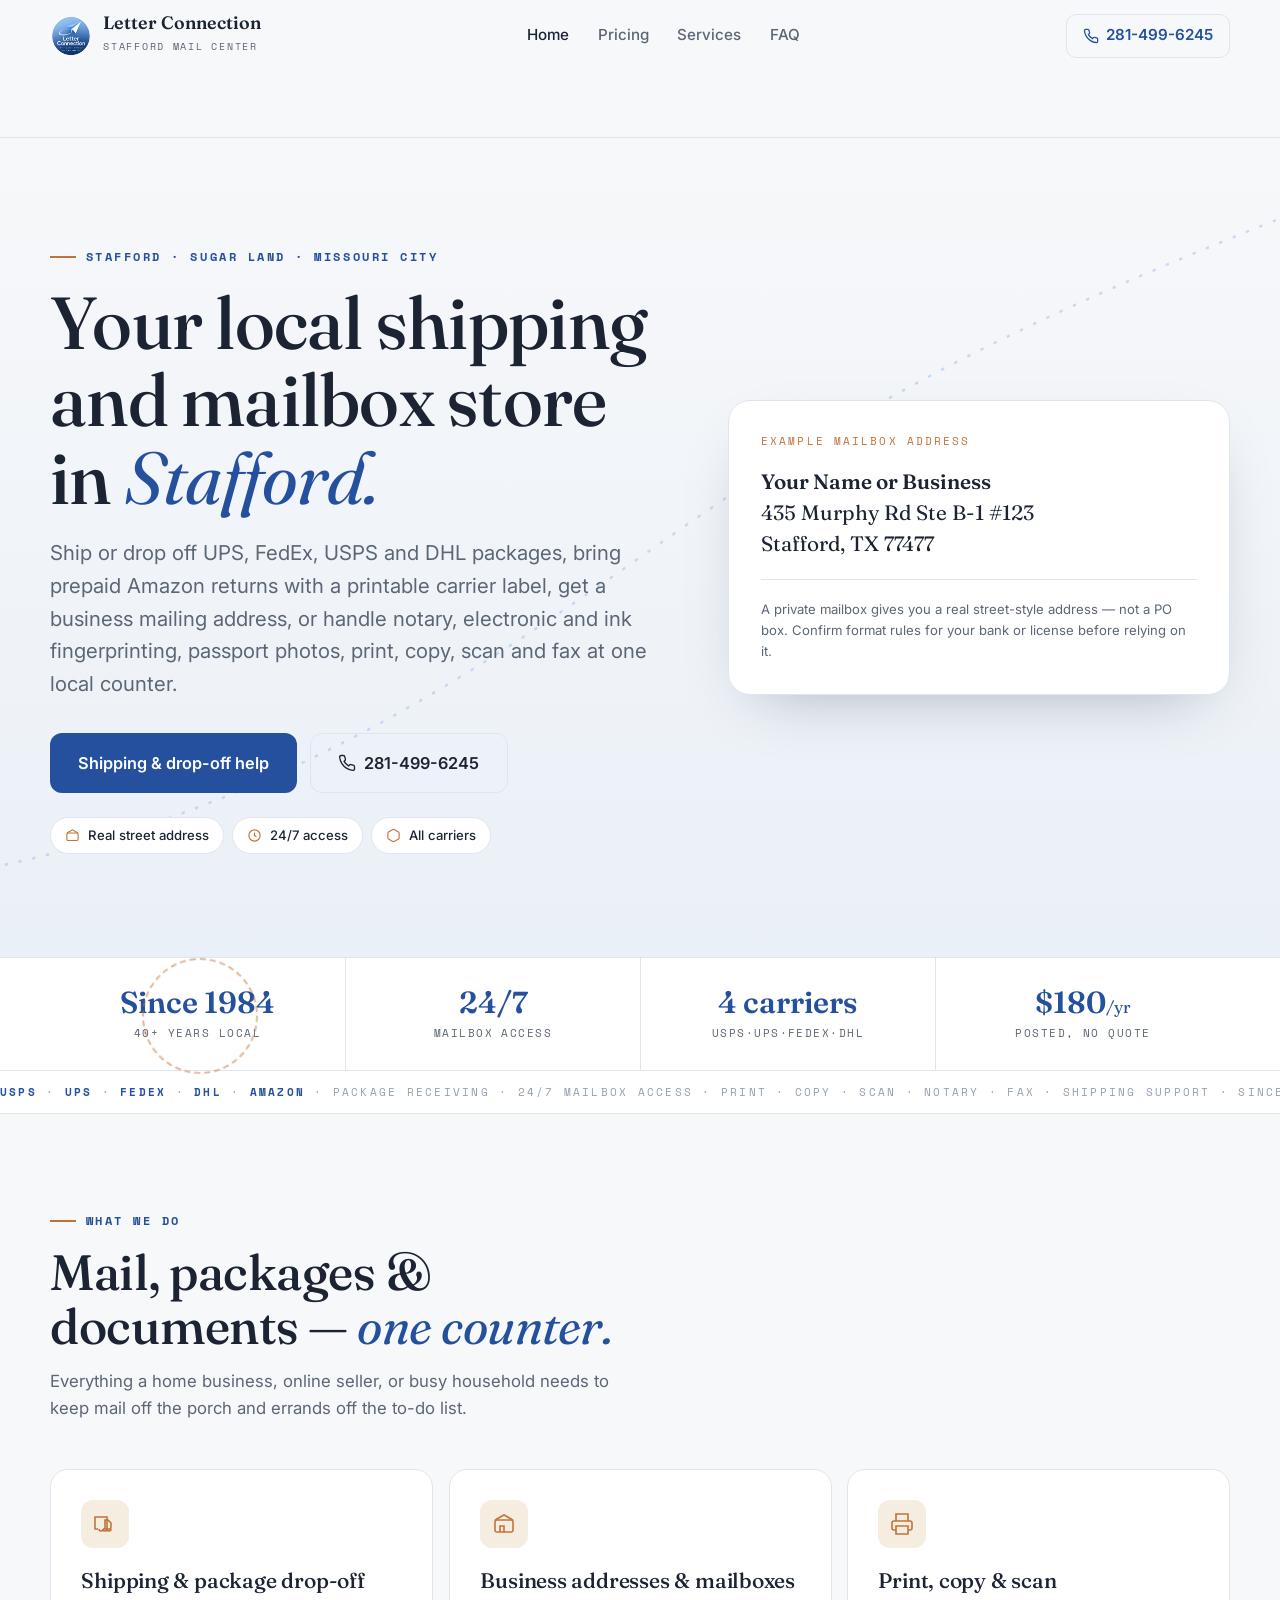
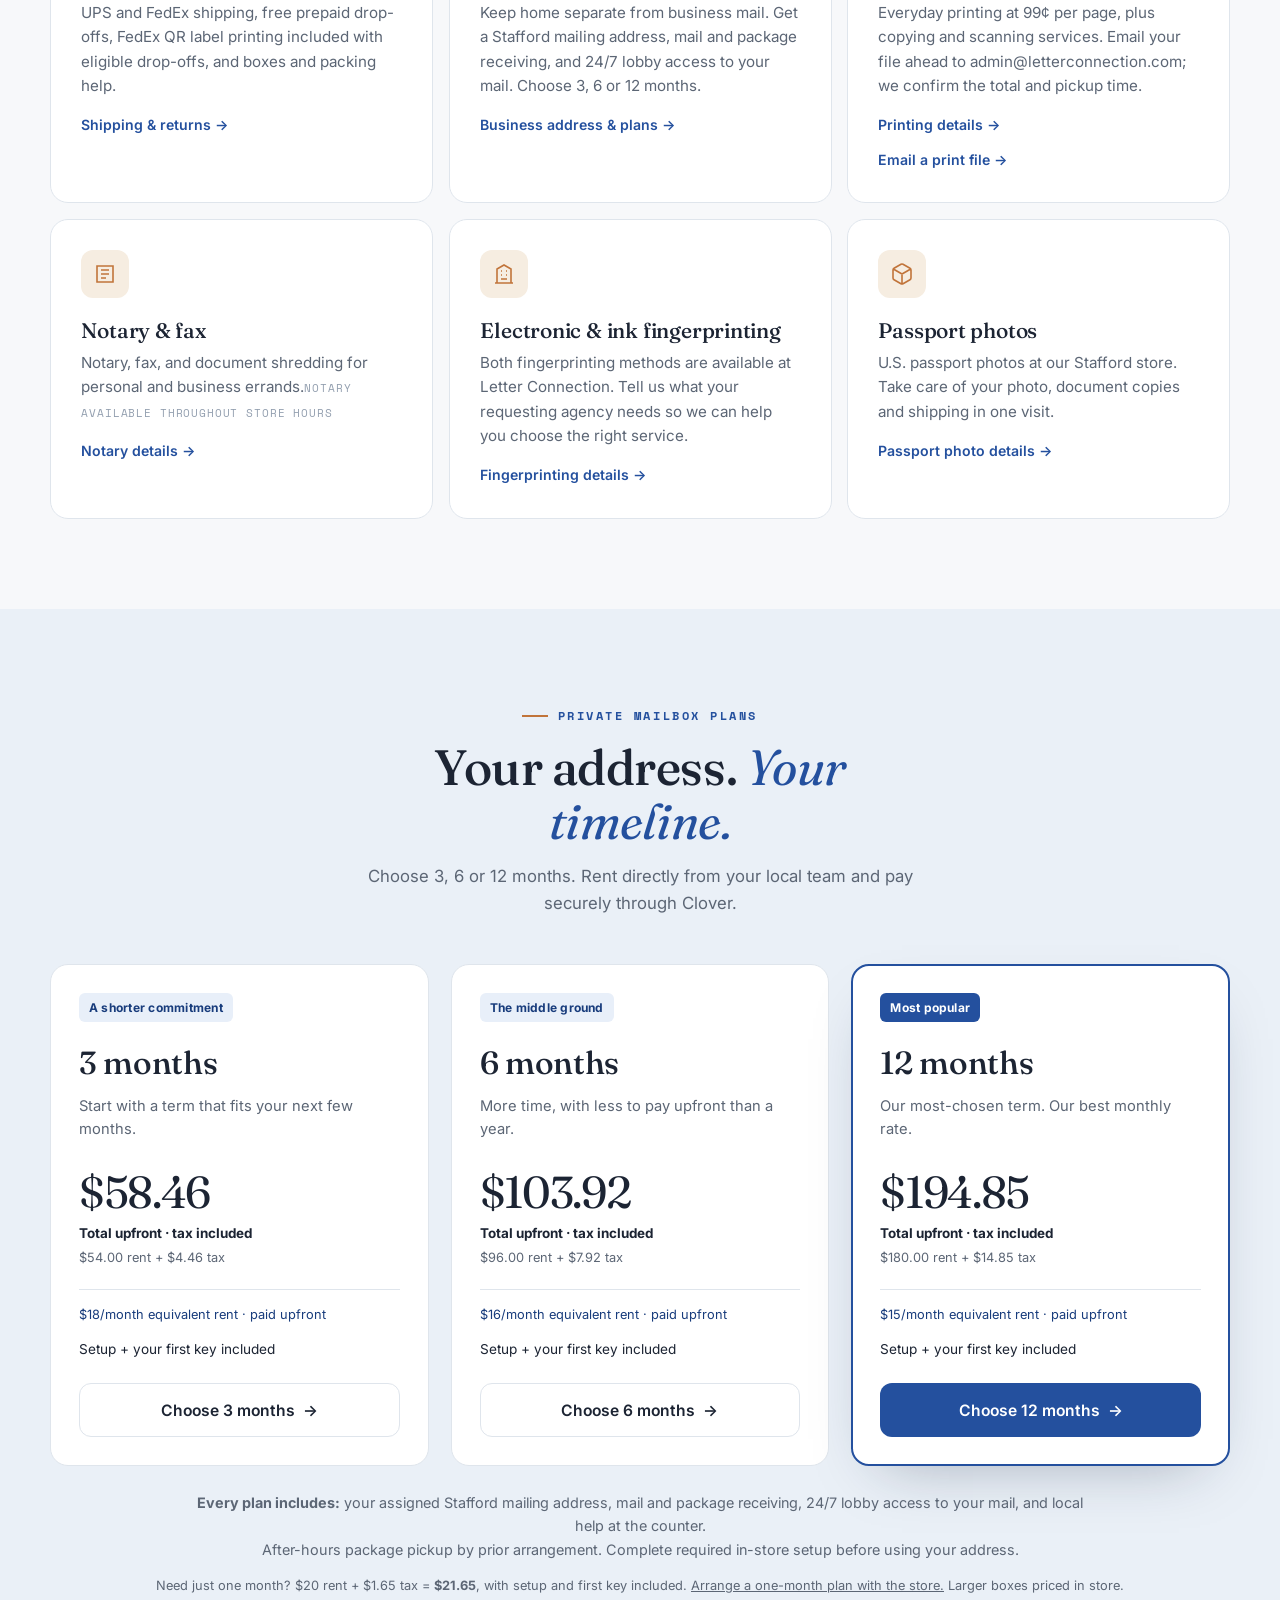
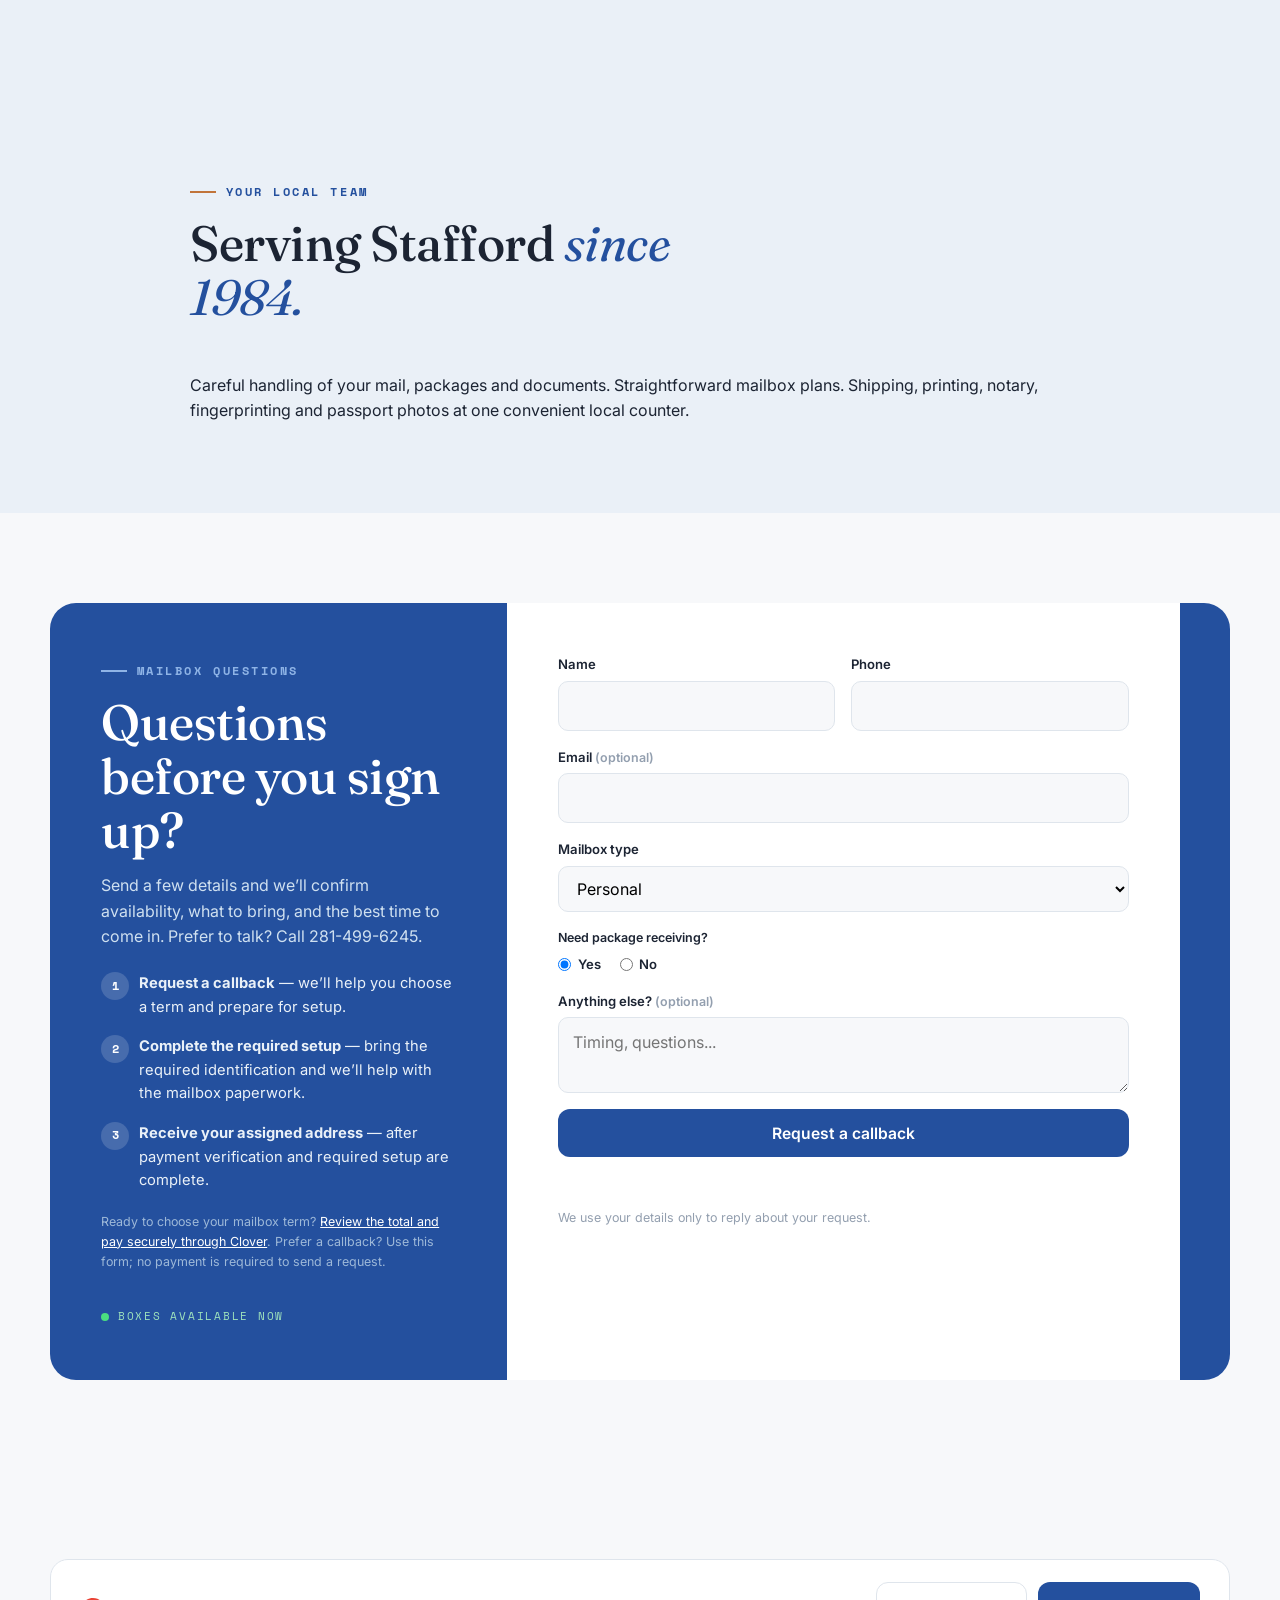
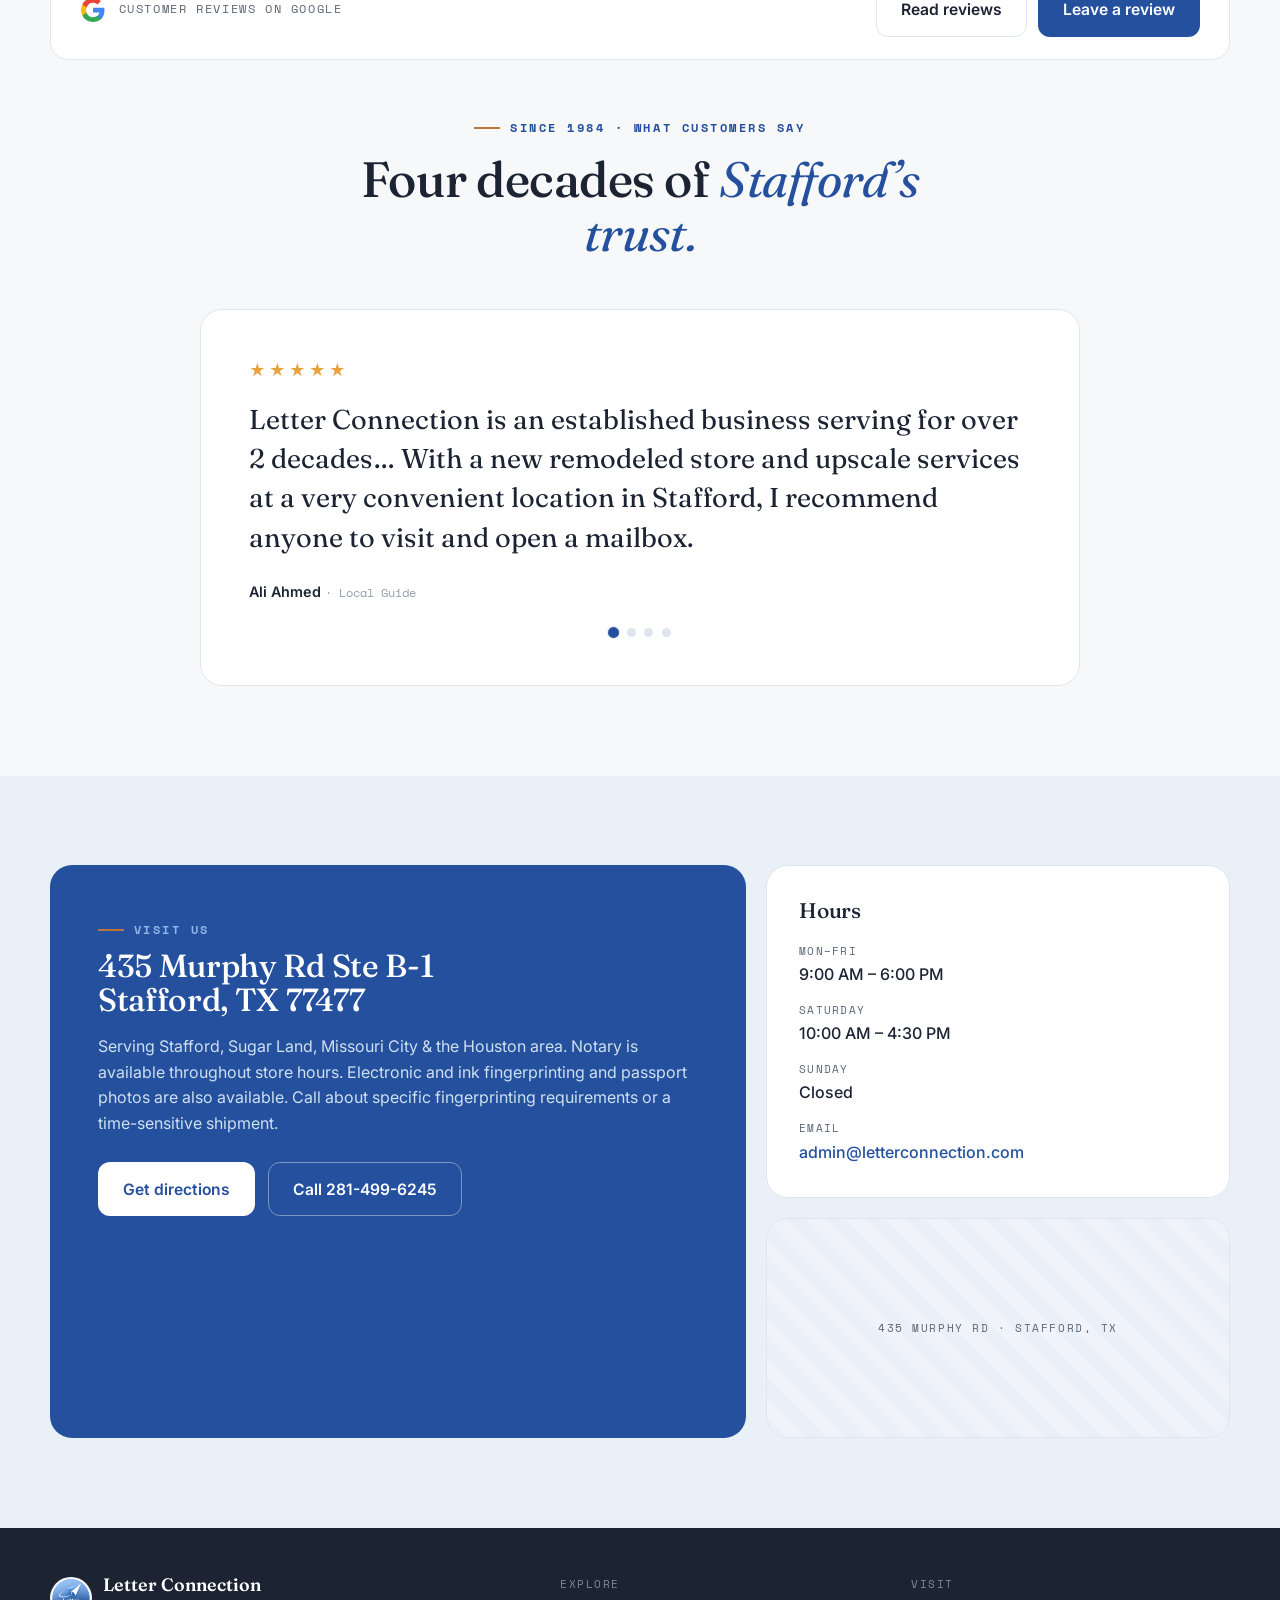
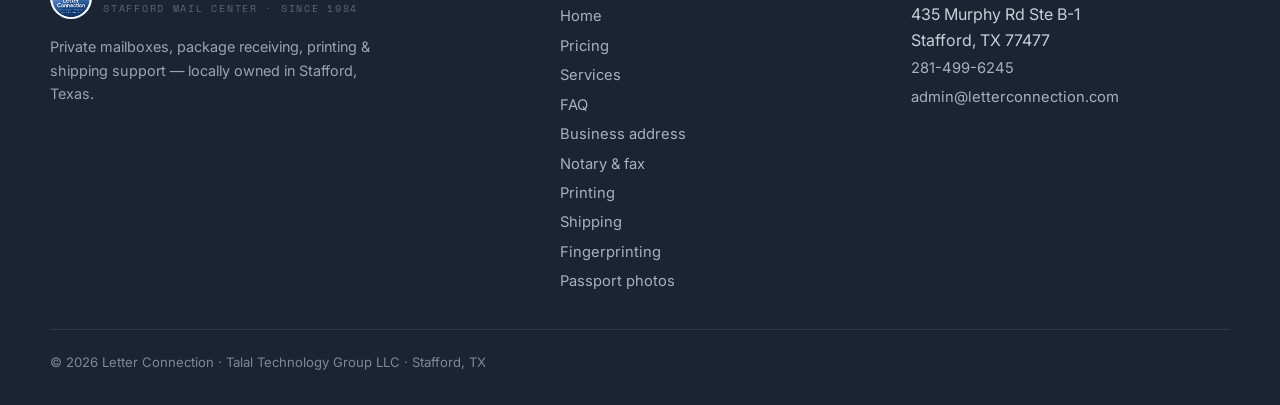
<file: index.html>
<!doctype html>
<html lang="en">
<head>
<meta charset="utf-8">
<meta name="viewport" content="width=device-width,initial-scale=1">
<meta name="google-site-verification" content="2L6JPwQiYEAb0Hzy5OHV17wzpYh338WVy15S4_Crhyc">
<title>UPS &amp; FedEx Drop-Off, Business Addresses &amp; More | Letter Connection</title>
<meta name="description" content="Free prepaid UPS and FedEx drop-offs, business addresses, mailboxes, print, copy, scan, fax, notary, electronic and ink fingerprints, and passport photos in Stafford.">
<link rel="canonical" href="https://letterconnection.com/">
<link rel="icon" href="data:image/svg+xml,%3Csvg xmlns='http://www.w3.org/2000/svg' viewBox='0 0 48 48'%3E%3Crect width='48' height='48' rx='10' fill='%230F4C81'/%3E%3Cpath d='M12 25l24-9-9 20-4-9-11-2z' fill='%23fff'/%3E%3Cpath d='M23 27l13-11' stroke='%2399C6EB' stroke-width='2' fill='none'/%3E%3C/svg%3E">
<link rel="stylesheet" href="styles.css">
<link rel="stylesheet" href="anim.css"><link rel="stylesheet" href="refinements.css">
<script type="application/ld+json">
{"@context": "https://schema.org", "@type": "LocalBusiness", "@id": "https://letterconnection.com/#business", "name": "Letter Connection", "alternateName": "Stafford Mail Center", "description": "Stafford shipping and package drop-off store for UPS, FedEx, USPS and DHL; business mailing addresses and private mailboxes; printing, copying, scanning, fax, notary, electronic and ink fingerprinting, and passport photos.", "image": "https://letterconnection.com/assets/logo-badge.png", "telephone": "+1-281-499-6245", "email": "admin@letterconnection.com", "priceRange": "$$", "foundingDate": "1984", "paymentAccepted": "Cash, Card, Check, Zelle", "address": {"@type": "PostalAddress", "streetAddress": "435 Murphy Rd Suite B-1", "addressLocality": "Stafford", "addressRegion": "TX", "postalCode": "77477", "addressCountry": "US"}, "areaServed": ["Stafford", "Sugar Land", "Missouri City", "Meadows Place", "Houston"], "url": "https://letterconnection.com/", "openingHours": ["Mo-Fr 09:00-18:00", "Sa 10:00-16:30"], "hasMap": "https://www.google.com/maps?cid=6579108284754203653", "sameAs": ["https://www.google.com/maps?cid=6579108284754203653", "https://locations.ups.com/us/en/tx/stafford/authorized-shipping-outlet-298289.html", "https://www.yelp.com/biz/letter-connection-stafford-2", "https://ipostal1.com/?stID=6518", "https://local.fedex.com/en-us/tx/stafford/010a0"], "knowsAbout": ["UPS shipping and package drop-off", "FedEx shipping and package drop-off", "Amazon returns with printable carrier labels", "USPS shipping services", "DHL package drop-off", "Private mailbox rental", "iPostal1 digital mailbox", "Notary public", "Passport photos", "Printing, copying and scanning", "Business mailing addresses", "Electronic fingerprinting", "Ink fingerprinting", "Fax services"]}
</script>
<link rel="stylesheet" href="plans.css"></head>
<body>
<header class="site-head">
  <div class="wrap">
    <a class="brand" href="index.html" aria-label="Letter Connection home">
      <img class="brand-badge" src="assets/logo-badge-small.png" alt="Letter Connection logo">
      <span class="brand-txt"><strong>Letter Connection</strong><span>Stafford Mail Center</span></span>
    </a>
    <nav class="nav">
      <a href="index.html" aria-current="page">Home</a>
      <a href="pricing.html">Pricing</a>
      <a href="services.html">Services</a>
      <a href="faq.html">FAQ</a>
    </nav>
    <a class="head-cta" href="tel:+12814996245"><svg viewBox="0 0 24 24" width="16" height="16" fill="none" stroke="currentColor" stroke-width="1.9"><path d="M22 16.9v3a2 2 0 0 1-2.2 2 19.8 19.8 0 0 1-8.6-3 19.5 19.5 0 0 1-6-6 19.8 19.8 0 0 1-3-8.6A2 2 0 0 1 4.1 2h3a2 2 0 0 1 2 1.7c.1 1 .4 1.9.7 2.8a2 2 0 0 1-.5 2.1L8.1 9.9a16 16 0 0 0 6 6l1.3-1.3a2 2 0 0 1 2.1-.4c.9.3 1.8.6 2.8.7a2 2 0 0 1 1.7 2z"/></svg>281-499-6245</a>
    <button class="burger" aria-label="Menu" data-burger><svg viewBox="0 0 24 24" fill="none" stroke="currentColor" stroke-width="2"><path d="M3 6h18M3 12h18M3 18h18"/></svg></button>
  </div>
  <div class="wrap"><nav class="mnav" data-mnav><a href="index.html">Home</a><a href="pricing.html">Pricing</a><a href="services.html">Services</a><a href="faq.html">FAQ</a><a href="tel:+12814996245">Call 281-499-6245</a></nav></div>
</header>

<section class="hero">
  <div class="wrap">
    <div>
      <span class="eyebrow">Stafford · Sugar Land · Missouri City</span>
      <h1>Your local shipping and mailbox store in <em>Stafford.</em></h1>
      <p class="lead">Ship or drop off UPS, FedEx, USPS and DHL packages, bring prepaid Amazon returns with a printable carrier label, get a business mailing address, or handle notary, electronic and ink fingerprinting, passport photos, print, copy, scan and fax at one local counter.</p>
      <div class="hero-actions">
        <a class="btn btn-primary btn-lg" href="shipping.html">Shipping &amp; drop-off help</a>
        <a class="btn btn-ghost btn-lg" href="tel:+12814996245">
          <svg viewBox="0 0 24 24" fill="none" stroke="currentColor" stroke-width="1.8"><path d="M22 16.9v3a2 2 0 0 1-2.2 2 19.8 19.8 0 0 1-8.6-3 19.5 19.5 0 0 1-6-6 19.8 19.8 0 0 1-3-8.6A2 2 0 0 1 4.1 2h3a2 2 0 0 1 2 1.7c.1 1 .4 1.9.7 2.8a2 2 0 0 1-.5 2.1L8.1 9.9a16 16 0 0 0 6 6l1.3-1.3a2 2 0 0 1 2.1-.4c.9.3 1.8.6 2.8.7a2 2 0 0 1 1.7 2z"/></svg>
          281-499-6245</a>
      </div>
      <div class="hero-badges">
        <span class="pill"><svg viewBox="0 0 24 24" fill="none" stroke="currentColor" stroke-width="1.8"><rect x="3" y="8" width="18" height="12" rx="2"/><path d="M3 8l9-5 9 5"/></svg>Real street address</span>
        <span class="pill"><svg viewBox="0 0 24 24" fill="none" stroke="currentColor" stroke-width="1.8"><circle cx="12" cy="12" r="9"/><path d="M12 7v5l3 2"/></svg>24/7 access</span>
        <span class="pill"><svg viewBox="0 0 24 24" fill="none" stroke="currentColor" stroke-width="1.8"><path d="M21 8v8a2 2 0 0 1-1 1.7l-7 4a2 2 0 0 1-2 0l-7-4A2 2 0 0 1 3 16V8a2 2 0 0 1 1-1.7l7-4a2 2 0 0 1 2 0l7 4A2 2 0 0 1 21 8z"/></svg>All carriers</span>
      </div>
    </div>
    <aside class="hero-card">
      <div class="tag">Example mailbox address</div>
      <p class="addr"><b>Your Name or Business</b><br>435 Murphy Rd Ste B-1 #123<br>Stafford, TX 77477</p>
      <p class="fine">A private mailbox gives you a real street-style address — not a PO box. Confirm format rules for your bank or license before relying on it.</p>
    </aside>
  </div>
</section>

<section class="stats">
  <div class="wrap">
    <div class="stat"><b>Since 1984</b><span>40+ years local</span></div>
    <div class="stat"><b>24/7</b><span>Mailbox access</span></div>
    <div class="stat"><b>4 carriers</b><span>USPS·UPS·FedEx·DHL</span></div>
    <div class="stat"><b>$180<small>/yr</small></b><span>Posted, no quote</span></div>
  </div>
</section>

<div class="ticker" aria-hidden="true">
  <div class="ticker-track">
    <span><b>USPS</b> · <b>UPS</b> · <b>FedEx</b> · <b>DHL</b> · <b>Amazon</b> · Package receiving · 24/7 mailbox access · Print · Copy · Scan · Notary · Fax · Shipping support · Since 1984 ·&nbsp;</span>
    <span><b>USPS</b> · <b>UPS</b> · <b>FedEx</b> · <b>DHL</b> · <b>Amazon</b> · Package receiving · 24/7 mailbox access · Print · Copy · Scan · Notary · Fax · Shipping support · Since 1984 ·&nbsp;</span>
    <span><b>USPS</b> · <b>UPS</b> · <b>FedEx</b> · <b>DHL</b> · <b>Amazon</b> · Package receiving · 24/7 mailbox access · Print · Copy · Scan · Notary · Fax · Shipping support · Since 1984 ·&nbsp;</span>
  </div>
</div>

<section class="section">
  <div class="wrap">
    <div class="sec-head">
      <span class="eyebrow">What we do</span>
      <h2>Mail, packages &amp; documents — <em>one counter.</em></h2>
      <p>Everything a home business, online seller, or busy household needs to keep mail off the porch and errands off the to-do list.</p>
    </div>
    <div class="grid g3">
      <article class="card">
        <div class="ico"><svg viewBox="0 0 24 24" fill="none" stroke="currentColor"><path d="M10 17h4V5H2v12h3m5 0a2 2 0 1 1-4 0m4 0a2 2 0 1 0 4 0m0 0h2a2 2 0 0 0 2-2v-4l-3-3h-3v9M18 17a2 2 0 1 1-4 0"/></svg></div>
        <h3>Shipping &amp; package drop-off</h3><p>UPS and FedEx shipping, free prepaid drop-offs, FedEx QR label printing included with eligible drop-offs, and boxes and packing help.</p><a class="card-more" href="shipping.html">Shipping &amp; returns →</a>
      </article>
      <article class="card">
        <div class="ico"><svg viewBox="0 0 24 24" fill="none" stroke="currentColor"><rect x="3" y="8" width="18" height="12" rx="2"/><path d="M3 8l9-5 9 5M8 20v-6h4v6"/></svg></div>
        <h3>Business addresses &amp; mailboxes</h3><p>Keep home separate from business mail. Get a Stafford mailing address, mail and package receiving, and 24/7 lobby access to your mail. Choose 3, 6 or 12 months.</p><a class="card-more" href="business-address.html">Business address &amp; plans →</a>
      </article>
      <article class="card">
        <div class="ico"><svg viewBox="0 0 24 24" fill="none" stroke="currentColor"><path d="M6 9V2h12v7M6 18H4a2 2 0 0 1-2-2v-5a2 2 0 0 1 2-2h16a2 2 0 0 1 2 2v5a2 2 0 0 1-2 2h-2M6 14h12v8H6z"/></svg></div>
        <h3>Print, copy &amp; scan</h3><p>Everyday printing at 99&cent; per page, plus copying and scanning services. Email your file ahead to admin@letterconnection.com; we confirm the total and pickup time.</p><a class="card-more" href="printing.html">Printing details →</a><a class="card-more" href="mailto:admin@letterconnection.com?subject=Print%20job">Email a print file →</a>
      </article>
      <article class="card">
        <div class="ico"><svg viewBox="0 0 24 24" fill="none" stroke="currentColor"><path d="M4 4h16v16H4zM8 8h8M8 12h8M8 16h5"/></svg></div>
        <h3>Notary &amp; fax</h3><p>Notary, fax, and document shredding for personal and business errands.<span class="note">Notary available throughout store hours</span></p><a class="card-more" href="notary.html">Notary details →</a>
      </article>
      <article class="card">
        <div class="ico"><svg viewBox="0 0 24 24" fill="none" stroke="currentColor"><path d="M3 21h18M5 21V7l7-4 7 4v14M9 9h1m4 0h1M9 13h1m4 0h1M9 17h6"/></svg></div>
        <h3>Electronic &amp; ink fingerprinting</h3><p>Both fingerprinting methods are available at Letter Connection. Tell us what your requesting agency needs so we can help you choose the right service.</p><a class="card-more" href="fingerprinting.html">Fingerprinting details →</a>
      </article>
      <article class="card">
        <div class="ico"><svg viewBox="0 0 24 24" fill="none" stroke="currentColor"><path d="M21 8v8a2 2 0 0 1-1 1.7l-7 4a2 2 0 0 1-2 0l-7-4A2 2 0 0 1 3 16V8a2 2 0 0 1 1-1.7l7-4a2 2 0 0 1 2 0l7 4A2 2 0 0 1 21 8zM3.3 7 12 12l8.7-5M12 22V12"/></svg></div>
        <h3>Passport photos</h3><p>U.S. passport photos at our Stafford store. Take care of your photo, document copies and shipping in one visit.</p><a class="card-more" href="passport-photos.html">Passport photo details →</a>
      </article>
    </div>
  </div>
</section>

<section class="section mailbox-options" id="mailbox-plans" style="background:var(--sand)"><div class="wrap"><div class="sec-head center"><span class="eyebrow">Private mailbox plans</span><h2>Your address. <em>Your timeline.</em></h2><p>Choose 3, 6 or 12 months. Rent directly from your local team and pay securely through Clover.</p></div><div class="plan-grid"><article class="plan-card"><span class="plan-label">A shorter commitment</span><h3>3 months</h3><p class="plan-reason">Start with a term that fits your next few months.</p><div class="plan-price">$58.46</div><p class="plan-upfront">Total upfront · tax included</p><p class="plan-breakdown">$54.00 rent + $4.46 tax</p><p class="plan-equivalent">$18/month equivalent rent · paid upfront</p><p class="plan-key">Setup + your first key included</p><a class="btn btn-ghost" href="reserve.html?term=3">Choose 3 months <span aria-hidden="true">→</span></a></article><article class="plan-card"><span class="plan-label">The middle ground</span><h3>6 months</h3><p class="plan-reason">More time, with less to pay upfront than a year.</p><div class="plan-price">$103.92</div><p class="plan-upfront">Total upfront · tax included</p><p class="plan-breakdown">$96.00 rent + $7.92 tax</p><p class="plan-equivalent">$16/month equivalent rent · paid upfront</p><p class="plan-key">Setup + your first key included</p><a class="btn btn-ghost" href="reserve.html?term=6">Choose 6 months <span aria-hidden="true">→</span></a></article><article class="plan-card popular"><span class="plan-label">Most popular</span><h3>12 months</h3><p class="plan-reason">Our most-chosen term. Our best monthly rate.</p><div class="plan-price">$194.85</div><p class="plan-upfront">Total upfront · tax included</p><p class="plan-breakdown">$180.00 rent + $14.85 tax</p><p class="plan-equivalent">$15/month equivalent rent · paid upfront</p><p class="plan-key">Setup + your first key included</p><a class="btn btn-primary" href="reserve.html?term=12">Choose 12 months <span aria-hidden="true">→</span></a></article></div><div class="plan-shared"><b>Every plan includes:</b> your assigned Stafford mailing address, mail and package receiving, 24/7 lobby access to your mail, and local help at the counter.<br>After-hours package pickup by prior arrangement. Complete required in-store setup before using your address.</div><p class="plan-footnote">Need just one month? $20 rent + $1.65 tax = <b>$21.65</b>, with setup and first key included. <a href="tel:+12814996245">Arrange a one-month plan with the store.</a> Larger boxes priced in store.</p></div></section>

<section class="section" id="our-story" style="background:var(--sand)"><div class="wrap" style="max-width:900px"><div class="sec-head"><span class="eyebrow">Your local team</span><h2>Serving Stafford <em>since 1984.</em></h2></div><p>Careful handling of your mail, packages and documents. Straightforward mailbox plans. Shipping, printing, notary, fingerprinting and passport photos at one convenient local counter.</p></div></section>
<section class="section" id="reserve">
  <div class="wrap">
    <div class="reserve">
      <div class="reserve-info">
        <span class="eyebrow">Mailbox questions</span>
        <h2>Questions before you sign up?</h2>
        <p>Send a few details and we&rsquo;ll confirm availability, what to bring, and the best time to come in. Prefer to talk? Call 281-499-6245.</p>
        <ol class="steps">
          <li><span><b>Request a callback</b> — we&rsquo;ll help you choose a term and prepare for setup.</span></li>
          <li><span><b>Complete the required setup</b> — bring the required identification and we&rsquo;ll help with the mailbox paperwork.</span></li>
          <li><span><b>Receive your assigned address</b> — after payment verification and required setup are complete.</span></li>
        </ol>
        <p class="fine" style="margin-top:1.2rem;color:#9db8d8">Ready to choose your mailbox term? <a href="reserve.html" style="color:#fff;text-decoration:underline">Review the total and pay securely through Clover</a>. Prefer a callback? Use this form; no payment is required to send a request.</p>
        <span class="avail"><i></i>Boxes available now</span>
      </div>
      <form class="reserve-form" action="https://api.web3forms.com/submit" method="POST" data-form>
        <input type="hidden" name="access_key" value="75aa2198-6d1e-4782-9a56-506299caa8a6">
        <input type="hidden" name="subject" value="New mailbox lead — letterconnection.com">
        <input type="hidden" name="from_name" value="Letter Connection website">
        <input type="checkbox" name="botcheck" class="hp" tabindex="-1" autocomplete="off">
        <div class="row2">
          <div class="field"><label for="n">Name</label><input id="n" name="name" required autocomplete="name"></div>
          <div class="field"><label for="p">Phone</label><input id="p" name="phone" type="tel" required autocomplete="tel"></div>
        </div>
        <div class="field"><label for="e">Email <span class="fine">(optional)</span></label><input id="e" name="email" type="email" autocomplete="email"></div>
        <div class="field"><label for="mt">Mailbox type</label><select id="mt" name="mailbox_type"><option>Personal</option><option>Business</option><option>Not sure yet</option></select></div>
        <div class="field"><span class="fine" style="font-weight:600;color:var(--ink)">Need package receiving?</span>
          <div class="radio-row"><label><input type="radio" name="package_receiving" value="Yes" checked> Yes</label><label><input type="radio" name="package_receiving" value="No"> No</label></div></div>
        <div class="field"><label for="m">Anything else? <span class="fine">(optional)</span></label><textarea id="m" name="message" rows="2" placeholder="Timing, questions..."></textarea></div>
        <button class="btn btn-primary" type="submit">Request a callback</button>
        <p class="form-status" data-status role="status" aria-live="polite"></p>
        <p class="fine">We use your details only to reply about your request.</p>
      </form>
    </div>
  </div>
</section>

<section class="section">
  <div class="wrap">
    <div class="rband">
      <div class="g"><svg viewBox="0 0 24 24" width="26" height="26"><path fill="#4285F4" d="M22.6 12.2c0-.8-.1-1.6-.2-2.3H12v4.4h6c-.3 1.4-1 2.6-2.3 3.4v2.8h3.7c2.1-2 3.2-4.9 3.2-8.3z"/><path fill="#34A853" d="M12 23c3 0 5.5-1 7.3-2.7l-3.7-2.8c-1 .7-2.3 1.1-3.6 1.1-2.8 0-5.1-1.9-6-4.4H2.2v2.9C4 20.9 7.7 23 12 23z"/><path fill="#FBBC05" d="M6 14.2a6.6 6.6 0 0 1 0-4.4V6.9H2.2a11 11 0 0 0 0 10.2L6 14.2z"/><path fill="#EA4335" d="M12 5.4c1.6 0 3 .5 4.1 1.6l3.1-3.1C17.5 2.1 15 1 12 1 7.7 1 4 3.1 2.2 6.9L6 9.8c.9-2.5 3.2-4.4 6-4.4z"/></svg><span class="glabel">Customer reviews on Google</span></div>
      <div class="acts"><a class="btn btn-ghost" href="https://www.google.com/maps?cid=6579108284754203653" target="_blank" rel="noopener">Read reviews</a><a class="btn btn-primary" href="https://g.page/r/CQWUmpsgsE1bEBM/review" target="_blank" rel="noopener">Leave a review</a></div>
    </div>
    <div class="sec-head center" style="margin-top:3.2rem">
      <span class="eyebrow">Since 1984 · what customers say</span>
      <h2>Four decades of <em>Stafford&rsquo;s trust.</em></h2>
    </div>
    <div class="tspot" data-tspot>
      <div class="tspot-stage">
        <figure class="tslide is-active"><div class="stars">★★★★★</div><blockquote>Letter Connection is an established business serving for over 2 decades… With a new remodeled store and upscale services at a very convenient location in Stafford, I recommend anyone to visit and open a mailbox.</blockquote><figcaption><b>Ali Ahmed</b> <span>· Local Guide</span></figcaption></figure>
        <figure class="tslide"><div class="stars">★★★★★</div><blockquote>Stopped in on a Saturday and I needed something delivered overnight. They made sure my package was sent off to arrive on time. My taxes made it!!! Verified business with honor and integrity!!!</blockquote><figcaption><b>Daniel Padilla</b> <span>· Google review</span></figcaption></figure>
        <figure class="tslide"><div class="stars">★★★★★</div><blockquote>One stop shop. You can get all your shipping, copies, and faxes done in one place. Highly recommend this place if you need to rent a mailbox as well.</blockquote><figcaption><b>Deanna Orellana</b> <span>· Local Guide</span></figcaption></figure>
        <figure class="tslide"><div class="stars">★★★★★</div><blockquote>Very professional, reasonable and prompt service.</blockquote><figcaption><b>Shaheen Vora</b> <span>· Local Guide</span></figcaption></figure>
      </div>
      <div class="tspot-nav" role="tablist" aria-label="Customer reviews">
        <button class="is-active" aria-label="Review 1"></button>
        <button aria-label="Review 2"></button>
        <button aria-label="Review 3"></button>
        <button aria-label="Review 4"></button>
      </div>
    </div>
  </div>
</section>

<section class="section" style="background:var(--sand)" id="visit">
  <div class="wrap">
    <div class="visit-grid">
      <div class="visit-card">
        <span class="eyebrow" style="color:var(--sky)">Visit us</span>
        <h2>435 Murphy Rd Ste B-1<br>Stafford, TX 77477</h2>
        <p>Serving Stafford, Sugar Land, Missouri City &amp; the Houston area. Notary is available throughout store hours. Electronic and ink fingerprinting and passport photos are also available. Call about specific fingerprinting requirements or a time-sensitive shipment.</p>
        <div class="hero-actions">
          <a class="btn" style="background:#fff;color:var(--navy)" href="https://www.google.com/maps/search/?api=1&query=435+Murphy+Rd+Ste+B-1+Stafford+TX+77477" target="_blank" rel="noopener">Get directions</a>
          <a class="btn btn-ghost" style="border-color:rgba(255,255,255,.4);color:#fff" href="tel:+12814996245">Call 281-499-6245</a>
        </div>
      </div>
      <div class="hours">
        <h3 style="font-family:var(--serif);margin-bottom:1.2rem">Hours</h3>
        <dl>
          <div><dt>Mon–Fri</dt><dd>9:00 AM – 6:00 PM</dd></div>
          <div><dt>Saturday</dt><dd>10:00 AM – 4:30 PM</dd></div>
          <div><dt>Sunday</dt><dd>Closed</dd></div>
          <div><dt>Email</dt><dd><a href="mailto:admin@letterconnection.com" style="color:var(--navy)">admin@letterconnection.com</a></dd></div>
        </dl>
      </div>
      <div class="map-card">
        <div class="map-fallback" aria-hidden="true">
          <p>435 Murphy Rd · Stafford, TX</p>
        </div>
        <iframe src="https://www.google.com/maps?q=Letter+Connection,+435+Murphy+Rd+Ste+B-1,+Stafford,+TX+77477&output=embed" loading="lazy" title="Map to Letter Connection, 435 Murphy Rd Ste B-1, Stafford TX" referrerpolicy="no-referrer-when-downgrade" allowfullscreen></iframe>
      </div>
    </div>
  </div>
</section>

<footer class="site-foot">
  <div class="wrap">
    <div>
      <div class="brand" style="margin-bottom:1rem">
        <img class="brand-badge" src="assets/logo-badge-small.png" alt="Letter Connection logo">
        <span class="brand-txt"><strong>Letter Connection</strong><span>Stafford Mail Center · Since 1984</span></span>
      </div>
      <p style="max-width:22rem;font-size:.9rem;color:#9AA4B2">Private mailboxes, package receiving, printing &amp; shipping support — locally owned in Stafford, Texas.</p>
    </div>
    <div><div class="foot-h">Explore</div><a href="index.html">Home</a><br><a href="pricing.html">Pricing</a><br><a href="services.html">Services</a><br><a href="faq.html">FAQ</a><br><a href="business-address.html">Business address</a><br><a href="notary.html">Notary &amp; fax</a><br><a href="printing.html">Printing</a><br><a href="shipping.html">Shipping</a><br><a href="fingerprinting.html">Fingerprinting</a><br><a href="passport-photos.html">Passport photos</a></div>
    <div><div class="foot-h">Visit</div>435 Murphy Rd Ste B-1<br>Stafford, TX 77477<br><a href="tel:+12814996245">281-499-6245</a><br><a href="mailto:admin@letterconnection.com">admin@letterconnection.com</a></div>
  </div>
  <div class="wrap foot-bottom">© <span id="yr"></span> Letter Connection · Talal Technology Group LLC · Stafford, TX</div>
</footer>

<nav class="mobar" aria-label="Quick actions">
  <a href="tel:+12814996245"><svg viewBox="0 0 24 24" fill="none" stroke="currentColor" stroke-width="1.9"><path d="M22 16.9v3a2 2 0 0 1-2.2 2 19.8 19.8 0 0 1-8.6-3 19.5 19.5 0 0 1-6-6 19.8 19.8 0 0 1-3-8.6A2 2 0 0 1 4.1 2h3a2 2 0 0 1 2 1.7c.1 1 .4 1.9.7 2.8a2 2 0 0 1-.5 2.1L8.1 9.9a16 16 0 0 0 6 6l1.3-1.3a2 2 0 0 1 2.1-.4c.9.3 1.8.6 2.8.7a2 2 0 0 1 1.7 2z"/></svg>Call</a>
  <a class="pri" href="reserve.html"><svg viewBox="0 0 24 24" fill="none" stroke="currentColor" stroke-width="1.9"><rect x="3" y="5" width="18" height="14" rx="2"/><path d="m3 7 9 6 9-6"/></svg>Reserve</a>
  <a href="https://www.google.com/maps/search/?api=1&query=435+Murphy+Rd+Ste+B-1+Stafford+TX+77477" target="_blank" rel="noopener"><svg viewBox="0 0 24 24" fill="none" stroke="currentColor" stroke-width="1.9"><path d="M21 10c0 6-9 12-9 12s-9-6-9-12a9 9 0 0 1 18 0z"/><circle cx="12" cy="10" r="3"/></svg>Directions</a>
</nav>
<script src="app.js"></script>
<script src="anim.js"></script>
</body>
</html>
</file>
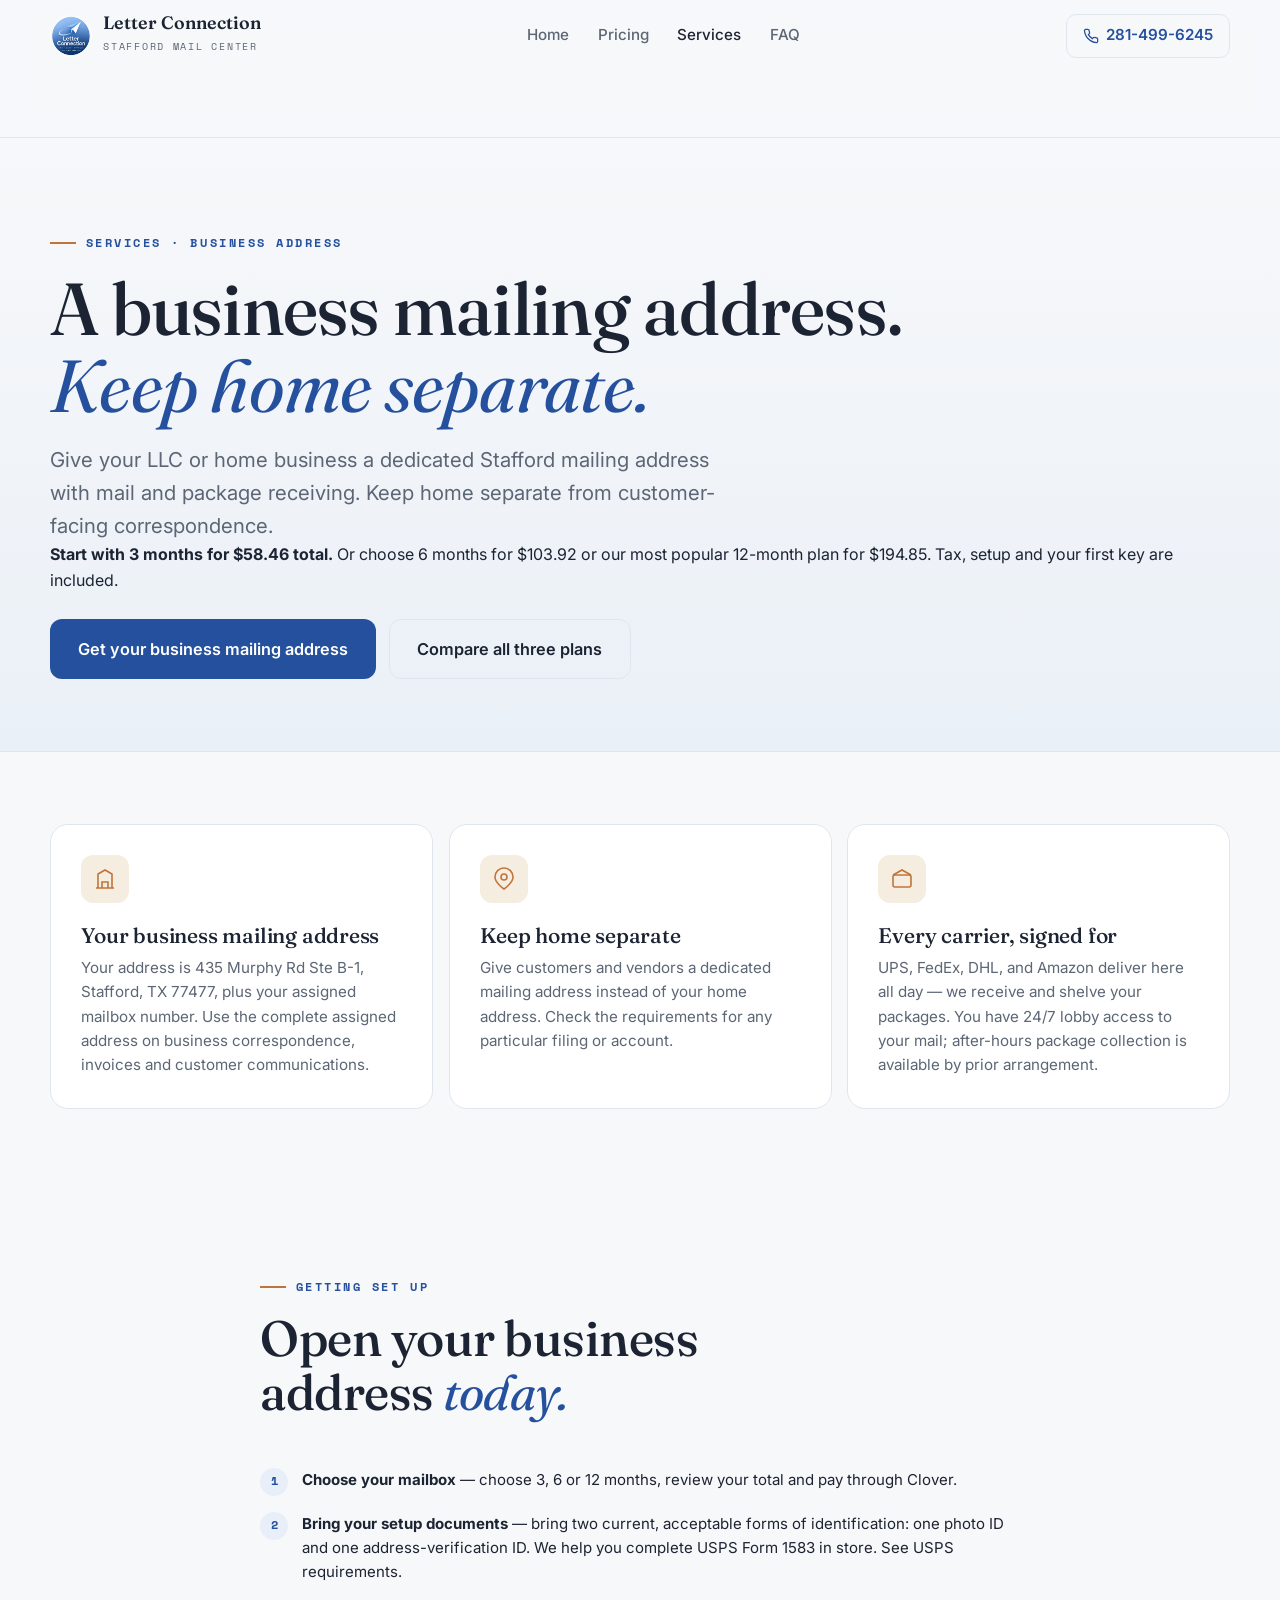
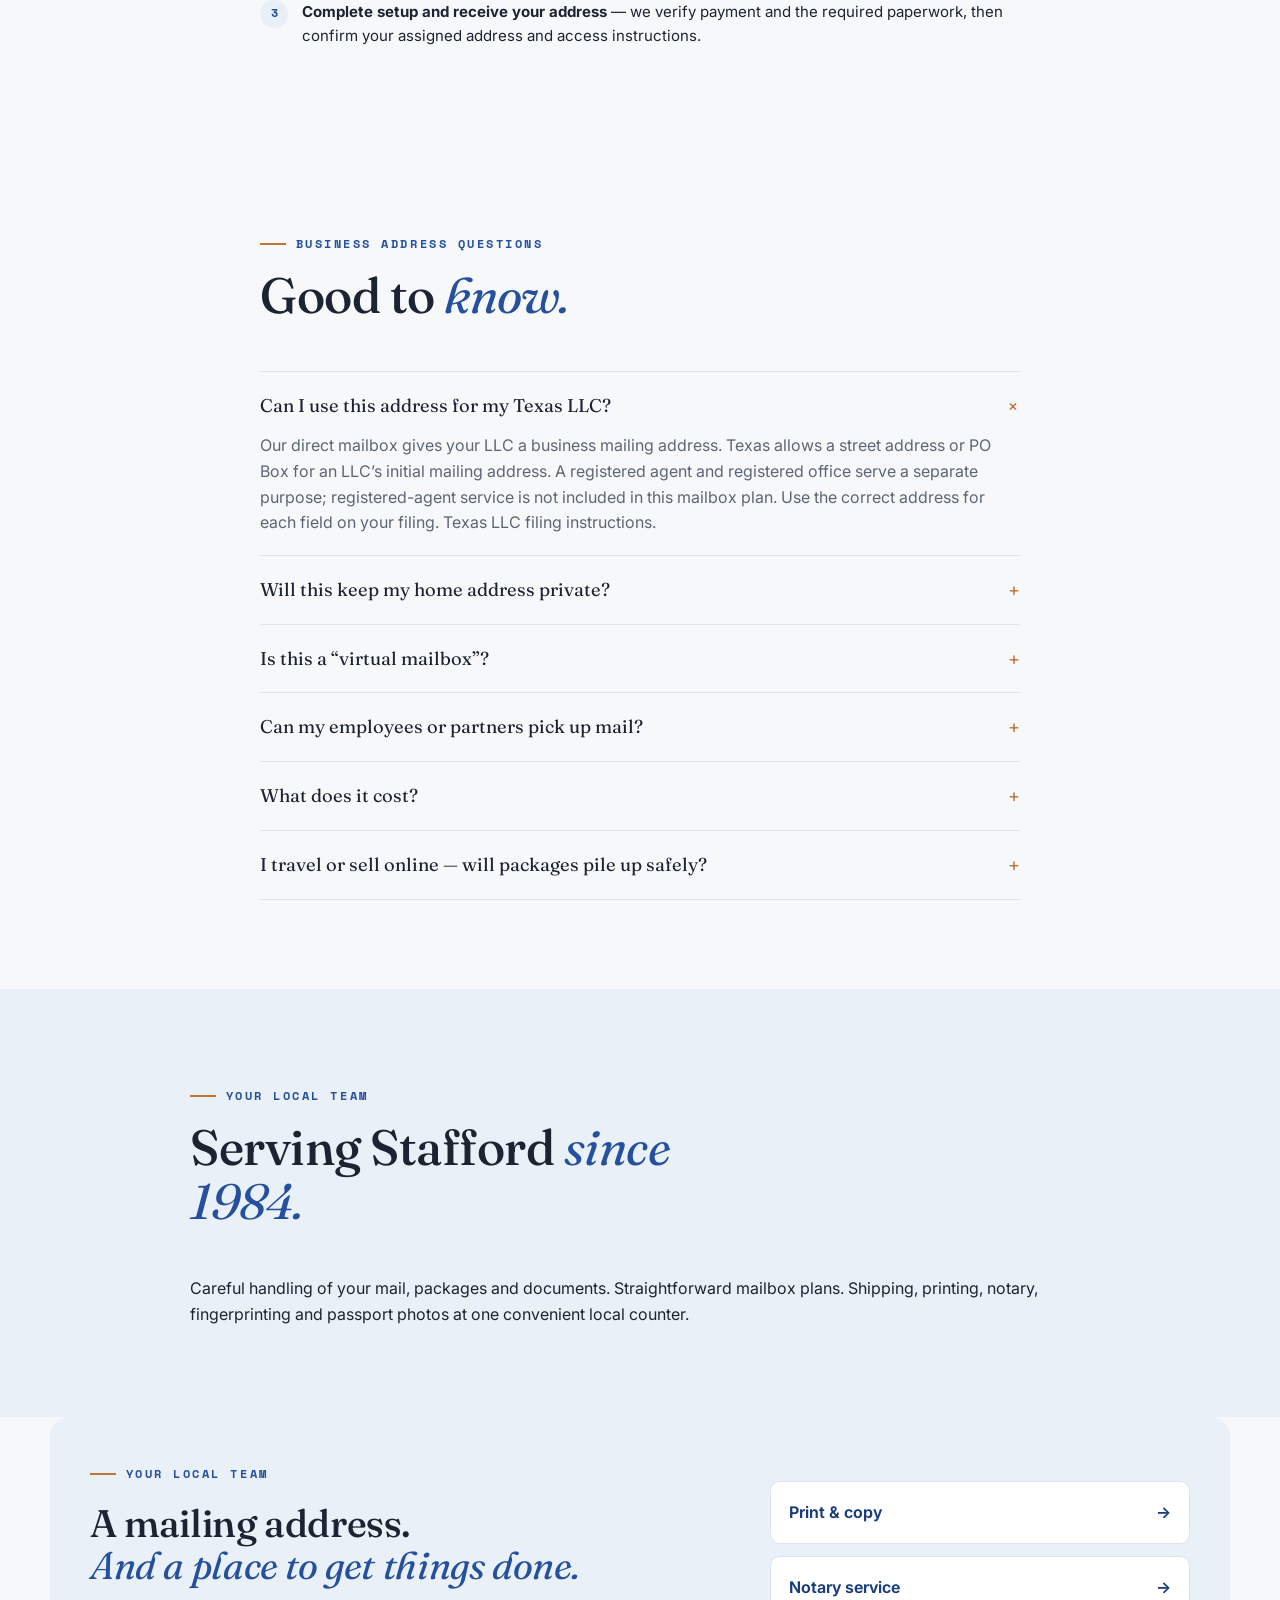
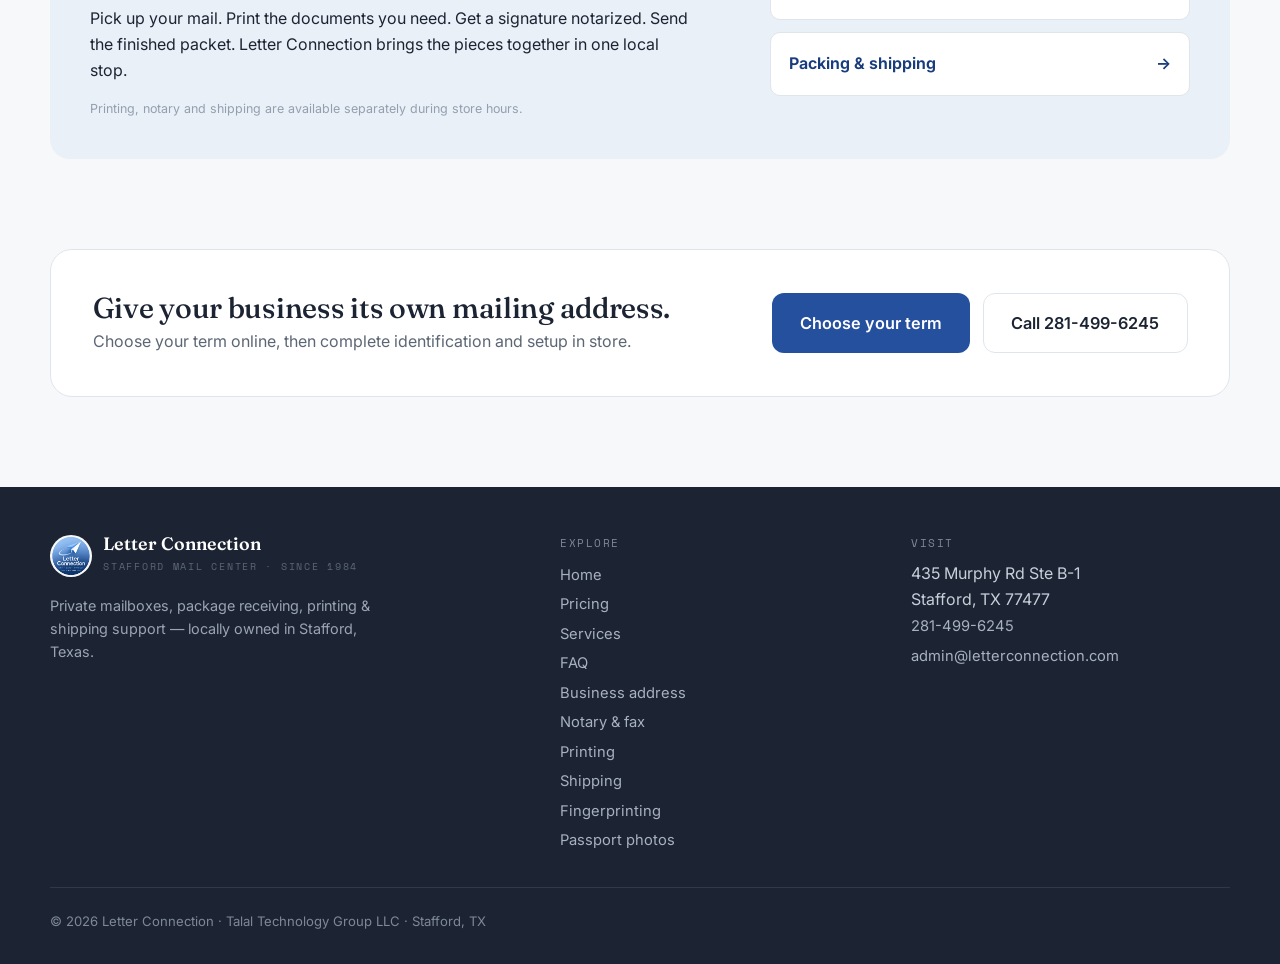
<file: business-address.html>
<!doctype html>
<html lang="en">
<head>
<meta charset="utf-8">
<meta name="viewport" content="width=device-width,initial-scale=1">
<title>Business Address for Your LLC in Stafford, TX | Letter Connection</title>
<meta name="description" content="Keep home separate from business mail. Get a Stafford business mailing address with direct Clover signup: 3, 6 or 12 months. Setup and first key included.">
<link rel="canonical" href="https://letterconnection.com/business-address.html">
<link rel="icon" href="data:image/svg+xml,%3Csvg xmlns='http://www.w3.org/2000/svg' viewBox='0 0 48 48'%3E%3Crect width='48' height='48' rx='10' fill='%230F4C81'/%3E%3Cpath d='M12 25l24-9-9 20-4-9-11-2z' fill='%23fff'/%3E%3Cpath d='M23 27l13-11' stroke='%2399C6EB' stroke-width='2' fill='none'/%3E%3C/svg%3E">
<link rel="stylesheet" href="styles.css">
<link rel="stylesheet" href="anim.css">
<link rel="stylesheet" href="plans.css"><script type="application/ld+json">{"@context": "https://schema.org", "@type": "Service", "name": "Business mailing addresses and private mailboxes in Stafford", "serviceType": ["Business mailing address", "Private mailbox rental"], "provider": {"@id": "https://letterconnection.com/#business"}, "url": "https://letterconnection.com/business-address.html", "areaServed": ["Stafford", "Sugar Land", "Missouri City", "Meadows Place"]}</script></head>
<body>
<header class="site-head">
  <div class="wrap">
    <a class="brand" href="index.html" aria-label="Letter Connection home">
      <img class="brand-badge" src="assets/logo-badge-small.png" alt="Letter Connection logo">
      <span class="brand-txt"><strong>Letter Connection</strong><span>Stafford Mail Center</span></span>
    </a>
    <nav class="nav">
      <a href="index.html">Home</a>
      <a href="pricing.html">Pricing</a>
      <a href="services.html" aria-current="page">Services</a>
      <a href="faq.html">FAQ</a>
    </nav>
    <a class="head-cta" href="tel:+12814996245"><svg viewBox="0 0 24 24" width="16" height="16" fill="none" stroke="currentColor" stroke-width="1.9"><path d="M22 16.9v3a2 2 0 0 1-2.2 2 19.8 19.8 0 0 1-8.6-3 19.5 19.5 0 0 1-6-6 19.8 19.8 0 0 1-3-8.6A2 2 0 0 1 4.1 2h3a2 2 0 0 1 2 1.7c.1 1 .4 1.9.7 2.8a2 2 0 0 1-.5 2.1L8.1 9.9a16 16 0 0 0 6 6l1.3-1.3a2 2 0 0 1 2.1-.4c.9.3 1.8.6 2.8.7a2 2 0 0 1 1.7 2z"/></svg>281-499-6245</a>
    <button class="burger" aria-label="Menu" data-burger><svg viewBox="0 0 24 24" fill="none" stroke="currentColor" stroke-width="2"><path d="M3 6h18M3 12h18M3 18h18"/></svg></button>
  </div>
  <div class="wrap"><nav class="mnav" data-mnav><a href="index.html">Home</a><a href="pricing.html">Pricing</a><a href="services.html">Services</a><a href="faq.html">FAQ</a><a href="tel:+12814996245">Call 281-499-6245</a></nav></div>
</header>
<section class="page-head">
  <div class="wrap">
    <span class="eyebrow">Services &#183; Business address</span>
    <h1>A business mailing address.<br><em>Keep home separate.</em></h1>
    <p class="lead">Give your LLC or home business a dedicated Stafford mailing address with mail and package receiving. Keep home separate from customer-facing correspondence.</p>
    <p><b>Start with 3 months for $58.46 total.</b> Or choose 6 months for $103.92 or our most popular 12-month plan for $194.85. Tax, setup and your first key are included.</p><div class="hero-actions" style="margin-top:1.6rem">
      <a class="btn btn-primary btn-lg" href="reserve.html">Get your business mailing address</a>
      <a class="btn btn-ghost btn-lg" href="pricing.html">Compare all three plans</a>
    </div>
  </div>
</section>

<section class="section" style="padding-top:clamp(40px,6vw,72px)">
  <div class="wrap">
    <div class="grid g3">
      <article class="card">
        <div class="ico"><svg viewBox="0 0 24 24" fill="none" stroke="currentColor"><path d="M3 21h18M5 21V7l7-4 7 4v14M9 21v-6h6v6"/></svg></div>
        <h3>Your business mailing address</h3><p>Your address is 435 Murphy Rd Ste B-1, Stafford, TX 77477, plus your assigned mailbox number. Use the complete assigned address on business correspondence, invoices and customer communications.</p>
      </article>
      <article class="card">
        <div class="ico"><svg viewBox="0 0 24 24" fill="none" stroke="currentColor"><path d="M21 10c0 6-9 12-9 12s-9-6-9-12a9 9 0 0 1 18 0z"/><circle cx="12" cy="10" r="3"/></svg></div>
        <h3>Keep home separate</h3><p>Give customers and vendors a dedicated mailing address instead of your home address. Check the requirements for any particular filing or account.</p>
      </article>
      <article class="card">
        <div class="ico"><svg viewBox="0 0 24 24" fill="none" stroke="currentColor"><rect x="3" y="8" width="18" height="12" rx="2"/><path d="M3 8l9-5 9 5"/></svg></div>
        <h3>Every carrier, signed for</h3><p>UPS, FedEx, DHL, and Amazon deliver here all day &#8212; we receive and shelve your packages. You have 24/7 lobby access to your mail; after-hours package collection is available by prior arrangement.</p>
      </article>
    </div>
  </div>
</section>



<section class="section" style="padding-top:clamp(40px,6vw,72px)">
  <div class="wrap" style="max-width:760px">
    <div class="sec-head">
      <span class="eyebrow">Getting set up</span>
      <h2>Open your business address <em>today.</em></h2>
    </div>
    <ol class="steps">
      <li><span><b>Choose your mailbox</b> &#8212; choose 3, 6 or 12 months, review your total and pay through Clover.</span></li>
      <li><span><b>Bring your setup documents</b> &#8212; bring two current, acceptable forms of identification: one photo ID and one address-verification ID. We help you complete USPS Form 1583 in store. <a href="https://faq.usps.com/articles/Knowledge/Commercial-Mail-Receiving-Agency-CMRA" target="_blank" rel="noopener">See USPS requirements.</a></span></li>
      <li><span><b>Complete setup and receive your address</b> &#8212; we verify payment and the required paperwork, then confirm your assigned address and access instructions.</span></li>
    </ol>
  </div>
</section>

<section class="section">
  <div class="wrap" style="max-width:760px">
    <div class="sec-head">
      <span class="eyebrow">Business address questions</span>
      <h2>Good to <em>know.</em></h2>
    </div>
    <div class="faq">
      <details open><summary>Can I use this address for my Texas LLC?</summary><p>Our direct mailbox gives your LLC a business mailing address. Texas allows a street address or PO Box for an LLC&rsquo;s initial mailing address. A registered agent and registered office serve a separate purpose; registered-agent service is not included in this mailbox plan. Use the correct address for each field on your filing. <a href="https://www.sos.texas.gov/corp/instructions/205.shtml" target="_blank" rel="noopener">Texas LLC filing instructions</a>.</p></details><details><summary>Will this keep my home address private?</summary><p>Use your assigned business mailing address on invoices, customer correspondence and other places that accept a mailing address. Renting a mailbox does not remove an address from earlier filings or replace every physical-address requirement. For a new LLC, review the mailing, governing-person and registered-office fields before filing.</p></details>
      <details><summary>Is this a &ldquo;virtual mailbox&rdquo;?</summary><p>Our direct mailbox is a physical mailbox rented from Letter Connection, with payment through our Clover checkout and local help at the counter. For app-based remote mail management, we also offer a separate <a href="https://ipostal1.com/?stID=6518" target="_blank" rel="noopener" style="color:var(--navy)">iPostal1 option at this location</a>. Its plans, payment and service allowances are separate from our direct mailbox.</p></details>
      <details><summary>Can my employees or partners pick up mail?</summary><p>Yes &#8212; you can list authorized recipients on your account, and each one is covered by the same USPS Form 1583 process.</p></details>
      <details><summary>What does it cost?</summary><p>$180 per year (about $15/month), with setup and your first key included, plus $14.85 tax: <b>$194.85 initially</b> for a new annual standard mailbox. Existing customers retain their agreed renewal terms. All three signup options are on the <a href="pricing.html" style="color:var(--navy)">pricing page</a>.</p></details>
      <details><summary>I travel or sell online &#8212; will packages pile up safely?</summary><p>We receive and hold packages at the store. Tell us ahead of time if you expect a large item, extended storage or an after-hours pickup. For collection after closing, wait for confirmation that your package has been staged.</p></details>
    </div>
  </div>
</section>

<section class="section" id="our-story" style="background:var(--sand)"><div class="wrap" style="max-width:900px"><div class="sec-head"><span class="eyebrow">Your local team</span><h2>Serving Stafford <em>since 1984.</em></h2></div><p>Careful handling of your mail, packages and documents. Straightforward mailbox plans. Shipping, printing, notary, fingerprinting and passport photos at one convenient local counter.</p></div></section>
<section class="section" id="one-stop" style="padding-top:0"><div class="wrap"><div class="journey"><div><span class="eyebrow">Your local team</span><h2>A mailing address.<br><em>And a place to get things done.</em></h2><p>Pick up your mail. Print the documents you need. Get a signature notarized. Send the finished packet. Letter Connection brings the pieces together in one local stop.</p><p class="fine">Printing, notary and shipping are available separately during store hours.</p></div><div class="journey-links"><a href="printing.html">Print &amp; copy <span>→</span></a><a href="notary.html">Notary service <span>→</span></a><a href="shipping.html">Packing &amp; shipping <span>→</span></a></div></div></div></section>
<section class="section" style="padding-top:0">
  <div class="wrap">
    <div class="cta-band">
      <div>
        <h2 style="margin:0 0 .4rem;font-size:1.8rem">Give your business its own mailing address.</h2>
        <p style="margin:0;color:var(--muted)">Choose your term online, then complete identification and setup in store.</p>
      </div>
      <div class="hero-actions">
        <a class="btn btn-primary btn-lg" href="reserve.html">Choose your term</a>
        <a class="btn btn-ghost btn-lg" href="tel:+12814996245">Call 281-499-6245</a>
      </div>
    </div>
  </div>
</section><footer class="site-foot">
  <div class="wrap">
    <div>
      <div class="brand" style="margin-bottom:1rem">
        <img class="brand-badge" src="assets/logo-badge-small.png" alt="Letter Connection logo">
        <span class="brand-txt"><strong>Letter Connection</strong><span>Stafford Mail Center &#183; Since 1984</span></span>
      </div>
      <p style="max-width:22rem;font-size:.9rem;color:#9AA4B2">Private mailboxes, package receiving, printing &amp; shipping support &#8212; locally owned in Stafford, Texas.</p>
    </div>
    <div><div class="foot-h">Explore</div><a href="index.html">Home</a><br><a href="pricing.html">Pricing</a><br><a href="services.html">Services</a><br><a href="faq.html">FAQ</a><br><a href="business-address.html">Business address</a><br><a href="notary.html">Notary &amp; fax</a><br><a href="printing.html">Printing</a><br><a href="shipping.html">Shipping</a><br><a href="fingerprinting.html">Fingerprinting</a><br><a href="passport-photos.html">Passport photos</a></div>
    <div><div class="foot-h">Visit</div>435 Murphy Rd Ste B-1<br>Stafford, TX 77477<br><a href="tel:+12814996245">281-499-6245</a><br><a href="mailto:admin@letterconnection.com">admin@letterconnection.com</a></div>
  </div>
  <div class="wrap foot-bottom">&#169; <span id="yr"></span> Letter Connection &#183; Talal Technology Group LLC &#183; Stafford, TX</div>
</footer>

<nav class="mobar" aria-label="Quick actions">
  <a href="tel:+12814996245"><svg viewBox="0 0 24 24" fill="none" stroke="currentColor" stroke-width="1.9"><path d="M22 16.9v3a2 2 0 0 1-2.2 2 19.8 19.8 0 0 1-8.6-3 19.5 19.5 0 0 1-6-6 19.8 19.8 0 0 1-3-8.6A2 2 0 0 1 4.1 2h3a2 2 0 0 1 2 1.7c.1 1 .4 1.9.7 2.8a2 2 0 0 1-.5 2.1L8.1 9.9a16 16 0 0 0 6 6l1.3-1.3a2 2 0 0 1 2.1-.4c.9.3 1.8.6 2.8.7a2 2 0 0 1 1.7 2z"/></svg>Call</a>
  <a class="pri" href="reserve.html"><svg viewBox="0 0 24 24" fill="none" stroke="currentColor" stroke-width="1.9"><rect x="3" y="5" width="18" height="14" rx="2"/><path d="m3 7 9 6 9-6"/></svg>Reserve</a>
  <a href="https://www.google.com/maps/search/?api=1&query=435+Murphy+Rd+Ste+B-1+Stafford+TX+77477" target="_blank" rel="noopener"><svg viewBox="0 0 24 24" fill="none" stroke="currentColor" stroke-width="1.9"><path d="M21 10c0 6-9 12-9 12s-9-6-9-12a9 9 0 0 1 18 0z"/><circle cx="12" cy="10" r="3"/></svg>Directions</a>
</nav>
<script src="app.js"></script>
<script src="anim.js"></script>
</body>
</html>
</file>
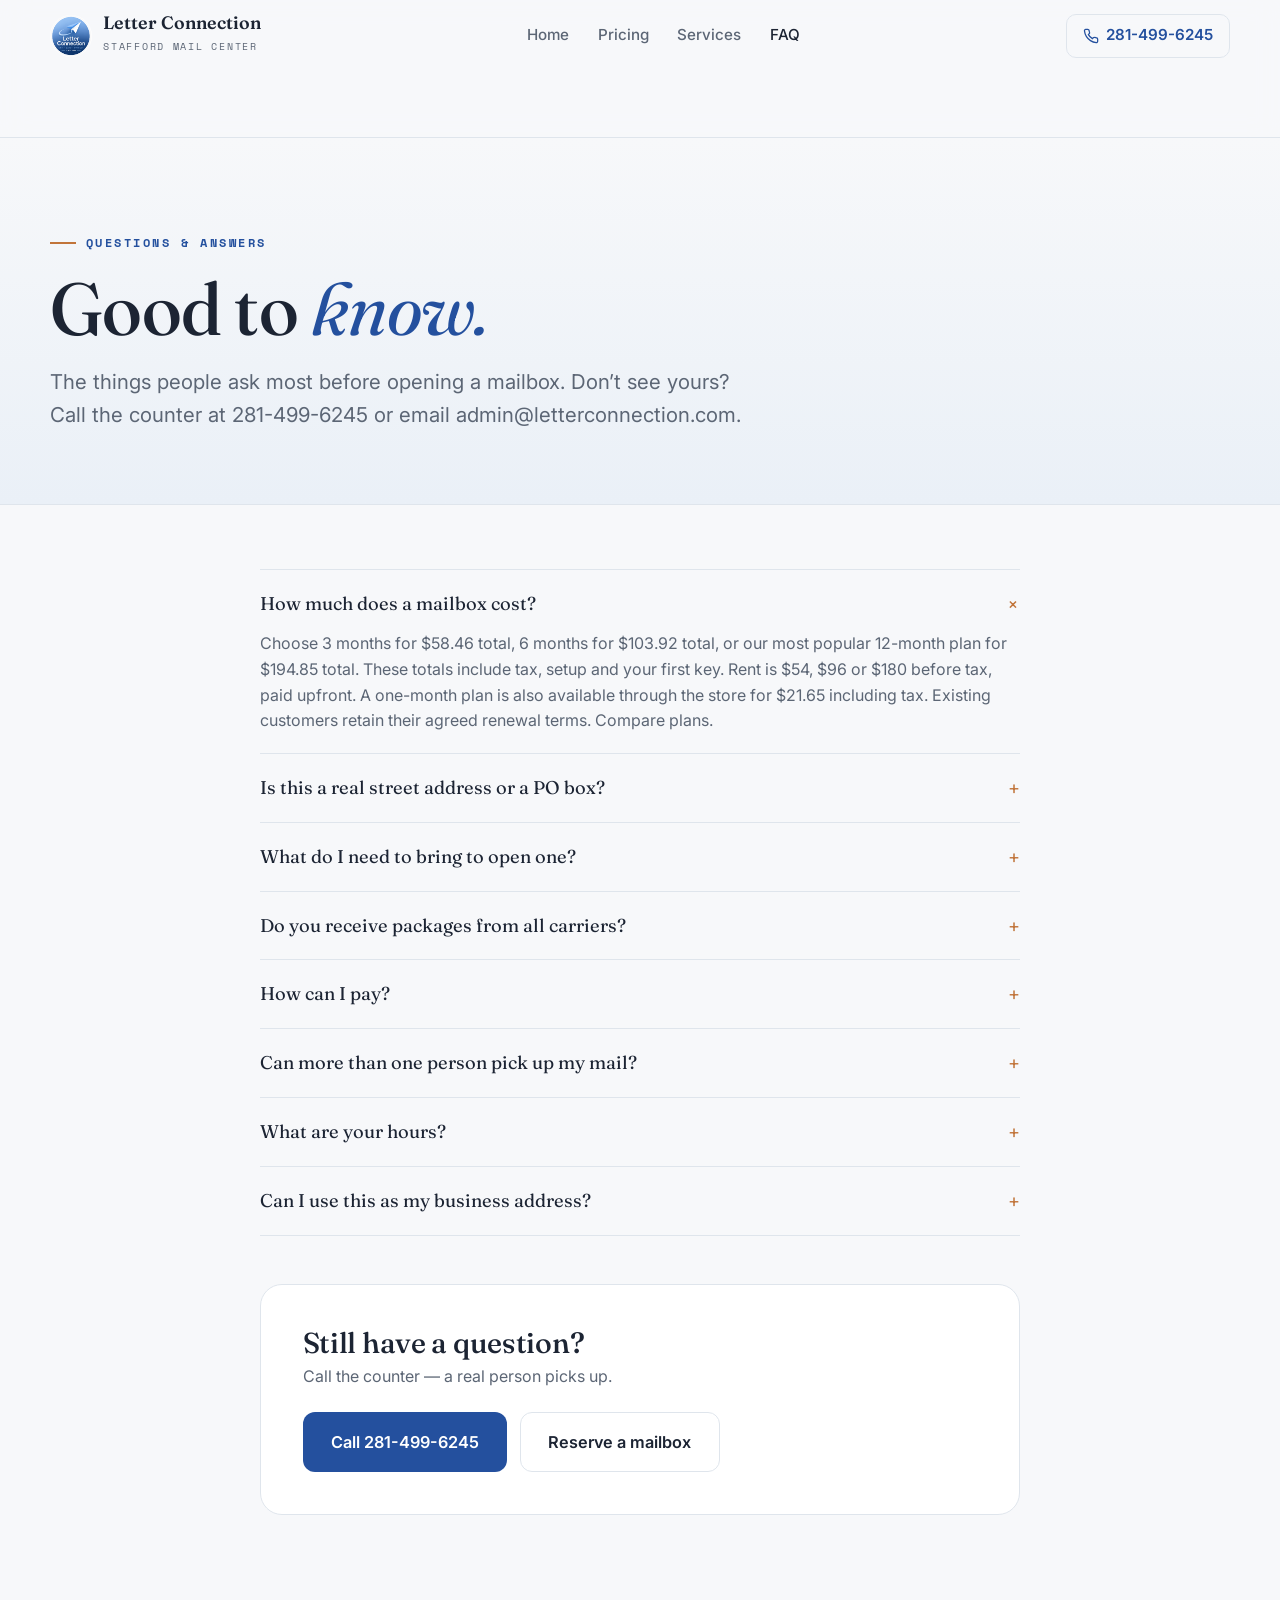
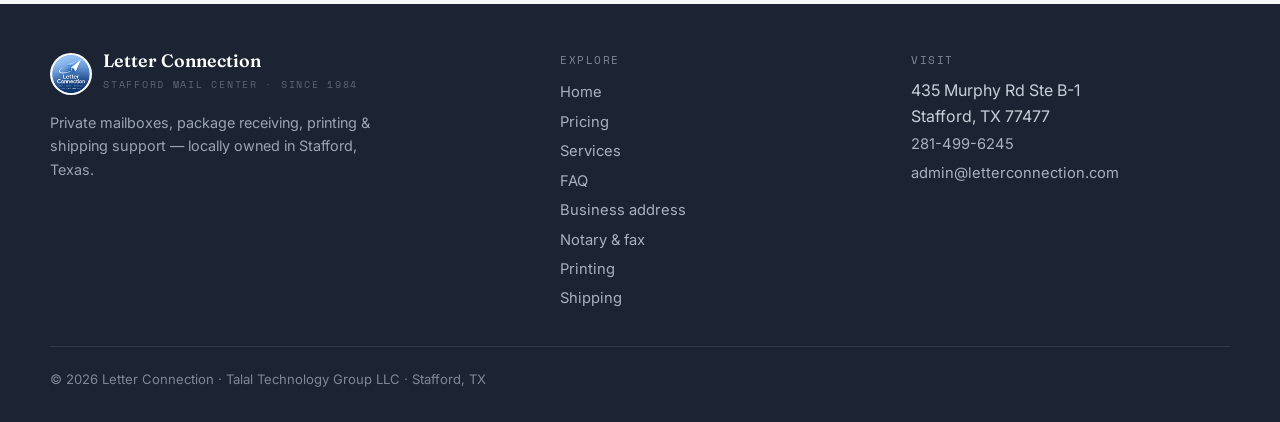
<file: faq.html>
<!doctype html>
<html lang="en">
<head>
<meta charset="utf-8">
<meta name="viewport" content="width=device-width,initial-scale=1">
<title>FAQ — Mailboxes & Package Receiving | Letter Connection, Stafford TX</title>
<meta name="description" content="Answers about private mailboxes, package receiving, USPS Form 1583, pricing, hours and what to bring at Letter Connection in Stafford, TX.">
<link rel="icon" href="data:image/svg+xml,%3Csvg xmlns='http://www.w3.org/2000/svg' viewBox='0 0 48 48'%3E%3Crect width='48' height='48' rx='10' fill='%230F4C81'/%3E%3Cpath d='M12 25l24-9-9 20-4-9-11-2z' fill='%23fff'/%3E%3Cpath d='M23 27l13-11' stroke='%2399C6EB' stroke-width='2' fill='none'/%3E%3C/svg%3E">
<link rel="stylesheet" href="styles.css">
<link rel="stylesheet" href="anim.css">
<script type="application/ld+json">{"@context": "https://schema.org", "@type": "FAQPage", "mainEntity": [{"@type": "Question", "name": "How much does a mailbox cost?", "acceptedAnswer": {"@type": "Answer", "text": "Choose 3 months for $58.46 total, 6 months for $103.92 total, or our most popular 12-month plan for $194.85 total. These totals include tax, setup and your first key. Rent is $54, $96 or $180 before tax, paid upfront. A one-month plan is also available through the store for $21.65 including tax. Existing customers retain their agreed renewal terms."}}, {"@type": "Question", "name": "Is this a real street address or a PO box?", "acceptedAnswer": {"@type": "Answer", "text": "It is a real street-style mailing address — 435 Murphy Rd Ste B-1, Stafford, TX 77477 — with your assigned mailbox number. We receive mail and packages from USPS, UPS, FedEx, DHL and Amazon."}}, {"@type": "Question", "name": "What do I need to bring to open one?", "acceptedAnswer": {"@type": "Answer", "text": "We will help you complete the required mailbox agreement and USPS Form 1583 process. Call before your visit for the identification requirements. Your address is activated after payment verification and required setup."}}, {"@type": "Question", "name": "Do you receive packages from all carriers?", "acceptedAnswer": {"@type": "Answer", "text": "Yes — we accept and sign for USPS, UPS, FedEx, DHL and Amazon deliveries and hold them safely at the counter until you pick them up. No more porch theft or missed-delivery slips."}}, {"@type": "Question", "name": "How can I pay?", "acceptedAnswer": {"@type": "Answer", "text": "We take cash, card, check (payable to Talal Technology Group LLC) and Zelle. New mailbox customers can choose 3, 6 or 12 months, review the full signup total and pay securely through Clover, then complete required setup at the store. Existing customers should call for renewal pricing. Callback requests remain free."}}, {"@type": "Question", "name": "Can more than one person pick up my mail?", "acceptedAnswer": {"@type": "Answer", "text": "Yes. You can list authorized recipients on your account — helpful for families, spouses, or business staff — so they can collect mail and packages for the box too."}}, {"@type": "Question", "name": "What are your hours?", "acceptedAnswer": {"@type": "Answer", "text": "Mon–Fri 9:00 AM–6:00 PM; Saturday 10:00 AM–4:30 PM; closed Sunday. Mailbox customers have 24/7 coded lobby access to their mail. After-hours package collection is available by prior arrangement."}}, {"@type": "Question", "name": "Can I use this as my business address?", "acceptedAnswer": {"@type": "Answer", "text": "Many local businesses use their mailbox for business correspondence, invoices and vendor paperwork. Use the assigned address format and confirm any particular filing or listing requirements before relying on it."}}]}</script>
</head>
<body>
<header class="site-head">
  <div class="wrap">
    <a class="brand" href="index.html" aria-label="Letter Connection home">
      <img class="brand-badge" src="assets/logo-badge-small.png" alt="Letter Connection logo">
      <span class="brand-txt"><strong>Letter Connection</strong><span>Stafford Mail Center</span></span>
    </a>
    <nav class="nav">
      <a href="index.html">Home</a>
      <a href="pricing.html">Pricing</a>
      <a href="services.html">Services</a>
      <a href="faq.html" aria-current="page">FAQ</a>
    </nav>
    <a class="head-cta" href="tel:+12814996245"><svg viewBox="0 0 24 24" width="16" height="16" fill="none" stroke="currentColor" stroke-width="1.9"><path d="M22 16.9v3a2 2 0 0 1-2.2 2 19.8 19.8 0 0 1-8.6-3 19.5 19.5 0 0 1-6-6 19.8 19.8 0 0 1-3-8.6A2 2 0 0 1 4.1 2h3a2 2 0 0 1 2 1.7c.1 1 .4 1.9.7 2.8a2 2 0 0 1-.5 2.1L8.1 9.9a16 16 0 0 0 6 6l1.3-1.3a2 2 0 0 1 2.1-.4c.9.3 1.8.6 2.8.7a2 2 0 0 1 1.7 2z"/></svg>281-499-6245</a>
    <button class="burger" aria-label="Menu" data-burger><svg viewBox="0 0 24 24" fill="none" stroke="currentColor" stroke-width="2"><path d="M3 6h18M3 12h18M3 18h18"/></svg></button>
  </div>
  <div class="wrap"><nav class="mnav" data-mnav><a href="index.html">Home</a><a href="pricing.html">Pricing</a><a href="services.html">Services</a><a href="faq.html">FAQ</a><a href="tel:+12814996245">Call 281-499-6245</a></nav></div>
</header>

<section class="page-head">
  <div class="wrap">
    <span class="eyebrow">Questions &amp; answers</span>
    <h1>Good to <em>know.</em></h1>
    <p class="lead">The things people ask most before opening a mailbox. Don&rsquo;t see yours? Call the counter at 281-499-6245 or email admin@letterconnection.com.</p>
  </div>
</section>

<section class="section" style="padding-top:clamp(32px,5vw,64px)">
  <div class="wrap" style="max-width:760px">
    <div class="faq">
      <details open><summary>How much does a mailbox cost?</summary><p>Choose 3 months for $58.46 total, 6 months for $103.92 total, or our most popular 12-month plan for $194.85 total. These totals include tax, setup and your first key. Rent is $54, $96 or $180 before tax, paid upfront. A one-month plan is also available through the store for $21.65 including tax. Existing customers retain their agreed renewal terms. <a href="pricing.html">Compare plans</a>.</p></details>
      <details><summary>Is this a real street address or a PO box?</summary><p>It is a <b>real street-style mailing address</b> — 435 Murphy Rd Ste B-1, Stafford, TX 77477 — with your assigned mailbox number. We receive mail and packages from USPS, UPS, FedEx, DHL and Amazon.</p></details>
      <details><summary>What do I need to bring to open one?</summary><p>We will help you complete the required mailbox agreement and USPS Form 1583 process. Call before your visit for the identification requirements. Your address is activated after payment verification and required setup.</p></details>
      <details><summary>Do you receive packages from all carriers?</summary><p>Yes — we accept and sign for <b>USPS, UPS, FedEx, DHL and Amazon</b> deliveries and hold them safely at the counter until you pick them up. No more porch theft or missed-delivery slips.</p></details>
      <details><summary>How can I pay?</summary><p>We take <b>cash, card, check</b> (payable to Talal Technology Group LLC) <b>and Zelle</b>. New mailbox customers can choose 3, 6 or 12 months, <a href="reserve.html">review the full signup total and pay securely through Clover</a>, then complete required setup at the store. Existing customers should call for renewal pricing. Callback requests remain free.</p></details>
      <details><summary>Can more than one person pick up my mail?</summary><p>Yes. You can list <b>authorized recipients</b> on your account — helpful for families, spouses, or business staff — so they can collect mail and packages for the box too.</p></details>
      <details><summary>What are your hours?</summary><p><b>Mon–Fri</b> 9:00 AM–6:00 PM; <b>Saturday</b> 10:00 AM–4:30 PM; closed Sunday. Mailbox customers have 24/7 coded lobby access to their mail. After-hours package collection is available by prior arrangement.</p></details>
      <details><summary>Can I use this as my business address?</summary><p>Many local businesses use their mailbox for business correspondence, invoices and vendor paperwork. Use the assigned address format and confirm any particular filing or listing requirements before relying on it.</p></details>
    </div>
    <div class="cta-band" style="margin-top:3rem">
      <div>
        <h2 style="margin:0 0 .4rem;font-size:1.8rem">Still have a question?</h2>
        <p style="margin:0;color:var(--muted)">Call the counter — a real person picks up.</p>
      </div>
      <div class="hero-actions">
        <a class="btn btn-primary btn-lg" href="tel:+12814996245">Call 281-499-6245</a>
        <a class="btn btn-ghost btn-lg" href="reserve.html">Reserve a mailbox</a>
      </div>
    </div>
  </div>
</section>

<footer class="site-foot">
  <div class="wrap">
    <div>
      <div class="brand" style="margin-bottom:1rem">
        <img class="brand-badge" src="assets/logo-badge-small.png" alt="Letter Connection logo">
        <span class="brand-txt"><strong>Letter Connection</strong><span>Stafford Mail Center · Since 1984</span></span>
      </div>
      <p style="max-width:22rem;font-size:.9rem;color:#9AA4B2">Private mailboxes, package receiving, printing &amp; shipping support — locally owned in Stafford, Texas.</p>
    </div>
    <div><div class="foot-h">Explore</div><a href="index.html">Home</a><br><a href="pricing.html">Pricing</a><br><a href="services.html">Services</a><br><a href="faq.html">FAQ</a><br><a href="business-address.html">Business address</a><br><a href="notary.html">Notary &amp; fax</a><br><a href="printing.html">Printing</a><br><a href="shipping.html">Shipping</a></div>
    <div><div class="foot-h">Visit</div>435 Murphy Rd Ste B-1<br>Stafford, TX 77477<br><a href="tel:+12814996245">281-499-6245</a><br><a href="mailto:admin@letterconnection.com">admin@letterconnection.com</a></div>
  </div>
  <div class="wrap foot-bottom">© <span id="yr"></span> Letter Connection · Talal Technology Group LLC · Stafford, TX</div>
</footer>

<nav class="mobar" aria-label="Quick actions">
  <a href="tel:+12814996245"><svg viewBox="0 0 24 24" fill="none" stroke="currentColor" stroke-width="1.9"><path d="M22 16.9v3a2 2 0 0 1-2.2 2 19.8 19.8 0 0 1-8.6-3 19.5 19.5 0 0 1-6-6 19.8 19.8 0 0 1-3-8.6A2 2 0 0 1 4.1 2h3a2 2 0 0 1 2 1.7c.1 1 .4 1.9.7 2.8a2 2 0 0 1-.5 2.1L8.1 9.9a16 16 0 0 0 6 6l1.3-1.3a2 2 0 0 1 2.1-.4c.9.3 1.8.6 2.8.7a2 2 0 0 1 1.7 2z"/></svg>Call</a>
  <a class="pri" href="reserve.html"><svg viewBox="0 0 24 24" fill="none" stroke="currentColor" stroke-width="1.9"><rect x="3" y="5" width="18" height="14" rx="2"/><path d="m3 7 9 6 9-6"/></svg>Reserve</a>
  <a href="https://www.google.com/maps/search/?api=1&query=435+Murphy+Rd+Ste+B-1+Stafford+TX+77477" target="_blank" rel="noopener"><svg viewBox="0 0 24 24" fill="none" stroke="currentColor" stroke-width="1.9"><path d="M21 10c0 6-9 12-9 12s-9-6-9-12a9 9 0 0 1 18 0z"/><circle cx="12" cy="10" r="3"/></svg>Directions</a>
</nav>
<script src="app.js"></script>
<script src="anim.js"></script>
</body>
</html>
</file>
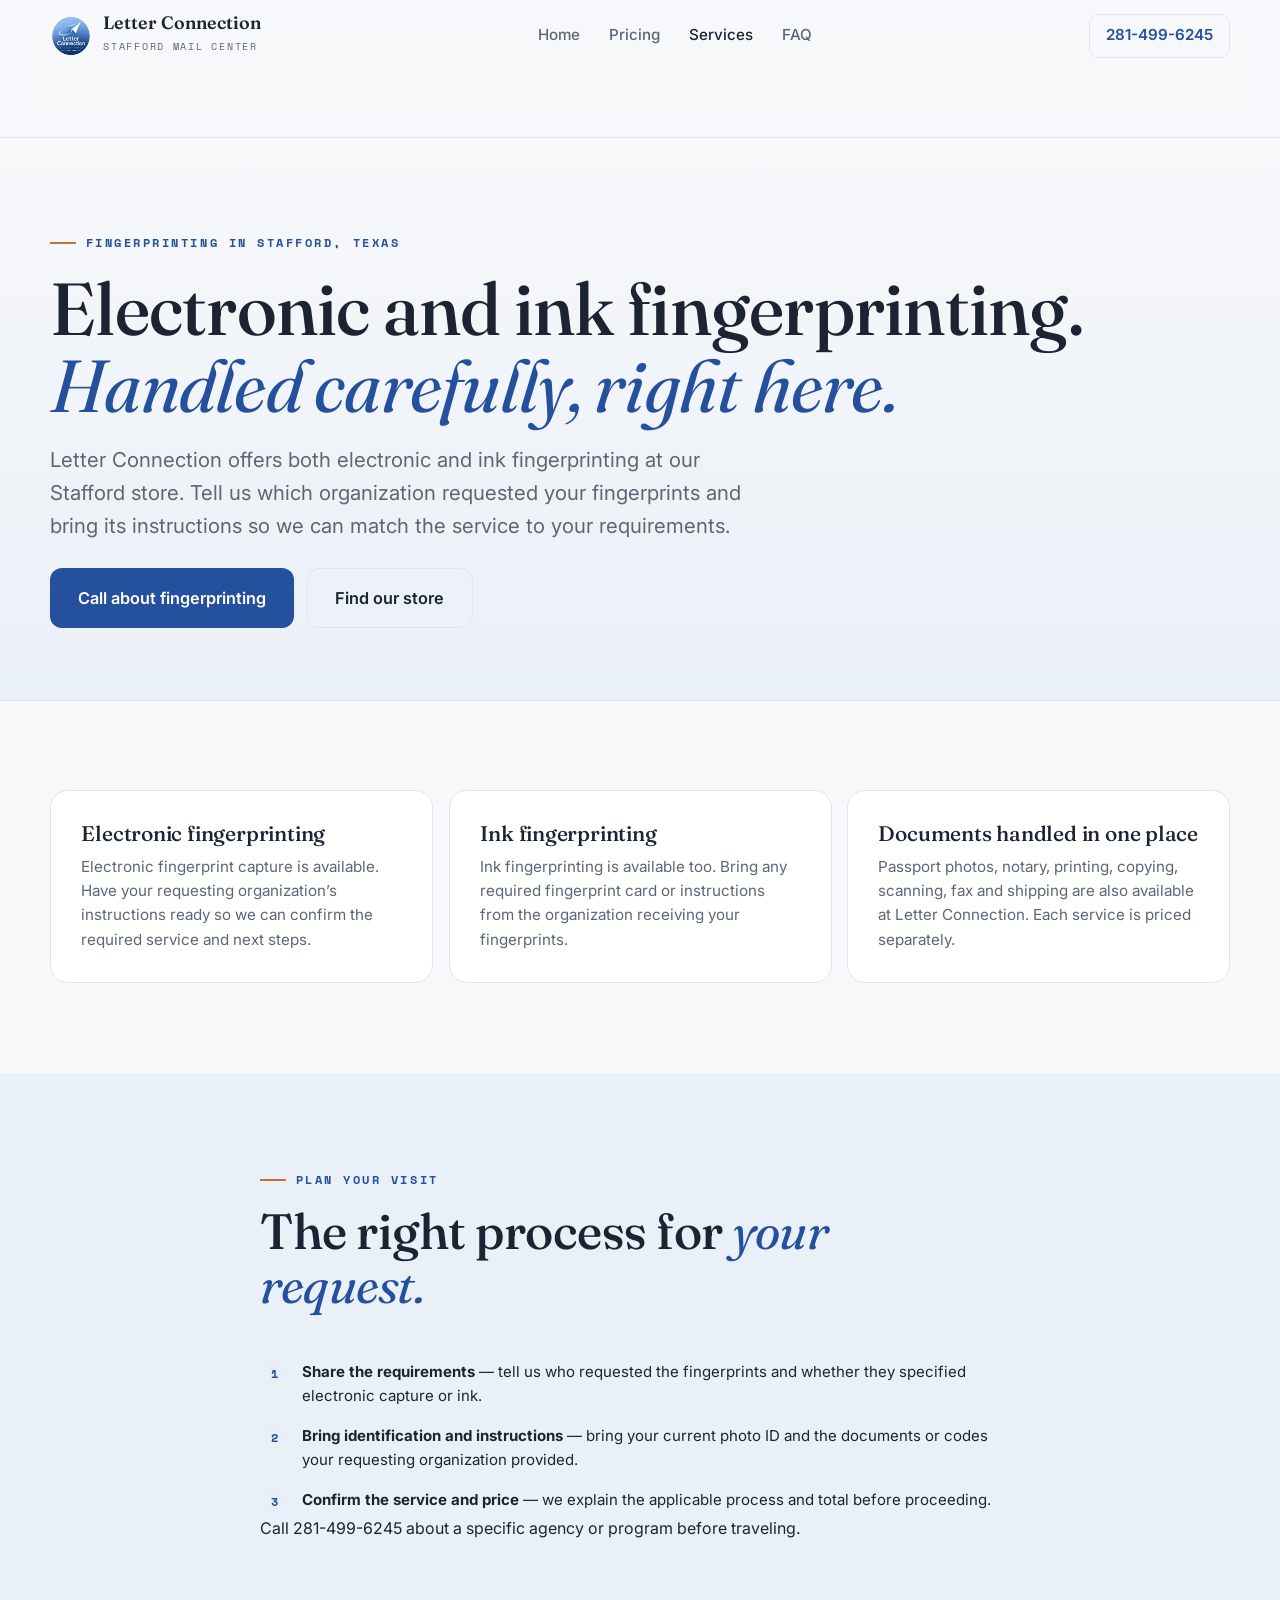
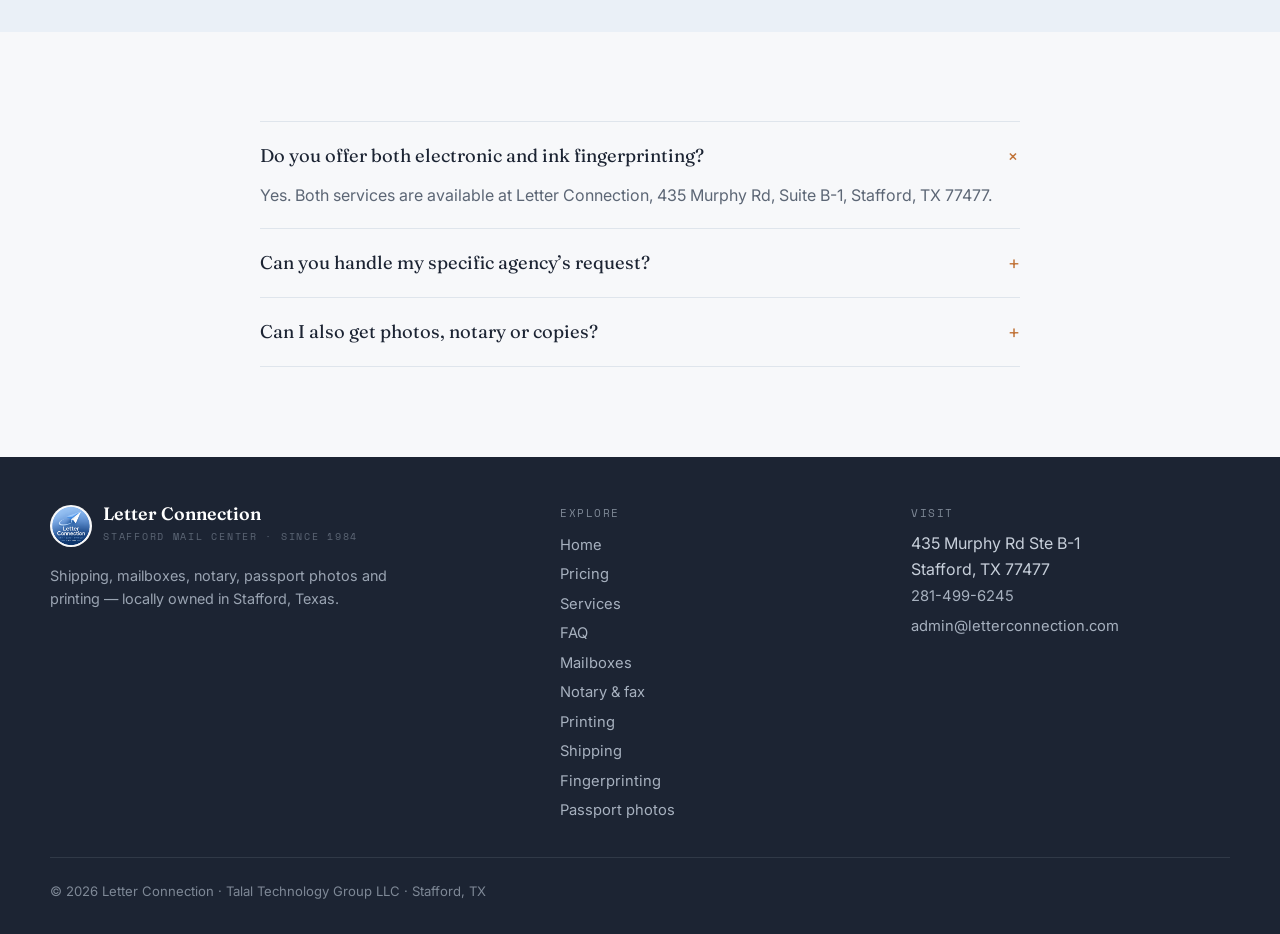
<file: fingerprinting.html>
<!doctype html>
<html lang="en">
<head>
<meta charset="utf-8">
<meta name="viewport" content="width=device-width,initial-scale=1">
<title>Electronic &amp; Ink Fingerprinting in Stafford | Letter Connection</title>
<meta name="description" content="Electronic and ink fingerprinting at Letter Connection in Stafford, TX. Passport photos, notary and printing at the same local store. Call 281-499-6245.">
<link rel="canonical" href="https://letterconnection.com/fingerprinting.html">
<link rel="icon" href="data:image/svg+xml,%3Csvg xmlns='http://www.w3.org/2000/svg' viewBox='0 0 48 48'%3E%3Crect width='48' height='48' rx='10' fill='%230F4C81'/%3E%3Cpath d='M12 25l24-9-9 20-4-9-11-2z' fill='%23fff'/%3E%3Cpath d='M23 27l13-11' stroke='%2399C6EB' stroke-width='2' fill='none'/%3E%3C/svg%3E">
<link rel="stylesheet" href="styles.css">
<link rel="stylesheet" href="anim.css">

<script type="application/ld+json">{"@context": "https://schema.org", "@type": "Service", "name": "Electronic and ink fingerprinting in Stafford", "serviceType": ["Electronic fingerprinting", "Ink fingerprinting"], "provider": {"@id": "https://letterconnection.com/#business"}, "areaServed": ["Stafford", "Sugar Land", "Missouri City", "Meadows Place"], "url": "https://letterconnection.com/fingerprinting.html"}</script></head>
<body>
<header class="site-head">
  <div class="wrap">
    <a class="brand" href="index.html" aria-label="Letter Connection home"><img class="brand-badge" src="assets/logo-badge-small.png" alt="Letter Connection logo"><span class="brand-txt"><strong>Letter Connection</strong><span>Stafford Mail Center</span></span></a>
    <nav class="nav"><a href="index.html">Home</a><a href="pricing.html">Pricing</a><a href="services.html" aria-current="page">Services</a><a href="faq.html">FAQ</a></nav>
    <a class="head-cta" href="tel:+12814996245">281-499-6245</a>
    <button class="burger" aria-label="Menu" data-burger><svg viewBox="0 0 24 24" fill="none" stroke="currentColor" stroke-width="2"><path d="M3 6h18M3 12h18M3 18h18"/></svg></button>
  </div>
  <div class="wrap"><nav class="mnav" data-mnav><a href="index.html">Home</a><a href="pricing.html">Pricing</a><a href="services.html">Services</a><a href="faq.html">FAQ</a><a href="tel:+12814996245">Call 281-499-6245</a></nav></div>
</header>

<main><section class="page-head"><div class="wrap"><span class="eyebrow">Fingerprinting in Stafford, Texas</span><h1>Electronic and ink fingerprinting.<br><em>Handled carefully, right here.</em></h1><p class="lead">Letter Connection offers both electronic and ink fingerprinting at our Stafford store. Tell us which organization requested your fingerprints and bring its instructions so we can match the service to your requirements.</p><div class="hero-actions" style="margin-top:1.6rem"><a class="btn btn-primary btn-lg" href="tel:+12814996245">Call about fingerprinting</a><a class="btn btn-ghost btn-lg" href="https://www.google.com/maps/search/?api=1&amp;query=435+Murphy+Rd+Ste+B-1+Stafford+TX+77477" target="_blank" rel="noopener">Find our store</a></div></div></section><section class="section"><div class="wrap"><div class="grid g3"><article class="card"><h3>Electronic fingerprinting</h3><p>Electronic fingerprint capture is available. Have your requesting organization&rsquo;s instructions ready so we can confirm the required service and next steps.</p></article><article class="card"><h3>Ink fingerprinting</h3><p>Ink fingerprinting is available too. Bring any required fingerprint card or instructions from the organization receiving your fingerprints.</p></article><article class="card"><h3>Documents handled in one place</h3><p>Passport photos, notary, printing, copying, scanning, fax and shipping are also available at Letter Connection. Each service is priced separately.</p></article></div></div></section><section class="section" style="background:var(--sand)"><div class="wrap" style="max-width:760px"><div class="sec-head"><span class="eyebrow">Plan your visit</span><h2>The right process for <em>your request.</em></h2></div><ol class="steps"><li><span><b>Share the requirements</b> — tell us who requested the fingerprints and whether they specified electronic capture or ink.</span></li><li><span><b>Bring identification and instructions</b> — bring your current photo ID and the documents or codes your requesting organization provided.</span></li><li><span><b>Confirm the service and price</b> — we explain the applicable process and total before proceeding.</span></li></ol><p>Call 281-499-6245 about a specific agency or program before traveling.</p></div></section><section class="section"><div class="wrap" style="max-width:760px"><div class="faq"><details open><summary>Do you offer both electronic and ink fingerprinting?</summary><p>Yes. Both services are available at Letter Connection, 435 Murphy Rd, Suite B-1, Stafford, TX 77477.</p></details><details><summary>Can you handle my specific agency&rsquo;s request?</summary><p>Call with the instructions from the requesting organization. Different programs require particular submission methods, forms or providers, so we confirm the match before you visit.</p></details><details><summary>Can I also get photos, notary or copies?</summary><p>Yes. <a href="passport-photos.html">Passport photos</a>, <a href="notary.html">notary</a> and <a href="printing.html">printing and copying</a> are available at the same store.</p></details></div></div></section></main><footer class="site-foot"><div class="wrap"><div><div class="brand" style="margin-bottom:1rem"><img class="brand-badge" src="assets/logo-badge-small.png" alt="Letter Connection logo"><span class="brand-txt"><strong>Letter Connection</strong><span>Stafford Mail Center &#183; Since 1984</span></span></div><p style="max-width:22rem;font-size:.9rem;color:#9AA4B2">Shipping, mailboxes, notary, passport photos and printing — locally owned in Stafford, Texas.</p></div><div><div class="foot-h">Explore</div><a href="index.html">Home</a><br><a href="pricing.html">Pricing</a><br><a href="services.html">Services</a><br><a href="faq.html">FAQ</a><br><a href="business-address.html">Mailboxes</a><br><a href="notary.html">Notary &amp; fax</a><br><a href="printing.html">Printing</a><br><a href="shipping.html">Shipping</a><br><a href="fingerprinting.html">Fingerprinting</a><br><a href="passport-photos.html">Passport photos</a></div><div><div class="foot-h">Visit</div>435 Murphy Rd Ste B-1<br>Stafford, TX 77477<br><a href="tel:+12814996245">281-499-6245</a><br><a href="mailto:admin@letterconnection.com">admin@letterconnection.com</a></div></div><div class="wrap foot-bottom">&#169; <span id="yr"></span> Letter Connection &#183; Talal Technology Group LLC &#183; Stafford, TX</div></footer>

<nav class="mobar" aria-label="Quick actions"><a href="tel:+12814996245">Call</a><a class="pri" href="https://www.google.com/maps/search/?api=1&amp;query=435+Murphy+Rd+Ste+B-1+Stafford+TX+77477" target="_blank" rel="noopener">Directions</a><a href="services.html">All services</a></nav>
<script src="app.js"></script>
<script src="anim.js"></script>
</body>
</html>
</file>
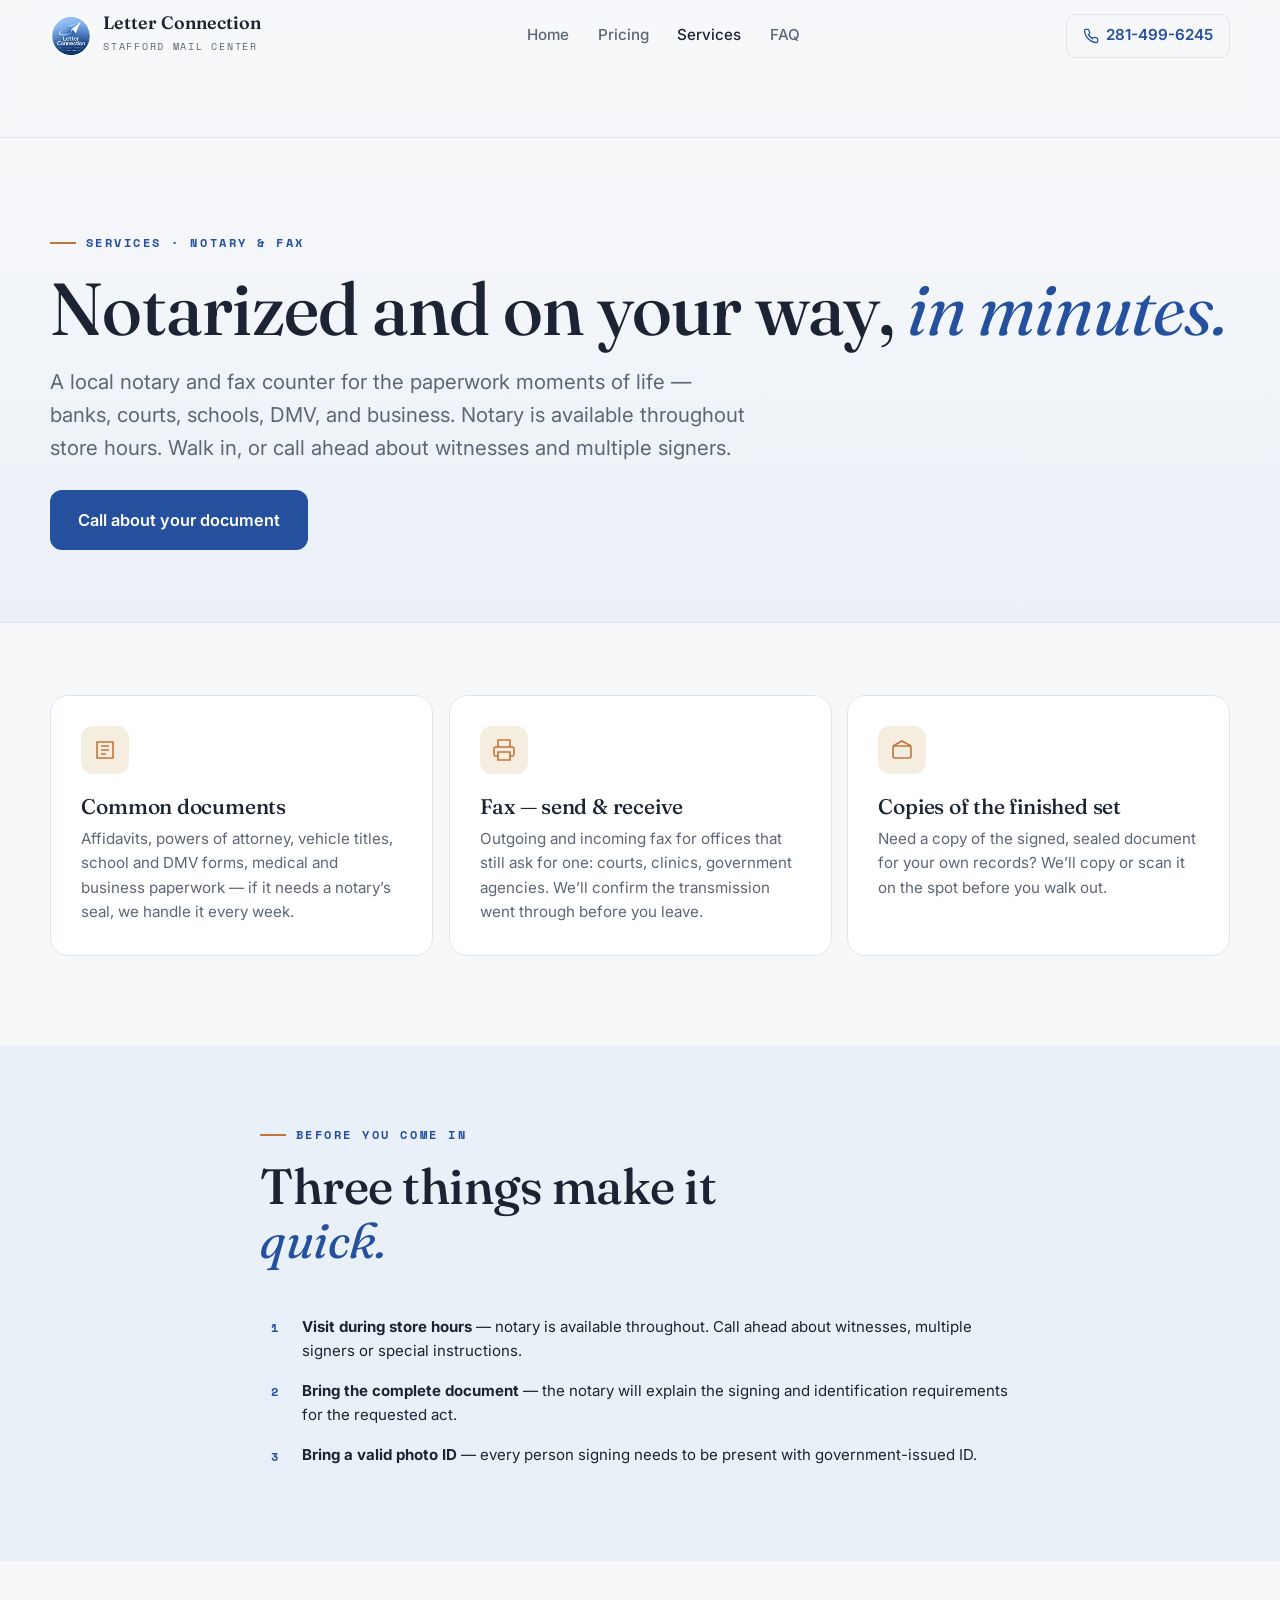
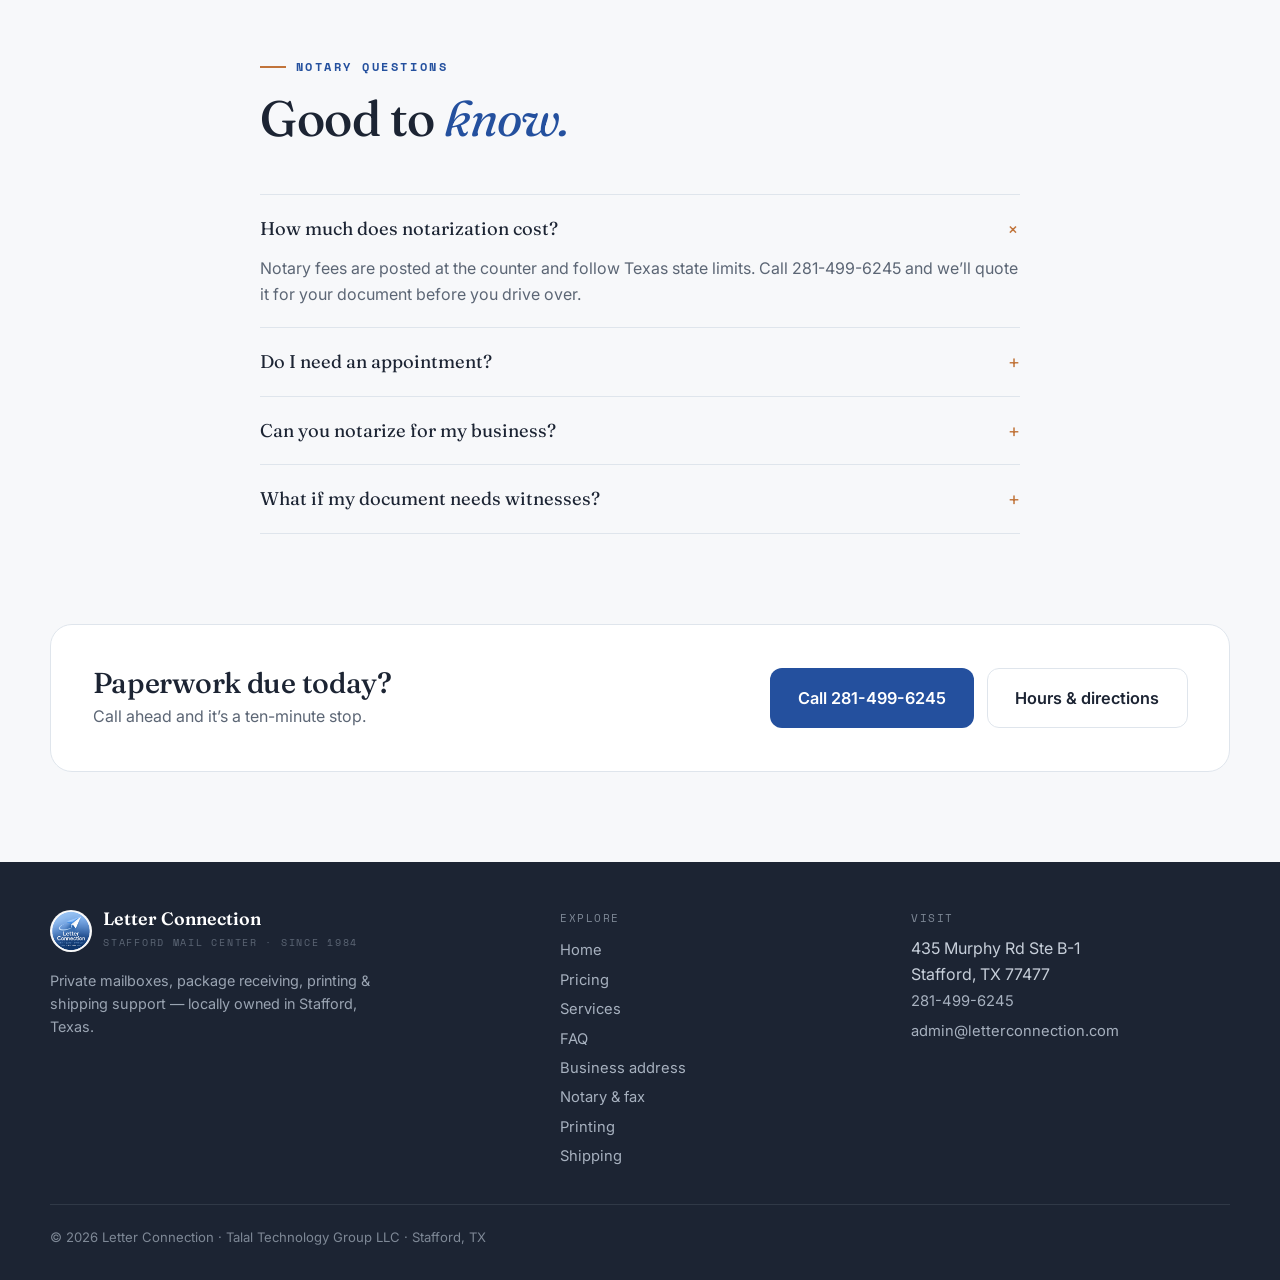
<file: notary.html>
<!doctype html>
<html lang="en">
<head>
<meta charset="utf-8">
<meta name="viewport" content="width=device-width,initial-scale=1">
<title>Notary Public &amp; Fax in Stafford, TX | Letter Connection</title>
<meta name="description" content="Walk-in notary and fax service in Stafford, TX. Bring your unsigned document and a valid photo ID — notary available throughout store hours. Serving Stafford, Sugar Land & Missouri City since 1984.">
<link rel="canonical" href="https://letterconnection.com/notary.html">
<link rel="icon" href="data:image/svg+xml,%3Csvg xmlns='http://www.w3.org/2000/svg' viewBox='0 0 48 48'%3E%3Crect width='48' height='48' rx='10' fill='%230F4C81'/%3E%3Cpath d='M12 25l24-9-9 20-4-9-11-2z' fill='%23fff'/%3E%3Cpath d='M23 27l13-11' stroke='%2399C6EB' stroke-width='2' fill='none'/%3E%3C/svg%3E">
<link rel="stylesheet" href="styles.css">
<link rel="stylesheet" href="anim.css">
<script type="application/ld+json">
{"@context":"https://schema.org","@type":"Service","name":"Notary public and fax service in Stafford, Texas","provider":{"@type":"LocalBusiness","@id":"https://letterconnection.com/#business","name":"Letter Connection","telephone":"+1-281-499-6245","address":{"@type":"PostalAddress","streetAddress":"435 Murphy Rd Suite B-1","addressLocality":"Stafford","addressRegion":"TX","postalCode":"77477","addressCountry":"US"}},"areaServed":["Stafford","Sugar Land","Missouri City","Meadows Place"],"serviceType":["Notary public","Fax service","Document copying","Document scanning"]}
</script>
</head>
<body>
<header class="site-head">
  <div class="wrap">
    <a class="brand" href="index.html" aria-label="Letter Connection home">
      <img class="brand-badge" src="assets/logo-badge-small.png" alt="Letter Connection logo">
      <span class="brand-txt"><strong>Letter Connection</strong><span>Stafford Mail Center</span></span>
    </a>
    <nav class="nav">
      <a href="index.html">Home</a>
      <a href="pricing.html">Pricing</a>
      <a href="services.html" aria-current="page">Services</a>
      <a href="faq.html">FAQ</a>
    </nav>
    <a class="head-cta" href="tel:+12814996245"><svg viewBox="0 0 24 24" width="16" height="16" fill="none" stroke="currentColor" stroke-width="1.9"><path d="M22 16.9v3a2 2 0 0 1-2.2 2 19.8 19.8 0 0 1-8.6-3 19.5 19.5 0 0 1-6-6 19.8 19.8 0 0 1-3-8.6A2 2 0 0 1 4.1 2h3a2 2 0 0 1 2 1.7c.1 1 .4 1.9.7 2.8a2 2 0 0 1-.5 2.1L8.1 9.9a16 16 0 0 0 6 6l1.3-1.3a2 2 0 0 1 2.1-.4c.9.3 1.8.6 2.8.7a2 2 0 0 1 1.7 2z"/></svg>281-499-6245</a>
    <button class="burger" aria-label="Menu" data-burger><svg viewBox="0 0 24 24" fill="none" stroke="currentColor" stroke-width="2"><path d="M3 6h18M3 12h18M3 18h18"/></svg></button>
  </div>
  <div class="wrap"><nav class="mnav" data-mnav><a href="index.html">Home</a><a href="pricing.html">Pricing</a><a href="services.html">Services</a><a href="faq.html">FAQ</a><a href="tel:+12814996245">Call 281-499-6245</a></nav></div>
</header>
<section class="page-head">
  <div class="wrap">
    <span class="eyebrow">Services &#183; Notary &amp; fax</span>
    <h1>Notarized and on your way, <em>in minutes.</em></h1>
    <p class="lead">A local notary and fax counter for the paperwork moments of life &#8212; banks, courts, schools, DMV, and business. Notary is available throughout store hours. Walk in, or call ahead about witnesses and multiple signers.</p>
    <div class="hero-actions" style="margin-top:1.6rem">
      <a class="btn btn-primary btn-lg" href="tel:+12814996245">Call about your document</a>
    </div>
  </div>
</section>

<section class="section" style="padding-top:clamp(40px,6vw,72px)">
  <div class="wrap">
    <div class="grid g3">
      <article class="card">
        <div class="ico"><svg viewBox="0 0 24 24" fill="none" stroke="currentColor"><path d="M4 4h16v16H4zM8 8h8M8 12h8M8 16h5"/></svg></div>
        <h3>Common documents</h3><p>Affidavits, powers of attorney, vehicle titles, school and DMV forms, medical and business paperwork &#8212; if it needs a notary&rsquo;s seal, we handle it every week.</p>
      </article>
      <article class="card">
        <div class="ico"><svg viewBox="0 0 24 24" fill="none" stroke="currentColor"><path d="M6 9V2h12v7M6 18H4a2 2 0 0 1-2-2v-5a2 2 0 0 1 2-2h16a2 2 0 0 1 2 2v5a2 2 0 0 1-2 2h-2M6 14h12v8H6z"/></svg></div>
        <h3>Fax &#8212; send &amp; receive</h3><p>Outgoing and incoming fax for offices that still ask for one: courts, clinics, government agencies. We&rsquo;ll confirm the transmission went through before you leave.</p>
      </article>
      <article class="card">
        <div class="ico"><svg viewBox="0 0 24 24" fill="none" stroke="currentColor"><rect x="3" y="8" width="18" height="12" rx="2"/><path d="M3 8l9-5 9 5"/></svg></div>
        <h3>Copies of the finished set</h3><p>Need a copy of the signed, sealed document for your own records? We&rsquo;ll copy or scan it on the spot before you walk out.</p>
      </article>
    </div>
  </div>
</section>

<section class="section" style="background:var(--sand);padding-top:clamp(40px,6vw,72px)">
  <div class="wrap" style="max-width:760px">
    <div class="sec-head">
      <span class="eyebrow">Before you come in</span>
      <h2>Three things make it <em>quick.</em></h2>
    </div>
    <ol class="steps">
      <li><span><b>Visit during store hours</b> &#8212; notary is available throughout. Call ahead about witnesses, multiple signers or special instructions.</span></li>
      <li><span><b>Bring the complete document</b> &#8212; the notary will explain the signing and identification requirements for the requested act.</span></li>
      <li><span><b>Bring a valid photo ID</b> &#8212; every person signing needs to be present with government-issued ID.</span></li>
    </ol>
  </div>
</section>

<section class="section">
  <div class="wrap" style="max-width:760px">
    <div class="sec-head">
      <span class="eyebrow">Notary questions</span>
      <h2>Good to <em>know.</em></h2>
    </div>
    <div class="faq">
      <details open><summary>How much does notarization cost?</summary><p>Notary fees are posted at the counter and follow Texas state limits. Call 281-499-6245 and we&rsquo;ll quote it for your document before you drive over.</p></details>
      <details><summary>Do I need an appointment?</summary><p>Walk-ins are welcome; notary is available throughout store hours. Call ahead for multiple signers, witnesses or special instructions so we can help you prepare.</p></details>
      <details><summary>Can you notarize for my business?</summary><p>Yes &#8212; business agreements, vendor paperwork, and LLC documents are common. Many local businesses combine this with a <a href="pricing.html" style="color:var(--navy)">business mailbox</a> here.</p></details>
      <details><summary>What if my document needs witnesses?</summary><p>Some documents require witnesses in addition to the notary. Check your document&rsquo;s requirements and bring your own witnesses if needed &#8212; call us if you&rsquo;re unsure.</p></details>
    </div>
  </div>
</section>

<section class="section" style="padding-top:0">
  <div class="wrap">
    <div class="cta-band">
      <div>
        <h2 style="margin:0 0 .4rem;font-size:1.8rem">Paperwork due today?</h2>
        <p style="margin:0;color:var(--muted)">Call ahead and it&rsquo;s a ten-minute stop.</p>
      </div>
      <div class="hero-actions">
        <a class="btn btn-primary btn-lg" href="tel:+12814996245">Call 281-499-6245</a>
        <a class="btn btn-ghost btn-lg" href="index.html#visit">Hours &amp; directions</a>
      </div>
    </div>
  </div>
</section><footer class="site-foot">
  <div class="wrap">
    <div>
      <div class="brand" style="margin-bottom:1rem">
        <img class="brand-badge" src="assets/logo-badge-small.png" alt="Letter Connection logo">
        <span class="brand-txt"><strong>Letter Connection</strong><span>Stafford Mail Center &#183; Since 1984</span></span>
      </div>
      <p style="max-width:22rem;font-size:.9rem;color:#9AA4B2">Private mailboxes, package receiving, printing &amp; shipping support &#8212; locally owned in Stafford, Texas.</p>
    </div>
    <div><div class="foot-h">Explore</div><a href="index.html">Home</a><br><a href="pricing.html">Pricing</a><br><a href="services.html">Services</a><br><a href="faq.html">FAQ</a><br><a href="business-address.html">Business address</a><br><a href="notary.html">Notary &amp; fax</a><br><a href="printing.html">Printing</a><br><a href="shipping.html">Shipping</a></div>
    <div><div class="foot-h">Visit</div>435 Murphy Rd Ste B-1<br>Stafford, TX 77477<br><a href="tel:+12814996245">281-499-6245</a><br><a href="mailto:admin@letterconnection.com">admin@letterconnection.com</a></div>
  </div>
  <div class="wrap foot-bottom">&#169; <span id="yr"></span> Letter Connection &#183; Talal Technology Group LLC &#183; Stafford, TX</div>
</footer>

<nav class="mobar" aria-label="Quick actions">
  <a href="tel:+12814996245"><svg viewBox="0 0 24 24" fill="none" stroke="currentColor" stroke-width="1.9"><path d="M22 16.9v3a2 2 0 0 1-2.2 2 19.8 19.8 0 0 1-8.6-3 19.5 19.5 0 0 1-6-6 19.8 19.8 0 0 1-3-8.6A2 2 0 0 1 4.1 2h3a2 2 0 0 1 2 1.7c.1 1 .4 1.9.7 2.8a2 2 0 0 1-.5 2.1L8.1 9.9a16 16 0 0 0 6 6l1.3-1.3a2 2 0 0 1 2.1-.4c.9.3 1.8.6 2.8.7a2 2 0 0 1 1.7 2z"/></svg>Call</a>
  <a class="pri" href="reserve.html"><svg viewBox="0 0 24 24" fill="none" stroke="currentColor" stroke-width="1.9"><rect x="3" y="5" width="18" height="14" rx="2"/><path d="m3 7 9 6 9-6"/></svg>Reserve</a>
  <a href="https://www.google.com/maps/search/?api=1&query=435+Murphy+Rd+Ste+B-1+Stafford+TX+77477" target="_blank" rel="noopener"><svg viewBox="0 0 24 24" fill="none" stroke="currentColor" stroke-width="1.9"><path d="M21 10c0 6-9 12-9 12s-9-6-9-12a9 9 0 0 1 18 0z"/><circle cx="12" cy="10" r="3"/></svg>Directions</a>
</nav>
<script src="app.js"></script>
<script src="anim.js"></script>
</body>
</html>
</file>
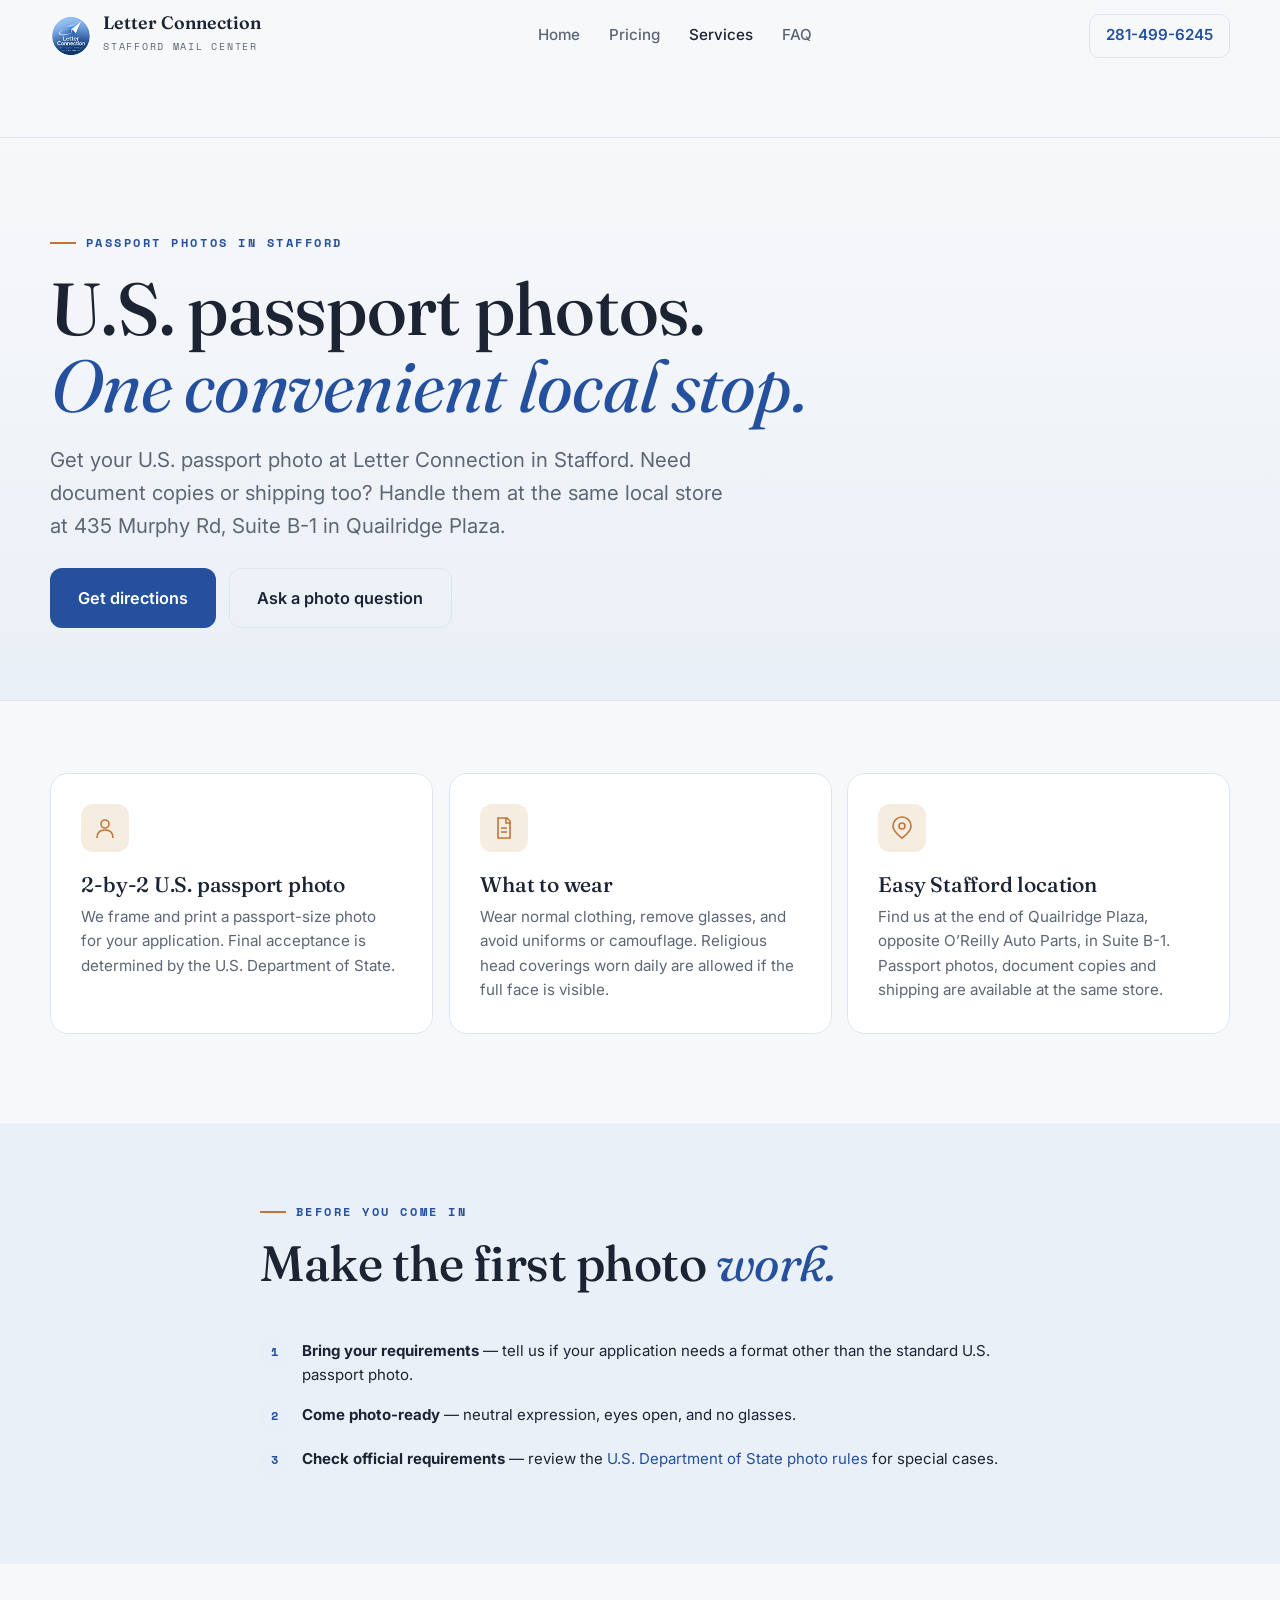
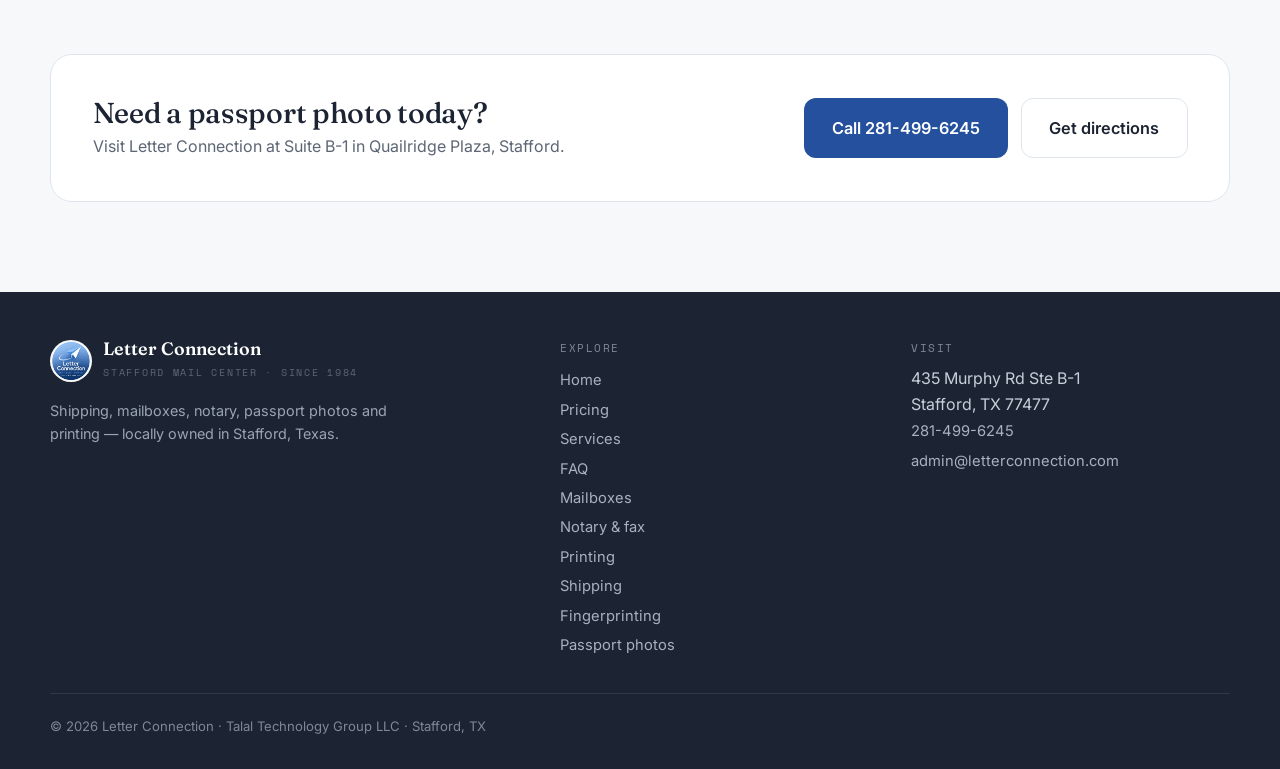
<file: passport-photos.html>
<!doctype html>
<html lang="en">
<head>
<meta charset="utf-8">
<meta name="viewport" content="width=device-width,initial-scale=1">
<title>Passport Photos in Stafford, TX | Letter Connection</title>
<meta name="description" content="U.S. passport photos at Letter Connection in Stafford. Printing, copies, notary and shipping at the same local store. Find us at 435 Murphy Rd, Suite B-1.">
<link rel="canonical" href="https://letterconnection.com/passport-photos.html">
<link rel="icon" href="data:image/svg+xml,%3Csvg xmlns='http://www.w3.org/2000/svg' viewBox='0 0 48 48'%3E%3Crect width='48' height='48' rx='10' fill='%230F4C81'/%3E%3Cpath d='M12 25l24-9-9 20-4-9-11-2z' fill='%23fff'/%3E%3Cpath d='M23 27l13-11' stroke='%2399C6EB' stroke-width='2' fill='none'/%3E%3C/svg%3E">
<link rel="stylesheet" href="styles.css">
<link rel="stylesheet" href="anim.css">
<script type="application/ld+json">
{"@context":"https://schema.org","@type":"Service","name":"Passport photos in Stafford, Texas","provider":{"@type":"LocalBusiness","@id":"https://letterconnection.com/#business","name":"Letter Connection","telephone":"+1-281-499-6245","address":{"@type":"PostalAddress","streetAddress":"435 Murphy Rd Suite B-1","addressLocality":"Stafford","addressRegion":"TX","postalCode":"77477","addressCountry":"US"}},"areaServed":["Stafford","Sugar Land","Missouri City","Meadows Place"],"serviceType":"U.S. passport photos"}
</script>
</head>
<body>
<header class="site-head">
  <div class="wrap">
    <a class="brand" href="index.html" aria-label="Letter Connection home"><img class="brand-badge" src="assets/logo-badge-small.png" alt="Letter Connection logo"><span class="brand-txt"><strong>Letter Connection</strong><span>Stafford Mail Center</span></span></a>
    <nav class="nav"><a href="index.html">Home</a><a href="pricing.html">Pricing</a><a href="services.html" aria-current="page">Services</a><a href="faq.html">FAQ</a></nav>
    <a class="head-cta" href="tel:+12814996245">281-499-6245</a>
    <button class="burger" aria-label="Menu" data-burger><svg viewBox="0 0 24 24" fill="none" stroke="currentColor" stroke-width="2"><path d="M3 6h18M3 12h18M3 18h18"/></svg></button>
  </div>
  <div class="wrap"><nav class="mnav" data-mnav><a href="index.html">Home</a><a href="pricing.html">Pricing</a><a href="services.html">Services</a><a href="faq.html">FAQ</a><a href="tel:+12814996245">Call 281-499-6245</a></nav></div>
</header>

<section class="page-head">
  <div class="wrap">
    <span class="eyebrow">Passport photos in Stafford</span>
    <h1>U.S. passport photos.<br><em>One convenient local stop.</em></h1>
    <p class="lead">Get your U.S. passport photo at Letter Connection in Stafford. Need document copies or shipping too? Handle them at the same local store at 435 Murphy Rd, Suite B-1 in Quailridge Plaza.</p>
    <div class="hero-actions" style="margin-top:1.6rem"><a class="btn btn-primary btn-lg" href="https://www.google.com/maps/search/?api=1&amp;query=435+Murphy+Rd+Ste+B-1+Stafford+TX+77477" target="_blank" rel="noopener">Get directions</a><a class="btn btn-ghost btn-lg" href="tel:+12814996245">Ask a photo question</a></div>
  </div>
</section>

<section class="section" style="padding-top:clamp(40px,6vw,72px)">
  <div class="wrap">
    <div class="grid g3">
      <article class="card"><div class="ico"><svg viewBox="0 0 24 24" fill="none" stroke="currentColor"><circle cx="12" cy="8" r="4"/><path d="M4 22c0-5 3-8 8-8s8 3 8 8"/></svg></div><h3>2-by-2 U.S. passport photo</h3><p>We frame and print a passport-size photo for your application. Final acceptance is determined by the U.S. Department of State.</p></article>
      <article class="card"><div class="ico"><svg viewBox="0 0 24 24" fill="none" stroke="currentColor"><path d="M6 2h9l3 3v17H6zM14 2v5h5M9 12h6M9 16h6"/></svg></div><h3>What to wear</h3><p>Wear normal clothing, remove glasses, and avoid uniforms or camouflage. Religious head coverings worn daily are allowed if the full face is visible.</p></article>
      <article class="card"><div class="ico"><svg viewBox="0 0 24 24" fill="none" stroke="currentColor"><path d="M21 10c0 6-9 12-9 12s-9-6-9-12a9 9 0 0 1 18 0z"/><circle cx="12" cy="10" r="3"/></svg></div><h3>Easy Stafford location</h3><p>Find us at the end of Quailridge Plaza, opposite O&rsquo;Reilly Auto Parts, in Suite B-1. Passport photos, document copies and shipping are available at the same store.</p></article>
    </div>
  </div>
</section>

<section class="section" style="background:var(--sand);padding-top:clamp(40px,6vw,72px)">
  <div class="wrap" style="max-width:760px">
    <div class="sec-head"><span class="eyebrow">Before you come in</span><h2>Make the first photo <em>work.</em></h2></div>
    <ol class="steps">
      <li><span><b>Bring your requirements</b> — tell us if your application needs a format other than the standard U.S. passport photo.</span></li>
      <li><span><b>Come photo-ready</b> — neutral expression, eyes open, and no glasses.</span></li>
      <li><span><b>Check official requirements</b> — review the <a href="https://travel.state.gov/content/travel/en/passports/how-apply/photos.html" target="_blank" rel="noopener" style="color:var(--navy)">U.S. Department of State photo rules</a> for special cases.</span></li>
    </ol>
  </div>
</section>

<section class="section">
  <div class="wrap"><div class="cta-band"><div><h2 style="margin:0 0 .4rem;font-size:1.8rem">Need a passport photo today?</h2><p style="margin:0;color:var(--muted)">Visit Letter Connection at Suite B-1 in Quailridge Plaza, Stafford.</p></div><div class="hero-actions"><a class="btn btn-primary btn-lg" href="tel:+12814996245">Call 281-499-6245</a><a class="btn btn-ghost btn-lg" href="index.html#visit">Get directions</a></div></div></div>
</section>

<footer class="site-foot"><div class="wrap"><div><div class="brand" style="margin-bottom:1rem"><img class="brand-badge" src="assets/logo-badge-small.png" alt="Letter Connection logo"><span class="brand-txt"><strong>Letter Connection</strong><span>Stafford Mail Center &#183; Since 1984</span></span></div><p style="max-width:22rem;font-size:.9rem;color:#9AA4B2">Shipping, mailboxes, notary, passport photos and printing — locally owned in Stafford, Texas.</p></div><div><div class="foot-h">Explore</div><a href="index.html">Home</a><br><a href="pricing.html">Pricing</a><br><a href="services.html">Services</a><br><a href="faq.html">FAQ</a><br><a href="business-address.html">Mailboxes</a><br><a href="notary.html">Notary &amp; fax</a><br><a href="printing.html">Printing</a><br><a href="shipping.html">Shipping</a><br><a href="fingerprinting.html">Fingerprinting</a><br><a href="passport-photos.html">Passport photos</a></div><div><div class="foot-h">Visit</div>435 Murphy Rd Ste B-1<br>Stafford, TX 77477<br><a href="tel:+12814996245">281-499-6245</a><br><a href="mailto:admin@letterconnection.com">admin@letterconnection.com</a></div></div><div class="wrap foot-bottom">&#169; <span id="yr"></span> Letter Connection &#183; Talal Technology Group LLC &#183; Stafford, TX</div></footer>

<nav class="mobar" aria-label="Quick actions"><a href="tel:+12814996245">Call</a><a class="pri" href="https://www.google.com/maps/search/?api=1&amp;query=435+Murphy+Rd+Ste+B-1+Stafford+TX+77477" target="_blank" rel="noopener">Directions</a><a href="services.html">All services</a></nav>
<script src="app.js"></script>
<script src="anim.js"></script>
</body>
</html>
</file>
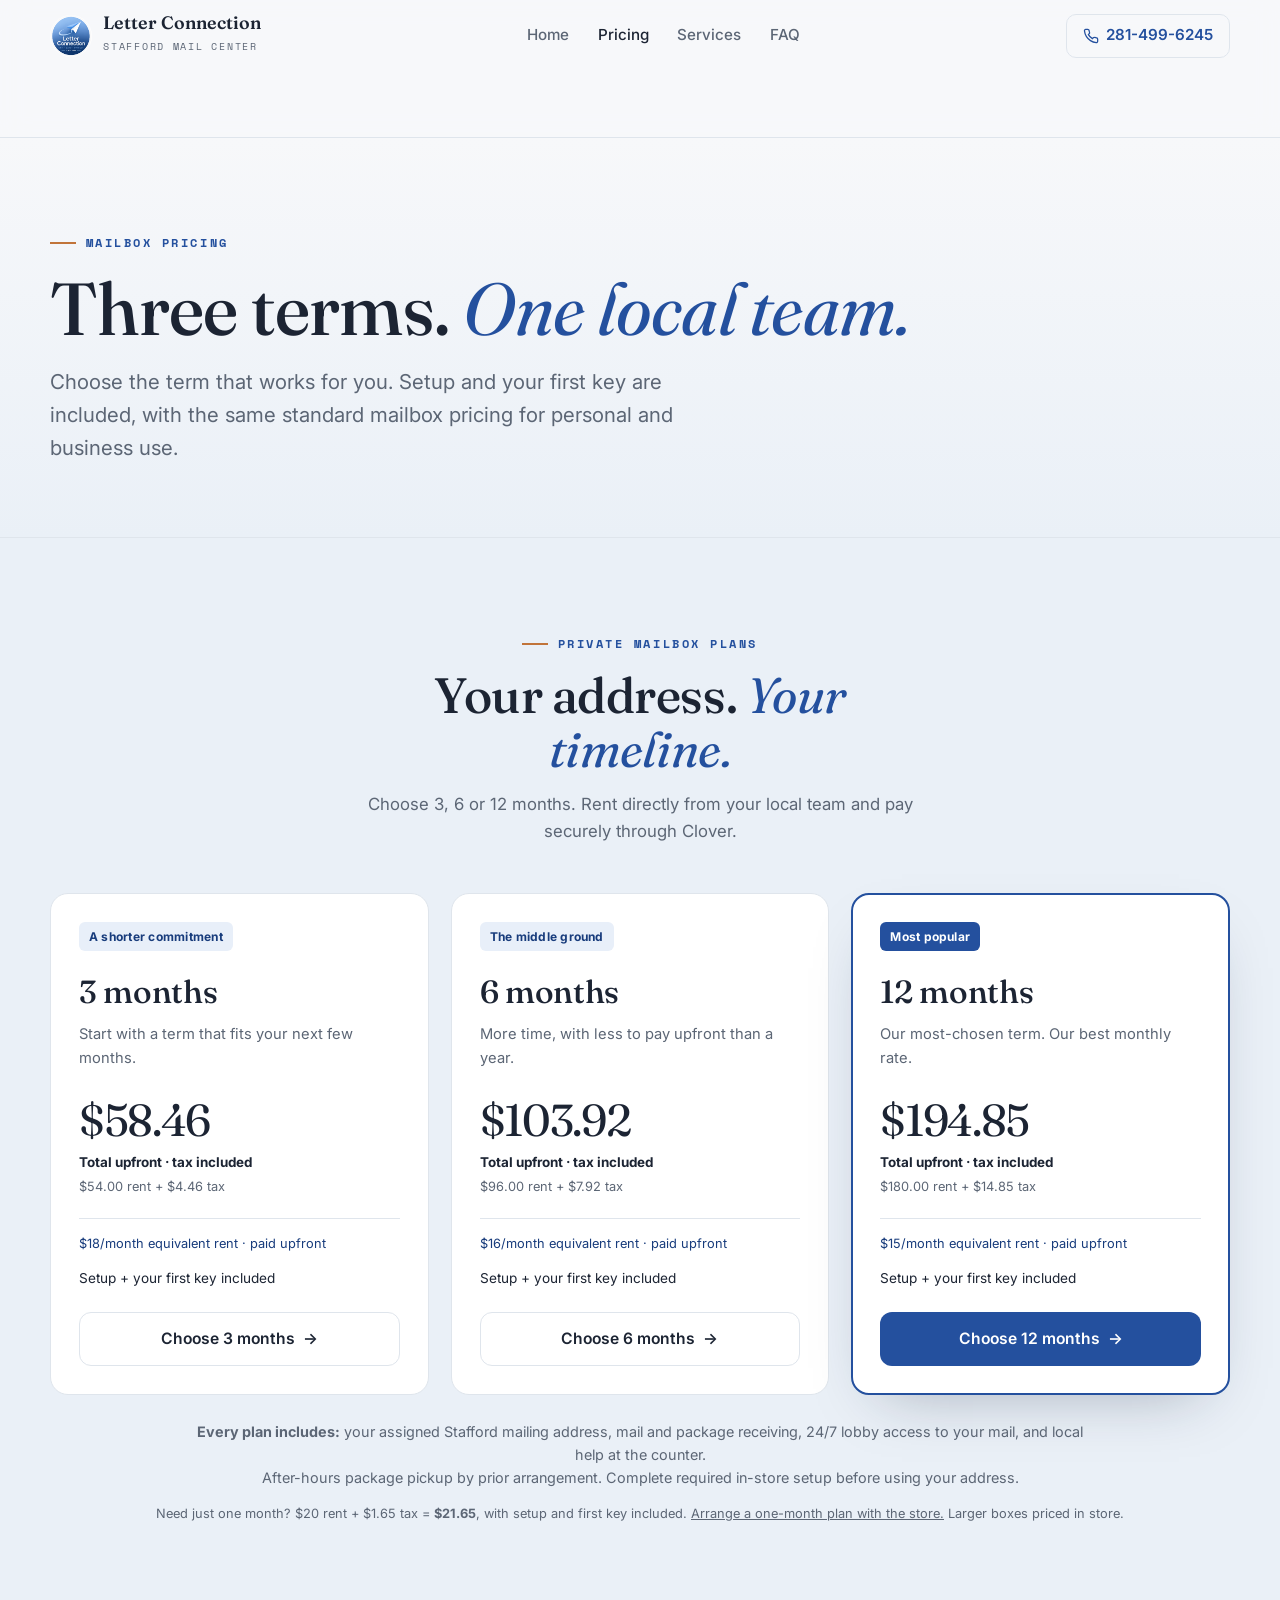
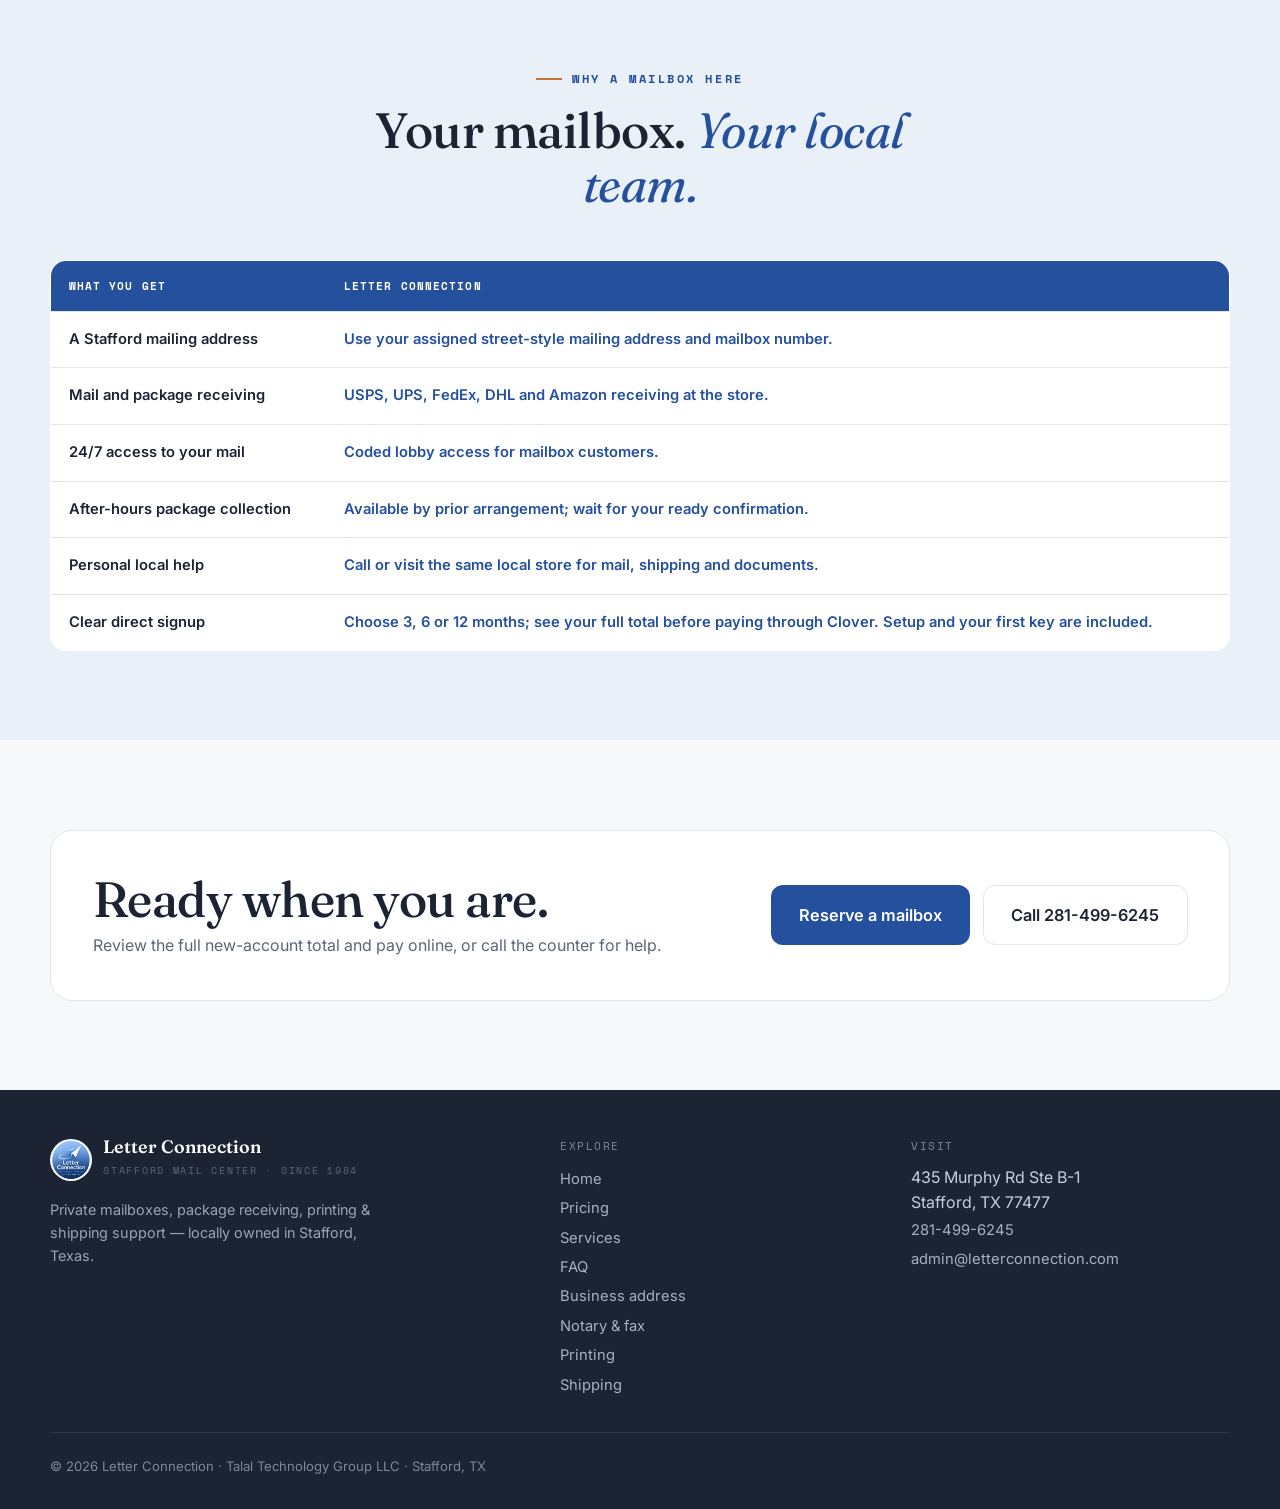
<file: pricing.html>
<!doctype html>
<html lang="en">
<head>
<meta charset="utf-8">
<meta name="viewport" content="width=device-width,initial-scale=1">
<title>Mailbox Plans — 3, 6 & 12 Months | Letter Connection, Stafford TX</title>
<meta name="description" content="Simple posted mailbox pricing in Stafford, TX. Personal or business, $180/year (about $15/month). 1, 3, 6 & 12-month terms. No quote needed — reserve today.">
<link rel="icon" href="data:image/svg+xml,%3Csvg xmlns='http://www.w3.org/2000/svg' viewBox='0 0 48 48'%3E%3Crect width='48' height='48' rx='10' fill='%230F4C81'/%3E%3Cpath d='M12 25l24-9-9 20-4-9-11-2z' fill='%23fff'/%3E%3Cpath d='M23 27l13-11' stroke='%2399C6EB' stroke-width='2' fill='none'/%3E%3C/svg%3E">
<link rel="stylesheet" href="styles.css">
<link rel="stylesheet" href="anim.css"><link rel="stylesheet" href="refinements.css">
<link rel="stylesheet" href="plans.css"></head>
<body>
<header class="site-head">
  <div class="wrap">
    <a class="brand" href="index.html" aria-label="Letter Connection home">
      <img class="brand-badge" src="assets/logo-badge-small.png" alt="Letter Connection logo">
      <span class="brand-txt"><strong>Letter Connection</strong><span>Stafford Mail Center</span></span>
    </a>
    <nav class="nav">
      <a href="index.html">Home</a>
      <a href="pricing.html" aria-current="page">Pricing</a>
      <a href="services.html">Services</a>
      <a href="faq.html">FAQ</a>
    </nav>
    <a class="head-cta" href="tel:+12814996245"><svg viewBox="0 0 24 24" width="16" height="16" fill="none" stroke="currentColor" stroke-width="1.9"><path d="M22 16.9v3a2 2 0 0 1-2.2 2 19.8 19.8 0 0 1-8.6-3 19.5 19.5 0 0 1-6-6 19.8 19.8 0 0 1-3-8.6A2 2 0 0 1 4.1 2h3a2 2 0 0 1 2 1.7c.1 1 .4 1.9.7 2.8a2 2 0 0 1-.5 2.1L8.1 9.9a16 16 0 0 0 6 6l1.3-1.3a2 2 0 0 1 2.1-.4c.9.3 1.8.6 2.8.7a2 2 0 0 1 1.7 2z"/></svg>281-499-6245</a>
    <button class="burger" aria-label="Menu" data-burger><svg viewBox="0 0 24 24" fill="none" stroke="currentColor" stroke-width="2"><path d="M3 6h18M3 12h18M3 18h18"/></svg></button>
  </div>
  <div class="wrap"><nav class="mnav" data-mnav><a href="index.html">Home</a><a href="pricing.html">Pricing</a><a href="services.html">Services</a><a href="faq.html">FAQ</a><a href="tel:+12814996245">Call 281-499-6245</a></nav></div>
</header>

<section class="page-head">
  <div class="wrap">
    <span class="eyebrow">Mailbox pricing</span>
    <h1>Three terms. <em>One local team.</em></h1>
    <p class="lead">Choose the term that works for you. Setup and your first key are included, with the same standard mailbox pricing for personal and business use.</p>
  </div>
</section>

<section class="section mailbox-options" id="mailbox-plans" style="background:var(--sand)"><div class="wrap"><div class="sec-head center"><span class="eyebrow">Private mailbox plans</span><h2>Your address. <em>Your timeline.</em></h2><p>Choose 3, 6 or 12 months. Rent directly from your local team and pay securely through Clover.</p></div><div class="plan-grid"><article class="plan-card"><span class="plan-label">A shorter commitment</span><h3>3 months</h3><p class="plan-reason">Start with a term that fits your next few months.</p><div class="plan-price">$58.46</div><p class="plan-upfront">Total upfront · tax included</p><p class="plan-breakdown">$54.00 rent + $4.46 tax</p><p class="plan-equivalent">$18/month equivalent rent · paid upfront</p><p class="plan-key">Setup + your first key included</p><a class="btn btn-ghost" href="reserve.html?term=3">Choose 3 months <span aria-hidden="true">→</span></a></article><article class="plan-card"><span class="plan-label">The middle ground</span><h3>6 months</h3><p class="plan-reason">More time, with less to pay upfront than a year.</p><div class="plan-price">$103.92</div><p class="plan-upfront">Total upfront · tax included</p><p class="plan-breakdown">$96.00 rent + $7.92 tax</p><p class="plan-equivalent">$16/month equivalent rent · paid upfront</p><p class="plan-key">Setup + your first key included</p><a class="btn btn-ghost" href="reserve.html?term=6">Choose 6 months <span aria-hidden="true">→</span></a></article><article class="plan-card popular"><span class="plan-label">Most popular</span><h3>12 months</h3><p class="plan-reason">Our most-chosen term. Our best monthly rate.</p><div class="plan-price">$194.85</div><p class="plan-upfront">Total upfront · tax included</p><p class="plan-breakdown">$180.00 rent + $14.85 tax</p><p class="plan-equivalent">$15/month equivalent rent · paid upfront</p><p class="plan-key">Setup + your first key included</p><a class="btn btn-primary" href="reserve.html?term=12">Choose 12 months <span aria-hidden="true">→</span></a></article></div><div class="plan-shared"><b>Every plan includes:</b> your assigned Stafford mailing address, mail and package receiving, 24/7 lobby access to your mail, and local help at the counter.<br>After-hours package pickup by prior arrangement. Complete required in-store setup before using your address.</div><p class="plan-footnote">Need just one month? $20 rent + $1.65 tax = <b>$21.65</b>, with setup and first key included. <a href="tel:+12814996245">Arrange a one-month plan with the store.</a> Larger boxes priced in store.</p></div></section>

<section class="section" style="background:var(--sand);padding-top:3rem">
  <div class="wrap">
    <div class="sec-head center">
      <span class="eyebrow">Why a mailbox here</span>
      <h2>Your mailbox. <em>Your local team.</em></h2>
    </div>
    <div class="compare-wrap">
      <table class="compare"><thead><tr><th>What you get</th><th>Letter Connection</th></tr></thead><tbody><tr><td>A Stafford mailing address</td><td class="yes">Use your assigned street-style mailing address and mailbox number.</td></tr><tr><td>Mail and package receiving</td><td class="yes">USPS, UPS, FedEx, DHL and Amazon receiving at the store.</td></tr><tr><td>24/7 access to your mail</td><td class="yes">Coded lobby access for mailbox customers.</td></tr><tr><td>After-hours package collection</td><td class="yes">Available by prior arrangement; wait for your ready confirmation.</td></tr><tr><td>Personal local help</td><td class="yes">Call or visit the same local store for mail, shipping and documents.</td></tr><tr><td>Clear direct signup</td><td class="yes">Choose 3, 6 or 12 months; see your full total before paying through Clover. Setup and your first key are included.</td></tr></tbody></table>
    </div>
  </div>
</section>

<section class="section">
  <div class="wrap">
    <div class="cta-band">
      <div>
        <h2 style="margin:0 0 .4rem">Ready when you are.</h2>
        <p style="margin:0;color:var(--muted)">Review the full new-account total and pay online, or call the counter for help.</p>
      </div>
      <div class="hero-actions">
        <a class="btn btn-primary btn-lg" href="reserve.html">Reserve a mailbox</a>
        <a class="btn btn-ghost btn-lg" href="tel:+12814996245">Call 281-499-6245</a>
      </div>
    </div>
  </div>
</section>

<footer class="site-foot">
  <div class="wrap">
    <div>
      <div class="brand" style="margin-bottom:1rem">
        <img class="brand-badge" src="assets/logo-badge-small.png" alt="Letter Connection logo">
        <span class="brand-txt"><strong>Letter Connection</strong><span>Stafford Mail Center · Since 1984</span></span>
      </div>
      <p style="max-width:22rem;font-size:.9rem;color:#9AA4B2">Private mailboxes, package receiving, printing &amp; shipping support — locally owned in Stafford, Texas.</p>
    </div>
    <div><div class="foot-h">Explore</div><a href="index.html">Home</a><br><a href="pricing.html">Pricing</a><br><a href="services.html">Services</a><br><a href="faq.html">FAQ</a><br><a href="business-address.html">Business address</a><br><a href="notary.html">Notary &amp; fax</a><br><a href="printing.html">Printing</a><br><a href="shipping.html">Shipping</a></div>
    <div><div class="foot-h">Visit</div>435 Murphy Rd Ste B-1<br>Stafford, TX 77477<br><a href="tel:+12814996245">281-499-6245</a><br><a href="mailto:admin@letterconnection.com">admin@letterconnection.com</a></div>
  </div>
  <div class="wrap foot-bottom">© <span id="yr"></span> Letter Connection · Talal Technology Group LLC · Stafford, TX</div>
</footer>

<nav class="mobar" aria-label="Quick actions">
  <a href="tel:+12814996245"><svg viewBox="0 0 24 24" fill="none" stroke="currentColor" stroke-width="1.9"><path d="M22 16.9v3a2 2 0 0 1-2.2 2 19.8 19.8 0 0 1-8.6-3 19.5 19.5 0 0 1-6-6 19.8 19.8 0 0 1-3-8.6A2 2 0 0 1 4.1 2h3a2 2 0 0 1 2 1.7c.1 1 .4 1.9.7 2.8a2 2 0 0 1-.5 2.1L8.1 9.9a16 16 0 0 0 6 6l1.3-1.3a2 2 0 0 1 2.1-.4c.9.3 1.8.6 2.8.7a2 2 0 0 1 1.7 2z"/></svg>Call</a>
  <a class="pri" href="reserve.html"><svg viewBox="0 0 24 24" fill="none" stroke="currentColor" stroke-width="1.9"><rect x="3" y="5" width="18" height="14" rx="2"/><path d="m3 7 9 6 9-6"/></svg>Reserve</a>
  <a href="https://www.google.com/maps/search/?api=1&query=435+Murphy+Rd+Ste+B-1+Stafford+TX+77477" target="_blank" rel="noopener"><svg viewBox="0 0 24 24" fill="none" stroke="currentColor" stroke-width="1.9"><path d="M21 10c0 6-9 12-9 12s-9-6-9-12a9 9 0 0 1 18 0z"/><circle cx="12" cy="10" r="3"/></svg>Directions</a>
</nav>
<script src="app.js"></script>
<script src="anim.js"></script>
</body>
</html>
</file>
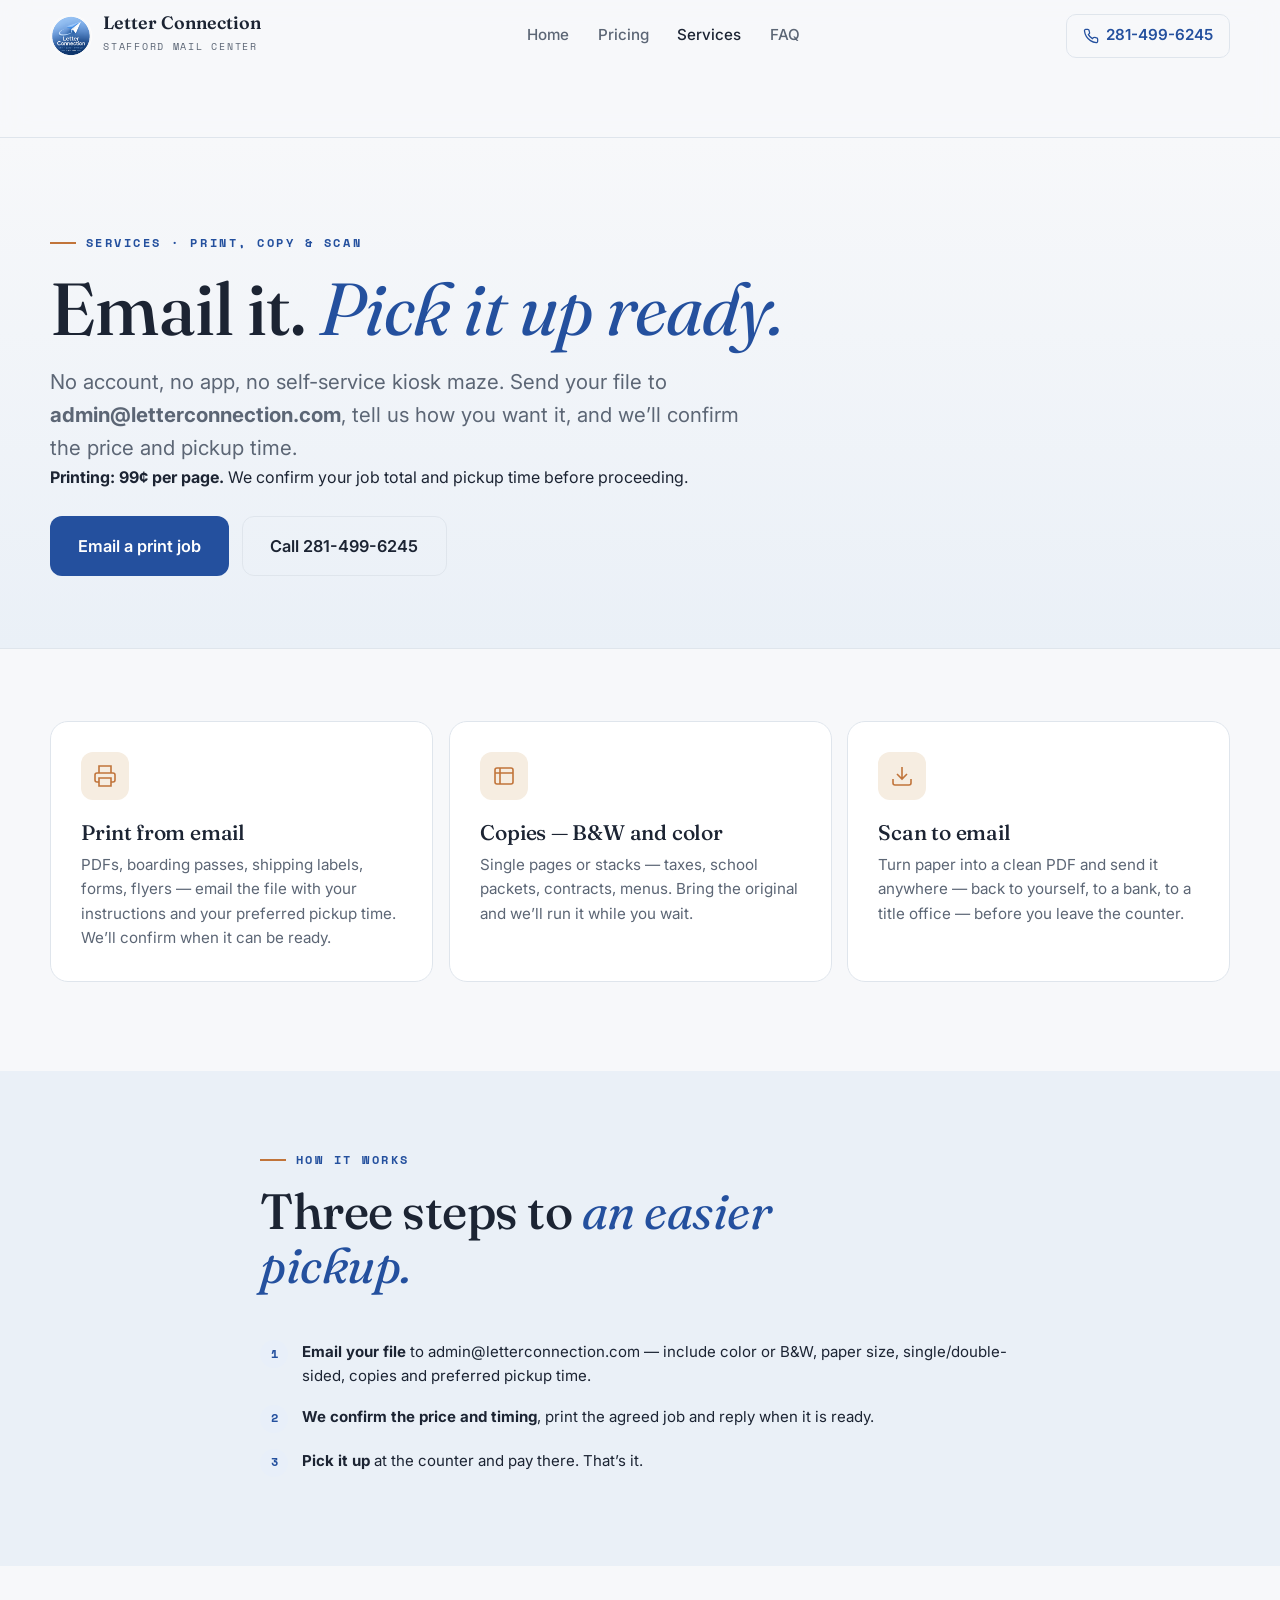
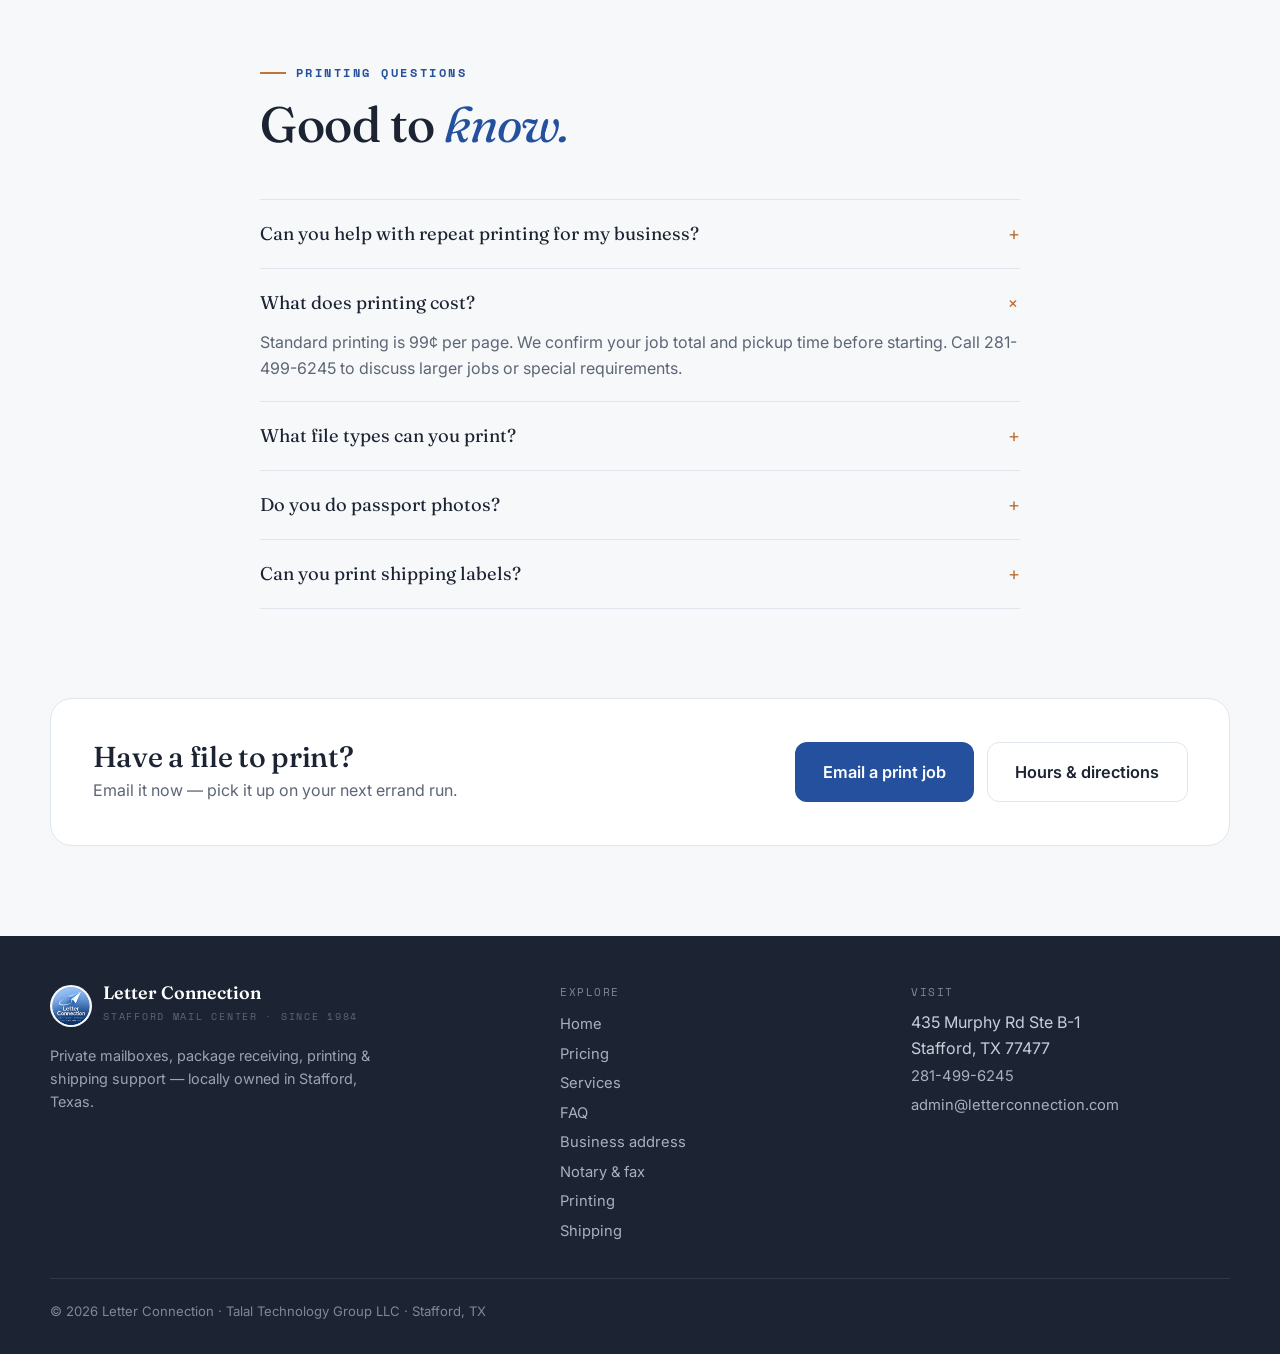
<file: printing.html>
<!doctype html>
<html lang="en">
<head>
<meta charset="utf-8">
<meta name="viewport" content="width=device-width,initial-scale=1">
<title>Printing, Copies &amp; Scanning in Stafford, TX | Letter Connection</title>
<meta name="description" content="Print jobs, black-and-white & color copies, and scan-to-email in Stafford, TX. Email your file ahead and pick it up ready. Serving Stafford, Sugar Land & Missouri City since 1984.">
<link rel="canonical" href="https://letterconnection.com/printing.html">
<link rel="icon" href="data:image/svg+xml,%3Csvg xmlns='http://www.w3.org/2000/svg' viewBox='0 0 48 48'%3E%3Crect width='48' height='48' rx='10' fill='%230F4C81'/%3E%3Cpath d='M12 25l24-9-9 20-4-9-11-2z' fill='%23fff'/%3E%3Cpath d='M23 27l13-11' stroke='%2399C6EB' stroke-width='2' fill='none'/%3E%3C/svg%3E">
<link rel="stylesheet" href="styles.css">
<link rel="stylesheet" href="anim.css">
<script type="application/ld+json">
{"@context":"https://schema.org","@type":"Service","name":"Printing, copying and document scanning in Stafford, Texas","provider":{"@type":"LocalBusiness","@id":"https://letterconnection.com/#business","name":"Letter Connection","telephone":"+1-281-499-6245","address":{"@type":"PostalAddress","streetAddress":"435 Murphy Rd Suite B-1","addressLocality":"Stafford","addressRegion":"TX","postalCode":"77477","addressCountry":"US"}},"areaServed":["Stafford","Sugar Land","Missouri City","Meadows Place"],"serviceType":["Printing","Black-and-white copies","Color copies","Document scanning","Shipping label printing"]}
</script>
</head>
<body>
<header class="site-head">
  <div class="wrap">
    <a class="brand" href="index.html" aria-label="Letter Connection home">
      <img class="brand-badge" src="assets/logo-badge-small.png" alt="Letter Connection logo">
      <span class="brand-txt"><strong>Letter Connection</strong><span>Stafford Mail Center</span></span>
    </a>
    <nav class="nav">
      <a href="index.html">Home</a>
      <a href="pricing.html">Pricing</a>
      <a href="services.html" aria-current="page">Services</a>
      <a href="faq.html">FAQ</a>
    </nav>
    <a class="head-cta" href="tel:+12814996245"><svg viewBox="0 0 24 24" width="16" height="16" fill="none" stroke="currentColor" stroke-width="1.9"><path d="M22 16.9v3a2 2 0 0 1-2.2 2 19.8 19.8 0 0 1-8.6-3 19.5 19.5 0 0 1-6-6 19.8 19.8 0 0 1-3-8.6A2 2 0 0 1 4.1 2h3a2 2 0 0 1 2 1.7c.1 1 .4 1.9.7 2.8a2 2 0 0 1-.5 2.1L8.1 9.9a16 16 0 0 0 6 6l1.3-1.3a2 2 0 0 1 2.1-.4c.9.3 1.8.6 2.8.7a2 2 0 0 1 1.7 2z"/></svg>281-499-6245</a>
    <button class="burger" aria-label="Menu" data-burger><svg viewBox="0 0 24 24" fill="none" stroke="currentColor" stroke-width="2"><path d="M3 6h18M3 12h18M3 18h18"/></svg></button>
  </div>
  <div class="wrap"><nav class="mnav" data-mnav><a href="index.html">Home</a><a href="pricing.html">Pricing</a><a href="services.html">Services</a><a href="faq.html">FAQ</a><a href="tel:+12814996245">Call 281-499-6245</a></nav></div>
</header>
<section class="page-head">
  <div class="wrap">
    <span class="eyebrow">Services &#183; Print, copy &amp; scan</span>
    <h1>Email it. <em>Pick it up ready.</em></h1>
    <p class="lead">No account, no app, no self-service kiosk maze. Send your file to <b>admin@letterconnection.com</b>, tell us how you want it, and we&rsquo;ll confirm the price and pickup time.</p>
    <p><b>Printing: 99&cent; per page.</b> We confirm your job total and pickup time before proceeding.</p><div class="hero-actions" style="margin-top:1.6rem">
      <a class="btn btn-primary btn-lg" href="mailto:admin@letterconnection.com?subject=Print%20job&amp;body=Color%20or%20B%26W%3A%0APaper%20size%3A%0ASingle%20or%20double%20sided%3A%0ANumber%20of%20copies%3A%0APreferred%20pickup%20time%3A%0A%0AI%20will%20attach%20my%20file%20to%20this%20email.%20Please%20confirm%20the%20price%20and%20pickup%20time.">Email a print job</a>
      <a class="btn btn-ghost btn-lg" href="tel:+12814996245">Call 281-499-6245</a>
    </div>
  </div>
</section>

<section class="section" style="padding-top:clamp(40px,6vw,72px)">
  <div class="wrap">
    <div class="grid g3">
      <article class="card">
        <div class="ico"><svg viewBox="0 0 24 24" fill="none" stroke="currentColor"><path d="M6 9V2h12v7M6 18H4a2 2 0 0 1-2-2v-5a2 2 0 0 1 2-2h16a2 2 0 0 1 2 2v5a2 2 0 0 1-2 2h-2M6 14h12v8H6z"/></svg></div>
        <h3>Print from email</h3><p>PDFs, boarding passes, shipping labels, forms, flyers &#8212; email the file with your instructions and your preferred pickup time. We&rsquo;ll confirm when it can be ready.</p>
      </article>
      <article class="card">
        <div class="ico"><svg viewBox="0 0 24 24" fill="none" stroke="currentColor"><rect x="3" y="4" width="18" height="16" rx="2"/><path d="M8 4v16M3 9h18"/></svg></div>
        <h3>Copies &#8212; B&amp;W and color</h3><p>Single pages or stacks &#8212; taxes, school packets, contracts, menus. Bring the original and we&rsquo;ll run it while you wait.</p>
      </article>
      <article class="card">
        <div class="ico"><svg viewBox="0 0 24 24" fill="none" stroke="currentColor"><path d="M21 15v4a2 2 0 0 1-2 2H5a2 2 0 0 1-2-2v-4M7 10l5 5 5-5M12 15V3"/></svg></div>
        <h3>Scan to email</h3><p>Turn paper into a clean PDF and send it anywhere &#8212; back to yourself, to a bank, to a title office &#8212; before you leave the counter.</p>
      </article>
    </div>
  </div>
</section>

<section class="section" style="background:var(--sand);padding-top:clamp(40px,6vw,72px)">
  <div class="wrap" style="max-width:760px">
    <div class="sec-head">
      <span class="eyebrow">How it works</span>
      <h2>Three steps to <em>an easier pickup.</em></h2>
    </div>
    <ol class="steps">
      <li><span><b>Email your file</b> to admin@letterconnection.com &#8212; include color or B&amp;W, paper size, single/double-sided, copies and preferred pickup time.</span></li>
      <li><span><b>We confirm the price and timing</b>, print the agreed job and reply when it is ready.</span></li>
      <li><span><b>Pick it up</b> at the counter and pay there. That&rsquo;s it.</span></li>
    </ol>
  </div>
</section>

<section class="section">
  <div class="wrap" style="max-width:760px">
    <div class="sec-head">
      <span class="eyebrow">Printing questions</span>
      <h2>Good to <em>know.</em></h2>
    </div>
    <div class="faq"><details><summary>Can you help with repeat printing for my business?</summary><p>Yes. Send your current file, quantity and deadline for forms, flyers, menus or other everyday documents. We confirm the job price and pickup time. No membership or design package is required to place a print order.</p></details>
      <details open><summary>What does printing cost?</summary><p>Standard printing is 99&cent; per page. We confirm your job total and pickup time before starting. Call 281-499-6245 to discuss larger jobs or special requirements.</p></details>
      <details><summary>What file types can you print?</summary><p>PDF is best. Word documents and images work too &#8212; if something looks off, we&rsquo;ll call you before printing.</p></details>
      <details><summary>Do you do passport photos?</summary><p>Call ahead for passport photos &#8212; availability varies, and one call makes sure we can take them the day you come in.</p></details>
      <details><summary>Can you print shipping labels?</summary><p>Yes &#8212; email your existing prepaid label and we&rsquo;ll print it for <b>$0.90</b>. Eligible prepaid package <a href="shipping.html" style="color:var(--navy)">drop-offs are free</a>. Supported FedEx QR label printing is included with your eligible drop-off. New postage and packing are separate.</p></details>
    </div>
  </div>
</section>

<section class="section" style="padding-top:0">
  <div class="wrap">
    <div class="cta-band">
      <div>
        <h2 style="margin:0 0 .4rem;font-size:1.8rem">Have a file to print?</h2>
        <p style="margin:0;color:var(--muted)">Email it now &#8212; pick it up on your next errand run.</p>
      </div>
      <div class="hero-actions">
        <a class="btn btn-primary btn-lg" href="mailto:admin@letterconnection.com?subject=Print%20job&amp;body=Color%20or%20B%26W%3A%0APaper%20size%3A%0ASingle%20or%20double%20sided%3A%0ANumber%20of%20copies%3A%0APreferred%20pickup%20time%3A%0A%0AI%20will%20attach%20my%20file%20to%20this%20email.%20Please%20confirm%20the%20price%20and%20pickup%20time.">Email a print job</a>
        <a class="btn btn-ghost btn-lg" href="index.html#visit">Hours &amp; directions</a>
      </div>
    </div>
  </div>
</section><footer class="site-foot">
  <div class="wrap">
    <div>
      <div class="brand" style="margin-bottom:1rem">
        <img class="brand-badge" src="assets/logo-badge-small.png" alt="Letter Connection logo">
        <span class="brand-txt"><strong>Letter Connection</strong><span>Stafford Mail Center &#183; Since 1984</span></span>
      </div>
      <p style="max-width:22rem;font-size:.9rem;color:#9AA4B2">Private mailboxes, package receiving, printing &amp; shipping support &#8212; locally owned in Stafford, Texas.</p>
    </div>
    <div><div class="foot-h">Explore</div><a href="index.html">Home</a><br><a href="pricing.html">Pricing</a><br><a href="services.html">Services</a><br><a href="faq.html">FAQ</a><br><a href="business-address.html">Business address</a><br><a href="notary.html">Notary &amp; fax</a><br><a href="printing.html">Printing</a><br><a href="shipping.html">Shipping</a></div>
    <div><div class="foot-h">Visit</div>435 Murphy Rd Ste B-1<br>Stafford, TX 77477<br><a href="tel:+12814996245">281-499-6245</a><br><a href="mailto:admin@letterconnection.com">admin@letterconnection.com</a></div>
  </div>
  <div class="wrap foot-bottom">&#169; <span id="yr"></span> Letter Connection &#183; Talal Technology Group LLC &#183; Stafford, TX</div>
</footer>

<nav class="mobar" aria-label="Quick actions">
  <a href="tel:+12814996245"><svg viewBox="0 0 24 24" fill="none" stroke="currentColor" stroke-width="1.9"><path d="M22 16.9v3a2 2 0 0 1-2.2 2 19.8 19.8 0 0 1-8.6-3 19.5 19.5 0 0 1-6-6 19.8 19.8 0 0 1-3-8.6A2 2 0 0 1 4.1 2h3a2 2 0 0 1 2 1.7c.1 1 .4 1.9.7 2.8a2 2 0 0 1-.5 2.1L8.1 9.9a16 16 0 0 0 6 6l1.3-1.3a2 2 0 0 1 2.1-.4c.9.3 1.8.6 2.8.7a2 2 0 0 1 1.7 2z"/></svg>Call</a>
  <a class="pri" href="reserve.html"><svg viewBox="0 0 24 24" fill="none" stroke="currentColor" stroke-width="1.9"><rect x="3" y="5" width="18" height="14" rx="2"/><path d="m3 7 9 6 9-6"/></svg>Reserve</a>
  <a href="https://www.google.com/maps/search/?api=1&query=435+Murphy+Rd+Ste+B-1+Stafford+TX+77477" target="_blank" rel="noopener"><svg viewBox="0 0 24 24" fill="none" stroke="currentColor" stroke-width="1.9"><path d="M21 10c0 6-9 12-9 12s-9-6-9-12a9 9 0 0 1 18 0z"/><circle cx="12" cy="10" r="3"/></svg>Directions</a>
</nav>
<script src="app.js"></script>
<script src="anim.js"></script>
</body>
</html>
</file>
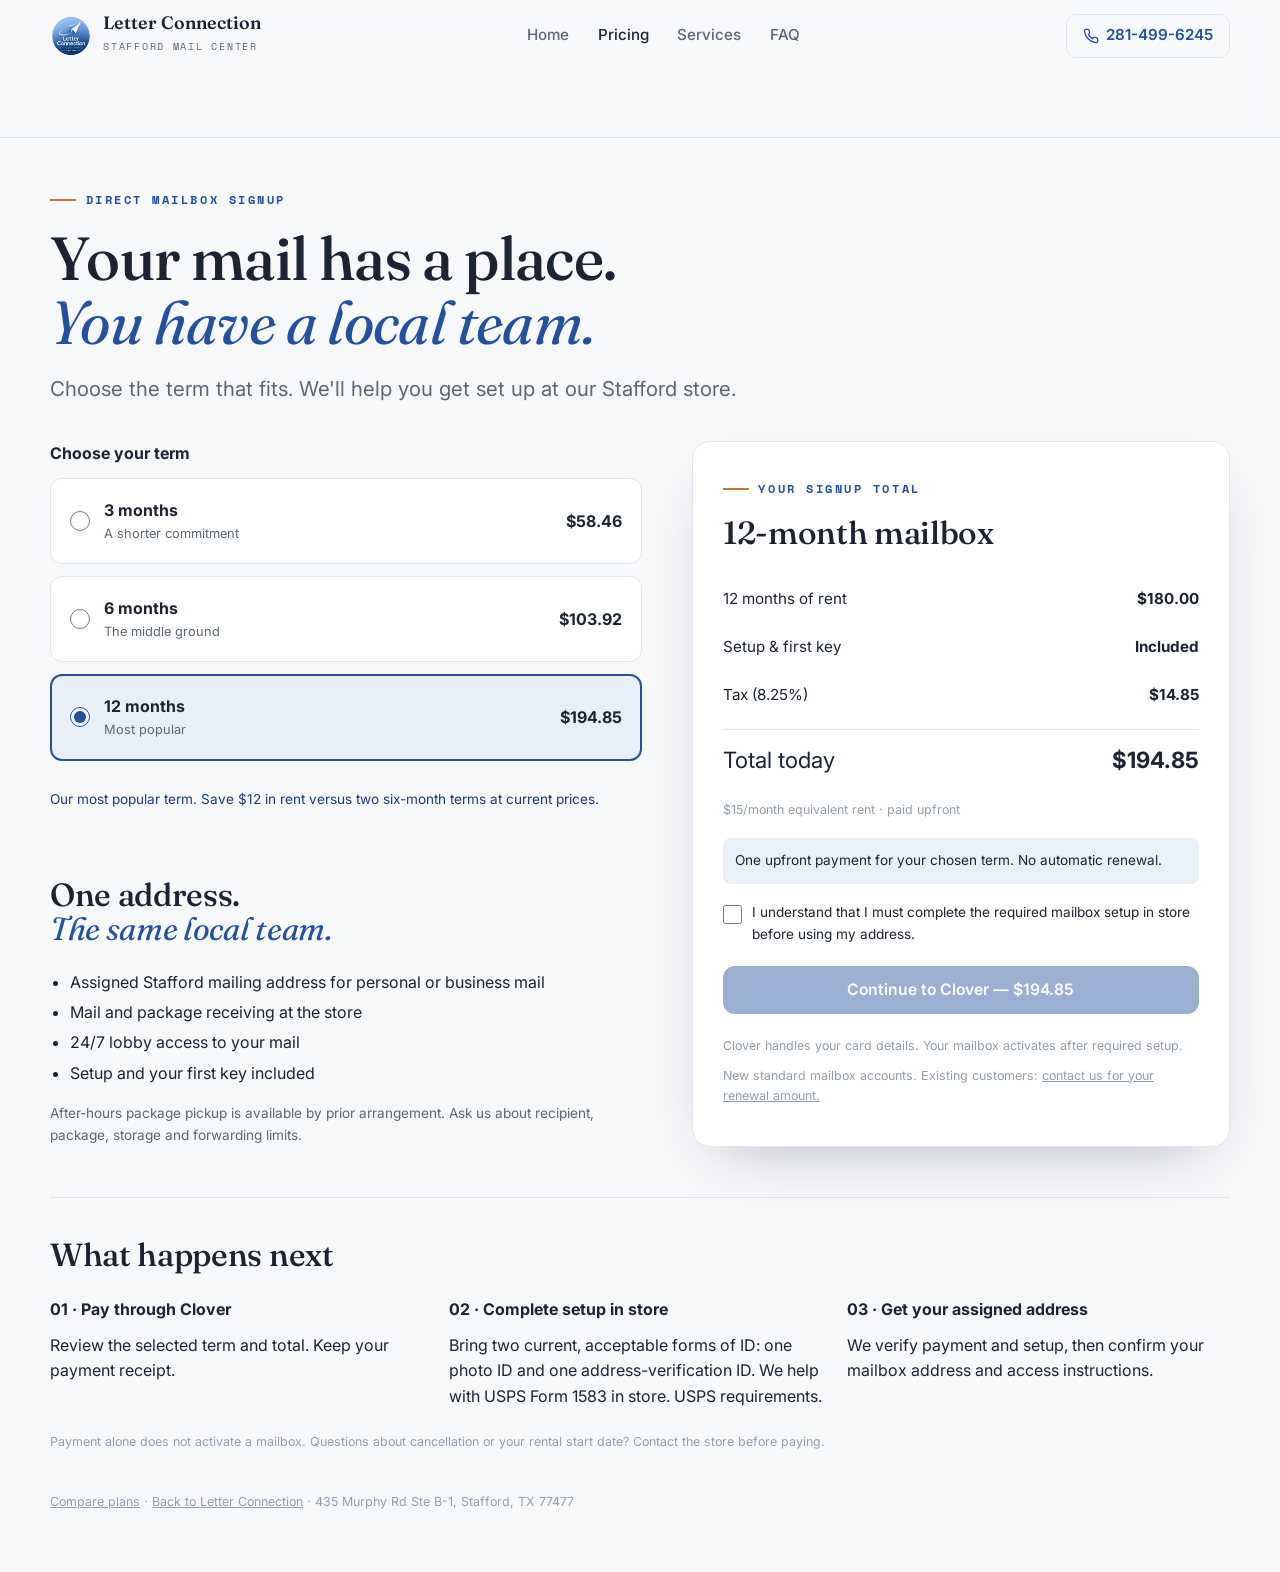
<file: reserve.html>
<!doctype html>
<html lang="en">
<head>
<meta charset="utf-8">
<meta name="viewport" content="width=device-width,initial-scale=1">
<title>Choose your mailbox plan | Letter Connection</title>
<meta name="description" content="Choose a 3, 6 or 12 month Letter Connection mailbox plan. See the full total and pay through Clover. Setup and first key included.">
<link rel="icon" href="data:image/svg+xml,%3Csvg xmlns='http://www.w3.org/2000/svg' viewBox='0 0 48 48'%3E%3Crect width='48' height='48' rx='10' fill='%230F4C81'/%3E%3Cpath d='M12 25l24-9-9 20-4-9-11-2z' fill='%23fff'/%3E%3Cpath d='M23 27l13-11' stroke='%2399C6EB' stroke-width='2' fill='none'/%3E%3C/svg%3E">
<link rel="stylesheet" href="styles.css">
<link rel="stylesheet" href="anim.css"><link rel="stylesheet" href="refinements.css">
<link rel="stylesheet" href="plans.css"></head>
<body><header class="site-head">
  <div class="wrap">
    <a class="brand" href="index.html" aria-label="Letter Connection home">
      <img class="brand-badge" src="assets/logo-badge-small.png" alt="Letter Connection logo">
      <span class="brand-txt"><strong>Letter Connection</strong><span>Stafford Mail Center</span></span>
    </a>
    <nav class="nav">
      <a href="index.html">Home</a>
      <a href="pricing.html" aria-current="page">Pricing</a>
      <a href="services.html">Services</a>
      <a href="faq.html">FAQ</a>
    </nav>
    <a class="head-cta" href="tel:+12814996245"><svg viewBox="0 0 24 24" width="16" height="16" fill="none" stroke="currentColor" stroke-width="1.9"><path d="M22 16.9v3a2 2 0 0 1-2.2 2 19.8 19.8 0 0 1-8.6-3 19.5 19.5 0 0 1-6-6 19.8 19.8 0 0 1-3-8.6A2 2 0 0 1 4.1 2h3a2 2 0 0 1 2 1.7c.1 1 .4 1.9.7 2.8a2 2 0 0 1-.5 2.1L8.1 9.9a16 16 0 0 0 6 6l1.3-1.3a2 2 0 0 1 2.1-.4c.9.3 1.8.6 2.8.7a2 2 0 0 1 1.7 2z"/></svg>281-499-6245</a>
    <button class="burger" aria-label="Menu" data-burger><svg viewBox="0 0 24 24" fill="none" stroke="currentColor" stroke-width="2"><path d="M3 6h18M3 12h18M3 18h18"/></svg></button>
  </div>
  <div class="wrap"><nav class="mnav" data-mnav><a href="index.html">Home</a><a href="pricing.html">Pricing</a><a href="services.html">Services</a><a href="faq.html">FAQ</a><a href="tel:+12814996245">Call 281-499-6245</a></nav></div>
</header><main class="wrap signup-main"><div class="signup-intro"><span class="eyebrow">Direct mailbox signup</span><h1>Your mail has a place.<br><em>You have a local team.</em></h1><p class="lead">Choose the term that fits. We'll help you get set up at our Stafford store.</p></div><div class="signup-layout"><section><fieldset class="term-picker"><legend>Choose your term</legend><label class="term-choice"><input type="radio" name="term" value="3" ><span><strong>3 months</strong><span>A shorter commitment</span></span><b>$58.46</b></label><label class="term-choice"><input type="radio" name="term" value="6" ><span><strong>6 months</strong><span>The middle ground</span></span><b>$103.92</b></label><label class="term-choice"><input type="radio" name="term" value="12" checked><span><strong>12 months</strong><span>Most popular</span></span><b>$194.85</b></label></fieldset><p class="choice-note" id="value-note"></p><div class="setup-summary"><h2>One address.<br><em>The same local team.</em></h2><ul><li>Assigned Stafford mailing address for personal or business mail</li><li>Mail and package receiving at the store</li><li>24/7 lobby access to your mail</li><li>Setup and your first key included</li></ul><p>After-hours package pickup is available by prior arrangement. Ask us about recipient, package, storage and forwarding limits.</p></div></section><section class="checkout-summary" aria-labelledby="summary-title"><span class="eyebrow">Your signup total</span><h2 id="summary-title">12-month mailbox</h2><div class="amount-line"><span id="rent-label">12 months of rent</span><b id="rent">$180.00</b></div><div class="amount-line"><span>Setup &amp; first key</span><b>Included</b></div><div class="amount-line"><span>Tax (8.25%)</span><b id="tax">$14.85</b></div><div class="amount-line total"><span>Total today</span><b id="total">$194.85</b></div><p id="equivalent" class="fine"></p><p class="payment-terms">One upfront payment for your chosen term. No automatic renewal.</p><label class="setup-check"><input type="checkbox" id="ack"><span>I understand that I must complete the required mailbox setup in store before using my address.</span></label><button class="btn btn-primary signup-pay" id="pay" type="button" disabled>Continue to Clover — $194.85</button><p id="checkout-status" class="fine" role="status" aria-live="polite">Review your plan and check the setup acknowledgment to continue.</p><p class="fine">New standard mailbox accounts. Existing customers: <a href="tel:+12814996245">contact us for your renewal amount.</a></p></section></div><section class="signup-next"><h2>What happens next</h2><div class="grid g3"><article><b>01 · Pay through Clover</b><p>Review the selected term and total. Keep your payment receipt.</p></article><article><b>02 · Complete setup in store</b><p>Bring two current, acceptable forms of ID: one photo ID and one address-verification ID. We help with USPS Form 1583 in store. <a href="https://faq.usps.com/articles/Knowledge/Commercial-Mail-Receiving-Agency-CMRA" target="_blank" rel="noopener">USPS requirements</a>.</p></article><article><b>03 · Get your assigned address</b><p>We verify payment and setup, then confirm your mailbox address and access instructions.</p></article></div><p class="fine">Payment alone does not activate a mailbox. Questions about cancellation or your rental start date? Contact the store before paying.</p></section><p class="fine"><a href="pricing.html">Compare plans</a> · <a href="index.html">Back to Letter Connection</a> · 435 Murphy Rd Ste B-1, Stafford, TX 77477</p></main><script src="app.js"></script><script src="mailbox-plans.js"></script></body></html>
</file>
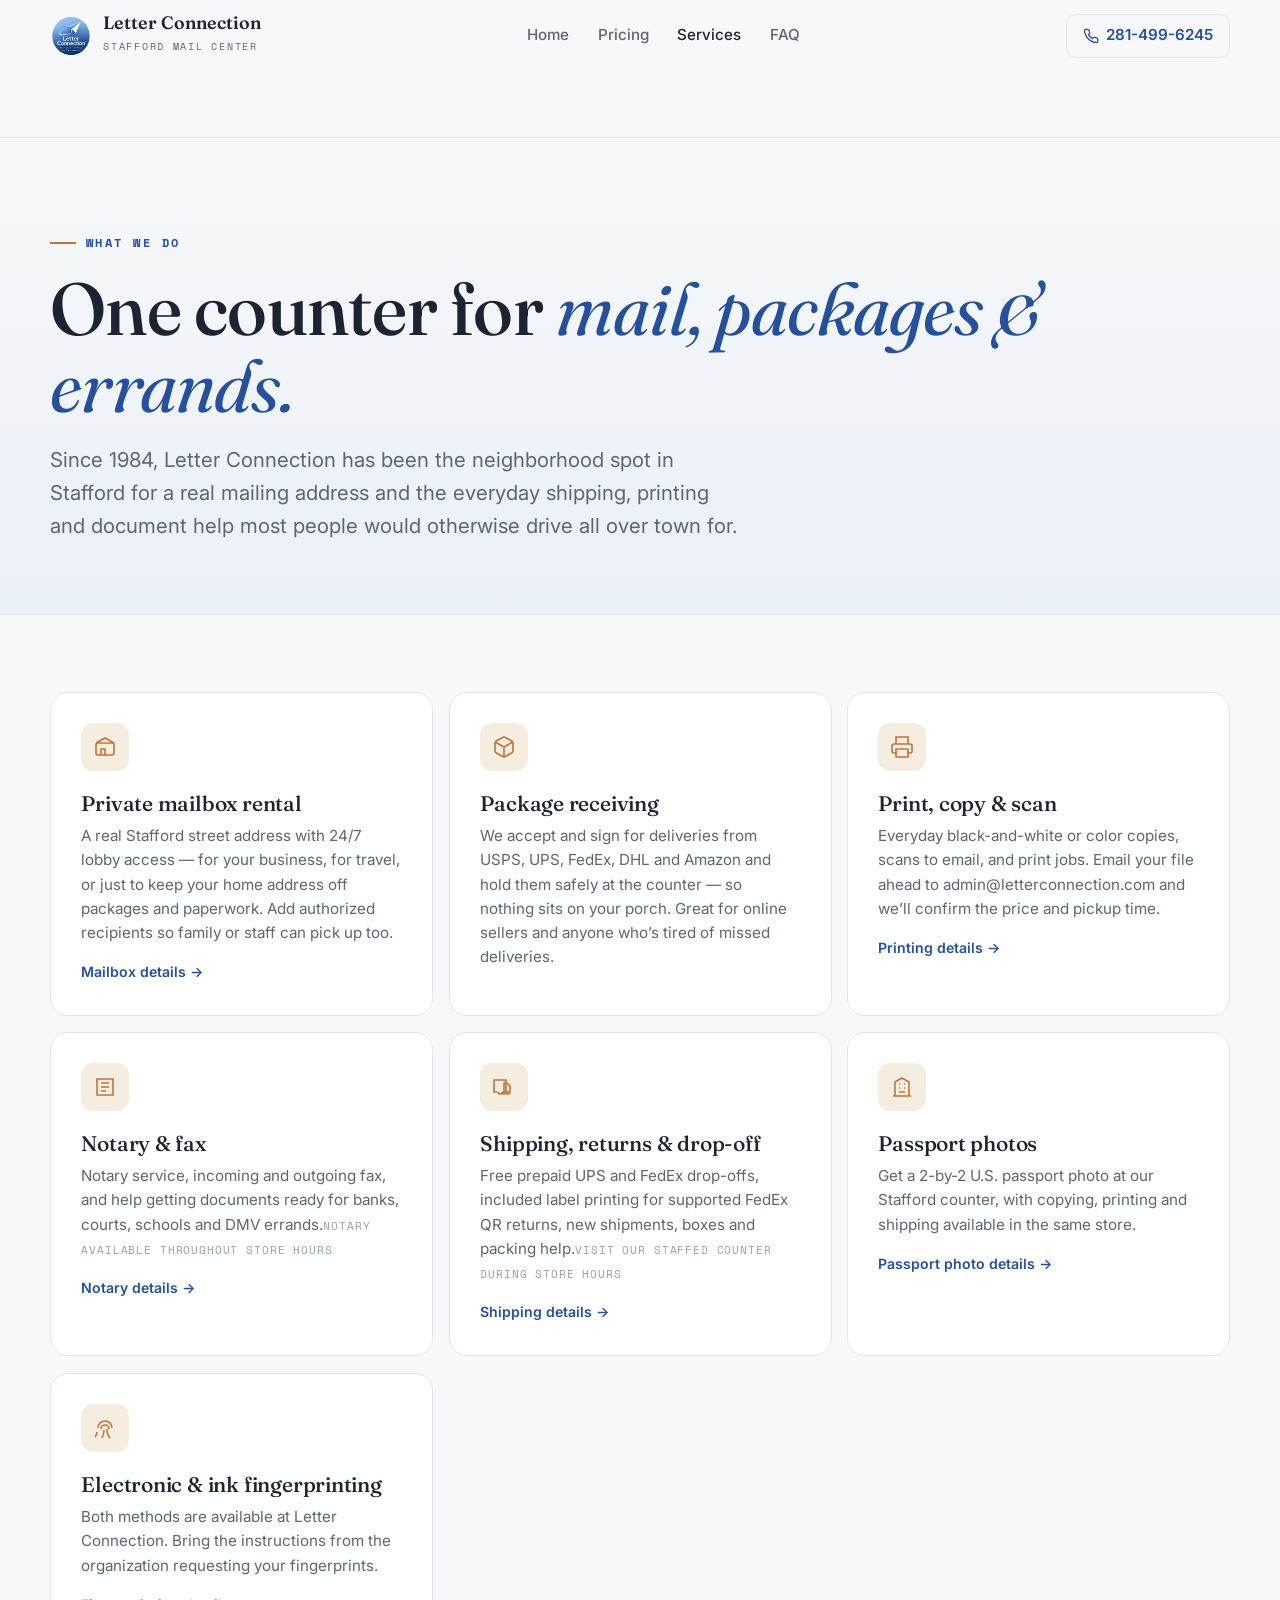
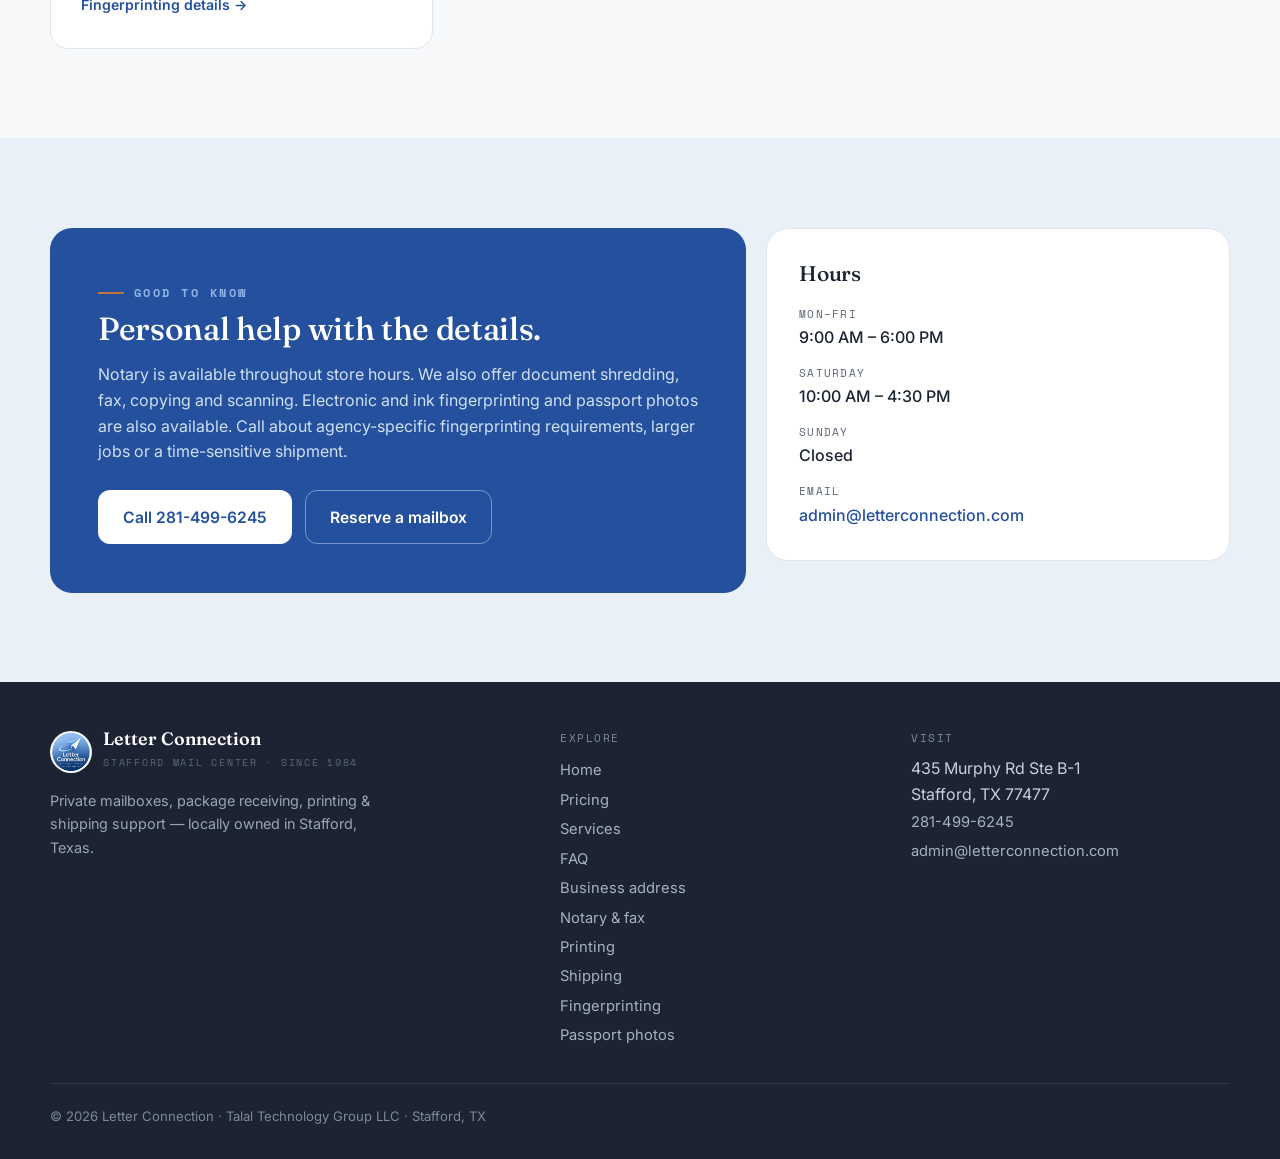
<file: services.html>
<!doctype html>
<html lang="en">
<head>
<meta charset="utf-8">
<meta name="viewport" content="width=device-width,initial-scale=1">
<title>Shipping, Business Addresses &amp; Fingerprinting | Letter Connection</title>
<meta name="description" content="Free UPS and FedEx prepaid drop-offs, business mailboxes, electronic and ink fingerprinting, passport photos, notary, print, copy, scan and fax in Stafford.">
<link rel="canonical" href="https://letterconnection.com/services.html">
<link rel="icon" href="data:image/svg+xml,%3Csvg xmlns='http://www.w3.org/2000/svg' viewBox='0 0 48 48'%3E%3Crect width='48' height='48' rx='10' fill='%230F4C81'/%3E%3Cpath d='M12 25l24-9-9 20-4-9-11-2z' fill='%23fff'/%3E%3Cpath d='M23 27l13-11' stroke='%2399C6EB' stroke-width='2' fill='none'/%3E%3C/svg%3E">
<link rel="stylesheet" href="styles.css">
<link rel="stylesheet" href="anim.css">
</head>
<body>
<header class="site-head">
  <div class="wrap">
    <a class="brand" href="index.html" aria-label="Letter Connection home">
      <img class="brand-badge" src="assets/logo-badge-small.png" alt="Letter Connection logo">
      <span class="brand-txt"><strong>Letter Connection</strong><span>Stafford Mail Center</span></span>
    </a>
    <nav class="nav">
      <a href="index.html">Home</a>
      <a href="pricing.html">Pricing</a>
      <a href="services.html" aria-current="page">Services</a>
      <a href="faq.html">FAQ</a>
    </nav>
    <a class="head-cta" href="tel:+12814996245"><svg viewBox="0 0 24 24" width="16" height="16" fill="none" stroke="currentColor" stroke-width="1.9"><path d="M22 16.9v3a2 2 0 0 1-2.2 2 19.8 19.8 0 0 1-8.6-3 19.5 19.5 0 0 1-6-6 19.8 19.8 0 0 1-3-8.6A2 2 0 0 1 4.1 2h3a2 2 0 0 1 2 1.7c.1 1 .4 1.9.7 2.8a2 2 0 0 1-.5 2.1L8.1 9.9a16 16 0 0 0 6 6l1.3-1.3a2 2 0 0 1 2.1-.4c.9.3 1.8.6 2.8.7a2 2 0 0 1 1.7 2z"/></svg>281-499-6245</a>
    <button class="burger" aria-label="Menu" data-burger><svg viewBox="0 0 24 24" fill="none" stroke="currentColor" stroke-width="2"><path d="M3 6h18M3 12h18M3 18h18"/></svg></button>
  </div>
  <div class="wrap"><nav class="mnav" data-mnav><a href="index.html">Home</a><a href="pricing.html">Pricing</a><a href="services.html">Services</a><a href="faq.html">FAQ</a><a href="tel:+12814996245">Call 281-499-6245</a></nav></div>
</header>

<section class="page-head">
  <div class="wrap">
    <span class="eyebrow">What we do</span>
    <h1>One counter for <em>mail, packages &amp; errands.</em></h1>
    <p class="lead">Since 1984, Letter Connection has been the neighborhood spot in Stafford for a real mailing address and the everyday shipping, printing and document help most people would otherwise drive all over town for.</p>
  </div>
</section>

<section class="section" style="padding-top:clamp(40px,6vw,80px)">
  <div class="wrap">
    <div class="grid g3">
      <article class="card">
        <div class="ico"><svg viewBox="0 0 24 24" fill="none" stroke="currentColor"><rect x="3" y="8" width="18" height="12" rx="2"/><path d="M3 8l9-5 9 5M8 20v-6h4v6"/></svg></div>
        <h3>Private mailbox rental</h3><p>A real Stafford street address with 24/7 lobby access — for your business, for travel, or just to keep your home address off packages and paperwork. Add authorized recipients so family or staff can pick up too.</p><a class="card-more" href="business-address.html">Mailbox details →</a>
      </article>
      <article class="card">
        <div class="ico"><svg viewBox="0 0 24 24" fill="none" stroke="currentColor"><path d="M21 8v8a2 2 0 0 1-1 1.7l-7 4a2 2 0 0 1-2 0l-7-4A2 2 0 0 1 3 16V8a2 2 0 0 1 1-1.7l7-4a2 2 0 0 1 2 0l7 4A2 2 0 0 1 21 8zM3.3 7 12 12l8.7-5M12 22V12"/></svg></div>
        <h3>Package receiving</h3><p>We accept and sign for deliveries from USPS, UPS, FedEx, DHL and Amazon and hold them safely at the counter — so nothing sits on your porch. Great for online sellers and anyone who&rsquo;s tired of missed deliveries.</p>
      </article>
      <article class="card">
        <div class="ico"><svg viewBox="0 0 24 24" fill="none" stroke="currentColor"><path d="M6 9V2h12v7M6 18H4a2 2 0 0 1-2-2v-5a2 2 0 0 1 2-2h16a2 2 0 0 1 2 2v5a2 2 0 0 1-2 2h-2M6 14h12v8H6z"/></svg></div>
        <h3>Print, copy &amp; scan</h3><p>Everyday black-and-white or color copies, scans to email, and print jobs. Email your file ahead to admin@letterconnection.com and we&rsquo;ll confirm the price and pickup time.</p><a class="card-more" href="printing.html">Printing details →</a>
      </article>
      <article class="card">
        <div class="ico"><svg viewBox="0 0 24 24" fill="none" stroke="currentColor"><path d="M4 4h16v16H4zM8 8h8M8 12h8M8 16h5"/></svg></div>
        <h3>Notary &amp; fax</h3><p>Notary service, incoming and outgoing fax, and help getting documents ready for banks, courts, schools and DMV errands.<span class="note">Notary available throughout store hours</span></p><a class="card-more" href="notary.html">Notary details →</a>
      </article>
      <article class="card">
        <div class="ico"><svg viewBox="0 0 24 24" fill="none" stroke="currentColor"><path d="M10 17h4V5H2v12h3m5 0a2 2 0 1 1-4 0m4 0a2 2 0 1 0 4 0m0 0h2a2 2 0 0 0 2-2v-4l-3-3h-3v9M18 17a2 2 0 1 1-4 0"/></svg></div>
        <h3>Shipping, returns &amp; drop-off</h3><p>Free prepaid UPS and FedEx drop-offs, included label printing for supported FedEx QR returns, new shipments, boxes and packing help.<span class="note">Visit our staffed counter during store hours</span></p><a class="card-more" href="shipping.html">Shipping details →</a>
      </article>
      <article class="card">
        <div class="ico"><svg viewBox="0 0 24 24" fill="none" stroke="currentColor"><path d="M3 21h18M5 21V7l7-4 7 4v14M9 9h1m4 0h1M9 13h1m4 0h1M9 17h6"/></svg></div>
        <h3>Passport photos</h3><p>Get a 2-by-2 U.S. passport photo at our Stafford counter, with copying, printing and shipping available in the same store.</p><a class="card-more" href="passport-photos.html">Passport photo details →</a>
      </article><article class="card"><div class="ico"><svg viewBox="0 0 24 24" fill="none" stroke="currentColor"><path d="M5 12a7 7 0 0 1 14 0M8 13a4 4 0 0 1 8 0M11 14c0 4-1 6-2 8M14 13c0 5 1 7 3 9M4 16c0 3-1 4-2 5"/></svg></div><h3>Electronic &amp; ink fingerprinting</h3><p>Both methods are available at Letter Connection. Bring the instructions from the organization requesting your fingerprints.</p><a class="card-more" href="fingerprinting.html">Fingerprinting details →</a></article>
    </div>
  </div>
</section>

<section class="section" style="background:var(--sand)">
  <div class="wrap">
    <div class="visit-grid">
      <div class="visit-card">
        <span class="eyebrow" style="color:var(--sky)">Good to know</span>
        <h2>Personal help with the details.</h2>
        <p>Notary is available throughout store hours. We also offer document shredding, fax, copying and scanning. Electronic and ink fingerprinting and passport photos are also available. Call about agency-specific fingerprinting requirements, larger jobs or a time-sensitive shipment.</p>
        <div class="hero-actions">
          <a class="btn" style="background:#fff;color:var(--navy)" href="tel:+12814996245">Call 281-499-6245</a>
          <a class="btn btn-ghost" style="border-color:rgba(255,255,255,.4);color:#fff" href="reserve.html">Reserve a mailbox</a>
        </div>
      </div>
      <div class="hours">
        <h3 style="font-family:var(--serif);margin-bottom:1.2rem">Hours</h3>
        <dl>
          <div><dt>Mon–Fri</dt><dd>9:00 AM – 6:00 PM</dd></div>
          <div><dt>Saturday</dt><dd>10:00 AM – 4:30 PM</dd></div>
          <div><dt>Sunday</dt><dd>Closed</dd></div>
          <div><dt>Email</dt><dd><a href="mailto:admin@letterconnection.com" style="color:var(--navy)">admin@letterconnection.com</a></dd></div>
        </dl>
      </div>
    </div>
  </div>
</section>

<footer class="site-foot">
  <div class="wrap">
    <div>
      <div class="brand" style="margin-bottom:1rem">
        <img class="brand-badge" src="assets/logo-badge-small.png" alt="Letter Connection logo">
        <span class="brand-txt"><strong>Letter Connection</strong><span>Stafford Mail Center · Since 1984</span></span>
      </div>
      <p style="max-width:22rem;font-size:.9rem;color:#9AA4B2">Private mailboxes, package receiving, printing &amp; shipping support — locally owned in Stafford, Texas.</p>
    </div>
    <div><div class="foot-h">Explore</div><a href="index.html">Home</a><br><a href="pricing.html">Pricing</a><br><a href="services.html">Services</a><br><a href="faq.html">FAQ</a><br><a href="business-address.html">Business address</a><br><a href="notary.html">Notary &amp; fax</a><br><a href="printing.html">Printing</a><br><a href="shipping.html">Shipping</a><br><a href="fingerprinting.html">Fingerprinting</a><br><a href="passport-photos.html">Passport photos</a></div>
    <div><div class="foot-h">Visit</div>435 Murphy Rd Ste B-1<br>Stafford, TX 77477<br><a href="tel:+12814996245">281-499-6245</a><br><a href="mailto:admin@letterconnection.com">admin@letterconnection.com</a></div>
  </div>
  <div class="wrap foot-bottom">© <span id="yr"></span> Letter Connection · Talal Technology Group LLC · Stafford, TX</div>
</footer>

<nav class="mobar" aria-label="Quick actions">
  <a href="tel:+12814996245"><svg viewBox="0 0 24 24" fill="none" stroke="currentColor" stroke-width="1.9"><path d="M22 16.9v3a2 2 0 0 1-2.2 2 19.8 19.8 0 0 1-8.6-3 19.5 19.5 0 0 1-6-6 19.8 19.8 0 0 1-3-8.6A2 2 0 0 1 4.1 2h3a2 2 0 0 1 2 1.7c.1 1 .4 1.9.7 2.8a2 2 0 0 1-.5 2.1L8.1 9.9a16 16 0 0 0 6 6l1.3-1.3a2 2 0 0 1 2.1-.4c.9.3 1.8.6 2.8.7a2 2 0 0 1 1.7 2z"/></svg>Call</a>
  <a class="pri" href="reserve.html"><svg viewBox="0 0 24 24" fill="none" stroke="currentColor" stroke-width="1.9"><rect x="3" y="5" width="18" height="14" rx="2"/><path d="m3 7 9 6 9-6"/></svg>Reserve</a>
  <a href="https://www.google.com/maps/search/?api=1&query=435+Murphy+Rd+Ste+B-1+Stafford+TX+77477" target="_blank" rel="noopener"><svg viewBox="0 0 24 24" fill="none" stroke="currentColor" stroke-width="1.9"><path d="M21 10c0 6-9 12-9 12s-9-6-9-12a9 9 0 0 1 18 0z"/><circle cx="12" cy="10" r="3"/></svg>Directions</a>
</nav>
<script src="app.js"></script>
<script src="anim.js"></script>
</body>
</html>
</file>
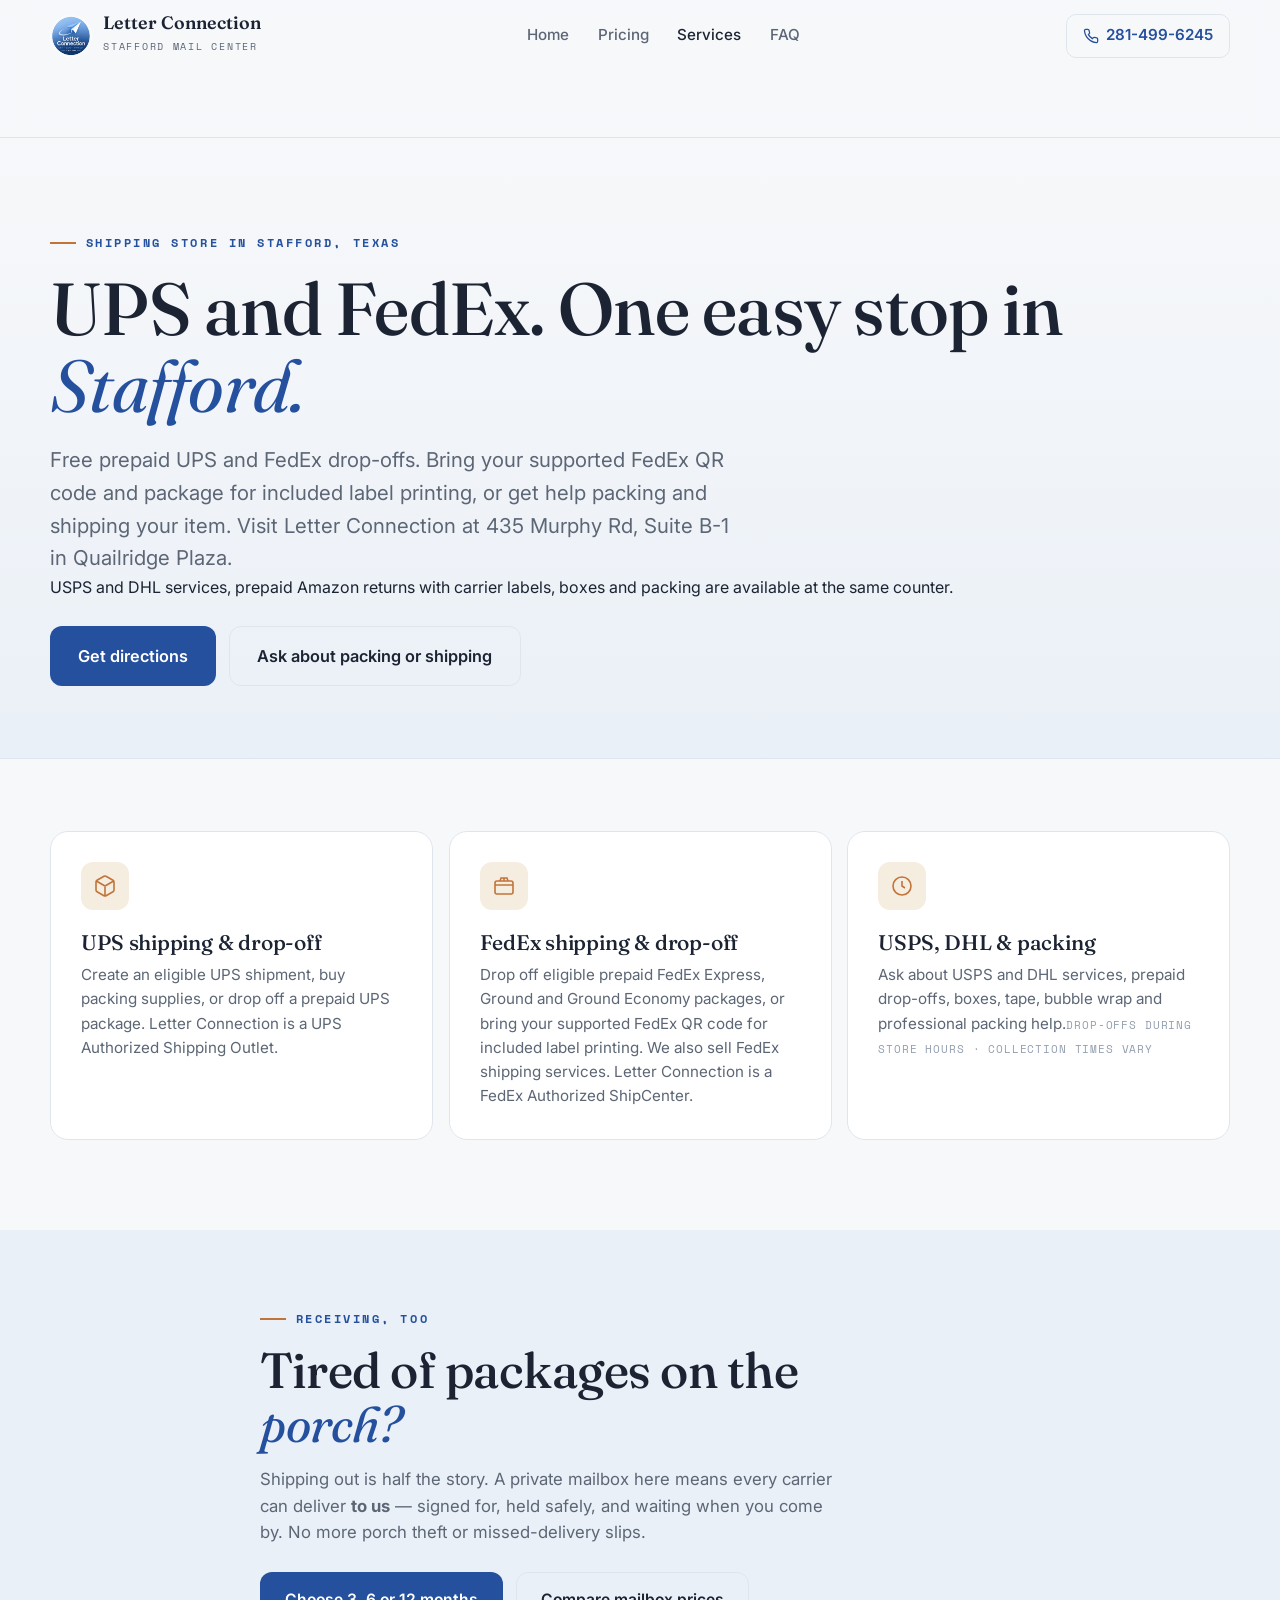
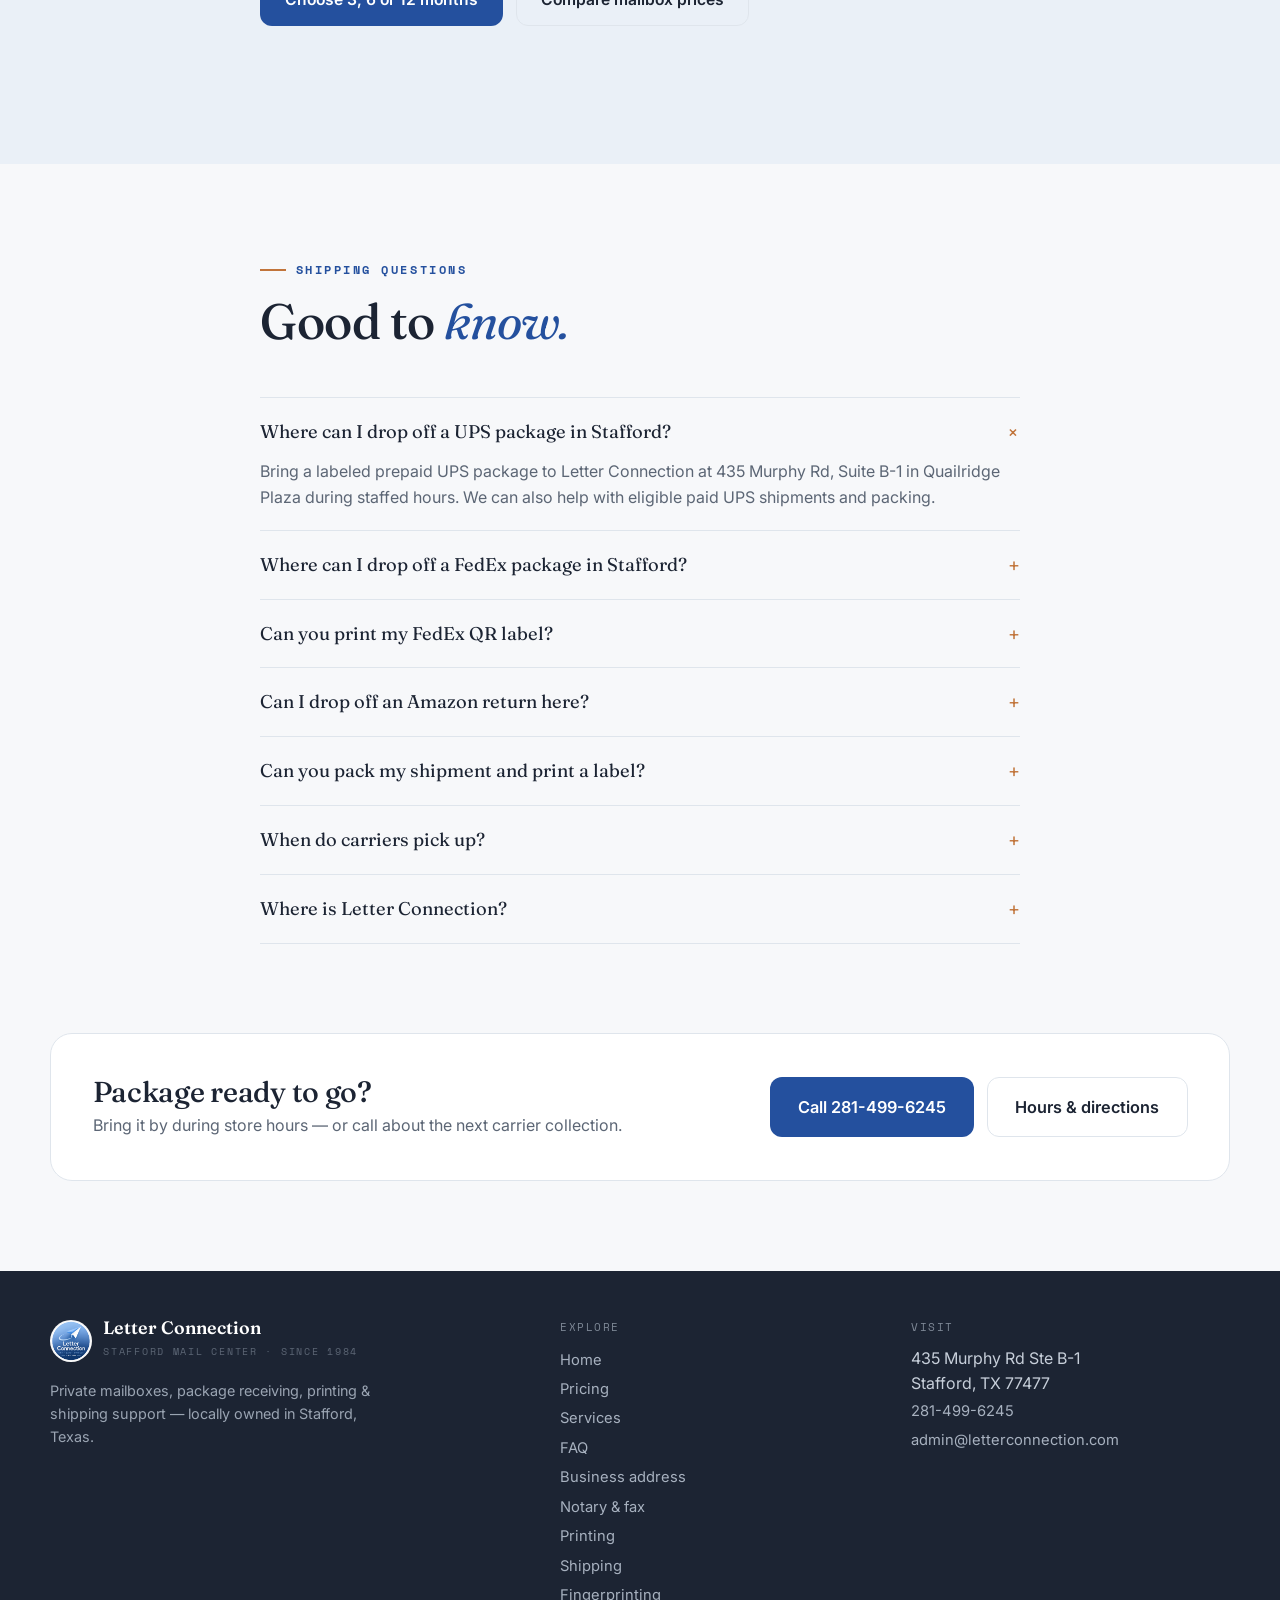
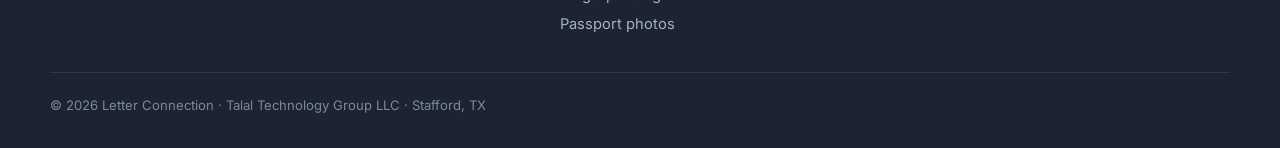
<file: shipping.html>
<!doctype html>
<html lang="en">
<head>
<meta charset="utf-8">
<meta name="viewport" content="width=device-width,initial-scale=1">
<title>UPS, FedEx &amp; Package Drop-Off in Stafford, TX | Letter Connection</title>
<meta name="description" content="Free prepaid UPS and FedEx drop-offs in Stafford, included FedEx QR label printing, packing help and shipping services at Letter Connection in Quailridge Plaza.">
<link rel="canonical" href="https://letterconnection.com/shipping.html">
<link rel="icon" href="data:image/svg+xml,%3Csvg xmlns='http://www.w3.org/2000/svg' viewBox='0 0 48 48'%3E%3Crect width='48' height='48' rx='10' fill='%230F4C81'/%3E%3Cpath d='M12 25l24-9-9 20-4-9-11-2z' fill='%23fff'/%3E%3Cpath d='M23 27l13-11' stroke='%2399C6EB' stroke-width='2' fill='none'/%3E%3C/svg%3E">
<link rel="stylesheet" href="styles.css">
<link rel="stylesheet" href="anim.css">
<script type="application/ld+json">
{"@context": "https://schema.org", "@graph": [{"@type": "Service", "name": "Shipping, returns and package drop-off in Stafford, Texas", "provider": {"@type": "LocalBusiness", "@id": "https://letterconnection.com/#business", "name": "Letter Connection", "telephone": "+1-281-499-6245", "address": {"@type": "PostalAddress", "streetAddress": "435 Murphy Rd Suite B-1", "addressLocality": "Stafford", "addressRegion": "TX", "postalCode": "77477", "addressCountry": "US"}}, "areaServed": ["Stafford", "Sugar Land", "Missouri City", "Meadows Place"], "serviceType": ["UPS shipping and package drop-off", "FedEx shipping and package drop-off", "Amazon returns with printable carrier labels", "USPS shipping services", "DHL package drop-off", "Packing and shipping supplies", "FedEx QR label printing"]}, {"@type": "FAQPage", "mainEntity": [{"@type": "Question", "name": "Where can I drop off a UPS package in Stafford?", "acceptedAnswer": {"@type": "Answer", "text": "Bring a labeled prepaid UPS package to Letter Connection at 435 Murphy Rd, Suite B-1 in Quailridge Plaza during staffed hours. We can also help with eligible paid UPS shipments and packing."}}, {"@type": "Question", "name": "Where can I drop off a FedEx package in Stafford?", "acceptedAnswer": {"@type": "Answer", "text": "Bring an eligible prepaid FedEx Express, Ground or Ground Economy package to our Stafford counter during staffed hours."}}, {"@type": "Question", "name": "Can you print my FedEx QR label?", "acceptedAnswer": {"@type": "Answer", "text": "Yes. Bring your supported FedEx QR code and package to our counter. We scan the code and print the label at no extra charge with your eligible prepaid drop-off. Packing and new postage are separate."}}, {"@type": "Question", "name": "Can I drop off an Amazon return here?", "acceptedAnswer": {"@type": "Answer", "text": "If Amazon gave you a printable prepaid carrier label (USPS, UPS, FedEx or DHL), yes — box it, label it, and drop it at the counter. We also print supported FedEx QR labels. Follow the return method selected with your retailer; a code assigned to another return network may require a different location."}}, {"@type": "Question", "name": "Can you pack my shipment and print a label?", "acceptedAnswer": {"@type": "Answer", "text": "Yes. Printing a supported FedEx QR label is included with your eligible drop-off. Printing an existing emailed or PDF carrier label is $0.90. Eligible prepaid drop-offs are free. New postage, packing labor and materials are separate; we explain the price before proceeding."}}, {"@type": "Question", "name": "When do carriers pick up?", "acceptedAnswer": {"@type": "Answer", "text": "We accept eligible drop-offs throughout store hours, with no separate hard customer cutoff. Carrier collection times determine when a package begins moving. For a time-sensitive shipment, ask us about the next collection and available services."}}, {"@type": "Question", "name": "Where is Letter Connection?", "acceptedAnswer": {"@type": "Answer", "text": "We are at the end of Quailridge Plaza, opposite O’Reilly Auto Parts: 435 Murphy Rd, Suite B-1, Stafford, TX 77477."}}]}]}
</script>
</head>
<body>
<header class="site-head">
  <div class="wrap">
    <a class="brand" href="index.html" aria-label="Letter Connection home">
      <img class="brand-badge" src="assets/logo-badge-small.png" alt="Letter Connection logo">
      <span class="brand-txt"><strong>Letter Connection</strong><span>Stafford Mail Center</span></span>
    </a>
    <nav class="nav">
      <a href="index.html">Home</a>
      <a href="pricing.html">Pricing</a>
      <a href="services.html" aria-current="page">Services</a>
      <a href="faq.html">FAQ</a>
    </nav>
    <a class="head-cta" href="tel:+12814996245"><svg viewBox="0 0 24 24" width="16" height="16" fill="none" stroke="currentColor" stroke-width="1.9"><path d="M22 16.9v3a2 2 0 0 1-2.2 2 19.8 19.8 0 0 1-8.6-3 19.5 19.5 0 0 1-6-6 19.8 19.8 0 0 1-3-8.6A2 2 0 0 1 4.1 2h3a2 2 0 0 1 2 1.7c.1 1 .4 1.9.7 2.8a2 2 0 0 1-.5 2.1L8.1 9.9a16 16 0 0 0 6 6l1.3-1.3a2 2 0 0 1 2.1-.4c.9.3 1.8.6 2.8.7a2 2 0 0 1 1.7 2z"/></svg>281-499-6245</a>
    <button class="burger" aria-label="Menu" data-burger><svg viewBox="0 0 24 24" fill="none" stroke="currentColor" stroke-width="2"><path d="M3 6h18M3 12h18M3 18h18"/></svg></button>
  </div>
  <div class="wrap"><nav class="mnav" data-mnav><a href="index.html">Home</a><a href="pricing.html">Pricing</a><a href="services.html">Services</a><a href="faq.html">FAQ</a><a href="tel:+12814996245">Call 281-499-6245</a></nav></div>
</header>
<section class="page-head">
  <div class="wrap">
    <span class="eyebrow">Shipping store in Stafford, Texas</span>
    <h1>UPS and FedEx. One easy stop in <em>Stafford.</em></h1>
    <p class="lead">Free prepaid UPS and FedEx drop-offs. Bring your supported FedEx QR code and package for included label printing, or get help packing and shipping your item. Visit Letter Connection at 435 Murphy Rd, Suite B-1 in Quailridge Plaza.</p><p>USPS and DHL services, prepaid Amazon returns with carrier labels, boxes and packing are available at the same counter.</p>
    <div class="hero-actions" style="margin-top:1.6rem">
      <a class="btn btn-primary btn-lg" href="https://www.google.com/maps/search/?api=1&amp;query=435+Murphy+Rd+Ste+B-1+Stafford+TX+77477" target="_blank" rel="noopener">Get directions</a>
      <a class="btn btn-ghost btn-lg" href="tel:+12814996245">Ask about packing or shipping</a>
    </div>
  </div>
</section>

<section class="section" style="padding-top:clamp(40px,6vw,72px)">
  <div class="wrap">
    <div class="grid g3">
      <article class="card">
        <div class="ico"><svg viewBox="0 0 24 24" fill="none" stroke="currentColor"><path d="M21 8v8a2 2 0 0 1-1 1.7l-7 4a2 2 0 0 1-2 0l-7-4A2 2 0 0 1 3 16V8a2 2 0 0 1 1-1.7l7-4a2 2 0 0 1 2 0l7 4A2 2 0 0 1 21 8zM3.3 7 12 12l8.7-5M12 22V12"/></svg></div>
        <h3>UPS shipping &amp; drop-off</h3><p>Create an eligible UPS shipment, buy packing supplies, or drop off a prepaid UPS package. Letter Connection is a <a href="https://locations.ups.com/us/en/tx/stafford/authorized-shipping-outlet-298289.html" target="_blank" rel="noopener">UPS Authorized Shipping Outlet</a>.</p>
      </article>
      <article class="card">
        <div class="ico"><svg viewBox="0 0 24 24" fill="none" stroke="currentColor"><rect x="3" y="7" width="18" height="13" rx="2"/><path d="M3 11h18M12 7V4M8 7l1-3h6l1 3"/></svg></div>
        <h3>FedEx shipping &amp; drop-off</h3><p>Drop off eligible prepaid FedEx Express, Ground and Ground Economy packages, or bring your supported FedEx QR code for included label printing. We also sell FedEx shipping services. Letter Connection is a <a href="https://local.fedex.com/en-us/tx/stafford/010a0" target="_blank" rel="noopener">FedEx Authorized ShipCenter</a>.</p>
      </article>
      <article class="card">
        <div class="ico"><svg viewBox="0 0 24 24" fill="none" stroke="currentColor"><circle cx="12" cy="12" r="9"/><path d="M12 7v5l3 2"/></svg></div>
        <h3>USPS, DHL &amp; packing</h3><p>Ask about USPS and DHL services, prepaid drop-offs, boxes, tape, bubble wrap and professional packing help.<span class="note">Drop-offs during store hours · collection times vary</span></p>
      </article>
    </div>
  </div>
</section>

<section class="section" style="background:var(--sand);padding-top:clamp(40px,6vw,72px)">
  <div class="wrap" style="max-width:760px">
    <div class="sec-head">
      <span class="eyebrow">Receiving, too</span>
      <h2>Tired of packages on the <em>porch?</em></h2>
      <p style="color:var(--muted)">Shipping out is half the story. A private mailbox here means every carrier can deliver <b>to us</b> &#8212; signed for, held safely, and waiting when you come by. No more porch theft or missed-delivery slips.</p>
      <div class="hero-actions" style="margin-top:1.6rem">
        <a class="btn btn-primary" href="reserve.html">Choose 3, 6 or 12 months</a>
        <a class="btn btn-ghost" href="pricing.html#mailbox-plans">Compare mailbox prices</a>
      </div>
    </div>
  </div>
</section>

<section class="section">
  <div class="wrap" style="max-width:760px">
    <div class="sec-head">
      <span class="eyebrow">Shipping questions</span>
      <h2>Good to <em>know.</em></h2>
    </div>
    <div class="faq">
      <details open><summary>Where can I drop off a UPS package in Stafford?</summary><p>Bring a labeled prepaid UPS package to Letter Connection at 435 Murphy Rd, Suite B-1 in Quailridge Plaza during staffed hours. We can also help with eligible paid UPS shipments and packing.</p></details>
      <details><summary>Where can I drop off a FedEx package in Stafford?</summary><p>Bring an eligible prepaid FedEx Express, Ground or Ground Economy package to our Stafford counter during staffed hours.</p></details>
      <details><summary>Can you print my FedEx QR label?</summary><p>Yes. Bring your supported FedEx QR code and package to our counter. We scan the code and print the label at no extra charge with your eligible prepaid drop-off. Packing and new postage are separate.</p></details>
      <details><summary>Can I drop off an Amazon return here?</summary><p>If Amazon gave you a printable prepaid carrier label (USPS, UPS, FedEx or DHL), yes &#8212; box it, label it, and drop it at the counter. We also print supported FedEx QR labels. Follow the return method selected with your retailer; a code assigned to another return network may require a different location.</p></details>
      <details><summary>Can you pack my shipment and print a label?</summary><p>Yes. Printing a supported FedEx QR label is included with your eligible drop-off. Printing an existing emailed or PDF carrier label is <b>$0.90</b>. Eligible prepaid drop-offs are free. New postage, packing labor and materials are separate; we explain the price before proceeding.</p></details>
      <details><summary>When do carriers pick up?</summary><p>We accept eligible drop-offs throughout store hours, with no separate hard customer cutoff. Carrier collection times determine when a package begins moving. For a time-sensitive shipment, ask us about the next collection and available services.</p></details>
      <details><summary>Where is Letter Connection?</summary><p>We are at the end of Quailridge Plaza, opposite O&rsquo;Reilly Auto Parts: 435 Murphy Rd, Suite B-1, Stafford, TX 77477.</p></details>
    </div>
  </div>
</section>

<section class="section" style="padding-top:0">
  <div class="wrap">
    <div class="cta-band">
      <div>
        <h2 style="margin:0 0 .4rem;font-size:1.8rem">Package ready to go?</h2>
        <p style="margin:0;color:var(--muted)">Bring it by during store hours &#8212; or call about the next carrier collection.</p>
      </div>
      <div class="hero-actions">
        <a class="btn btn-primary btn-lg" href="tel:+12814996245">Call 281-499-6245</a>
        <a class="btn btn-ghost btn-lg" href="index.html#visit">Hours &amp; directions</a>
      </div>
    </div>
  </div>
</section><footer class="site-foot">
  <div class="wrap">
    <div>
      <div class="brand" style="margin-bottom:1rem">
        <img class="brand-badge" src="assets/logo-badge-small.png" alt="Letter Connection logo">
        <span class="brand-txt"><strong>Letter Connection</strong><span>Stafford Mail Center &#183; Since 1984</span></span>
      </div>
      <p style="max-width:22rem;font-size:.9rem;color:#9AA4B2">Private mailboxes, package receiving, printing &amp; shipping support &#8212; locally owned in Stafford, Texas.</p>
    </div>
    <div><div class="foot-h">Explore</div><a href="index.html">Home</a><br><a href="pricing.html">Pricing</a><br><a href="services.html">Services</a><br><a href="faq.html">FAQ</a><br><a href="business-address.html">Business address</a><br><a href="notary.html">Notary &amp; fax</a><br><a href="printing.html">Printing</a><br><a href="shipping.html">Shipping</a><br><a href="fingerprinting.html">Fingerprinting</a><br><a href="passport-photos.html">Passport photos</a></div>
    <div><div class="foot-h">Visit</div>435 Murphy Rd Ste B-1<br>Stafford, TX 77477<br><a href="tel:+12814996245">281-499-6245</a><br><a href="mailto:admin@letterconnection.com">admin@letterconnection.com</a></div>
  </div>
  <div class="wrap foot-bottom">&#169; <span id="yr"></span> Letter Connection &#183; Talal Technology Group LLC &#183; Stafford, TX</div>
</footer>

<nav class="mobar" aria-label="Quick actions">
  <a href="tel:+12814996245"><svg viewBox="0 0 24 24" fill="none" stroke="currentColor" stroke-width="1.9"><path d="M22 16.9v3a2 2 0 0 1-2.2 2 19.8 19.8 0 0 1-8.6-3 19.5 19.5 0 0 1-6-6 19.8 19.8 0 0 1-3-8.6A2 2 0 0 1 4.1 2h3a2 2 0 0 1 2 1.7c.1 1 .4 1.9.7 2.8a2 2 0 0 1-.5 2.1L8.1 9.9a16 16 0 0 0 6 6l1.3-1.3a2 2 0 0 1 2.1-.4c.9.3 1.8.6 2.8.7a2 2 0 0 1 1.7 2z"/></svg>Call</a>
  <a class="pri" href="reserve.html"><svg viewBox="0 0 24 24" fill="none" stroke="currentColor" stroke-width="1.9"><rect x="3" y="5" width="18" height="14" rx="2"/><path d="m3 7 9 6 9-6"/></svg>Reserve</a>
  <a href="https://www.google.com/maps/search/?api=1&query=435+Murphy+Rd+Ste+B-1+Stafford+TX+77477" target="_blank" rel="noopener"><svg viewBox="0 0 24 24" fill="none" stroke="currentColor" stroke-width="1.9"><path d="M21 10c0 6-9 12-9 12s-9-6-9-12a9 9 0 0 1 18 0z"/><circle cx="12" cy="10" r="3"/></svg>Directions</a>
</nav>
<script src="app.js"></script>
<script src="anim.js"></script>
</body>
</html>
</file>
<file: styles.css>
/* Letter Connection — warm editorial design system */
@import url('https://fonts.googleapis.com/css2?family=Fraunces:ital,opsz,wght@0,9..144,400..600;1,9..144,400..500&family=Inter:wght@400;500;600;700&family=Space+Mono:wght@400;700&display=swap');

:root{
  /* palette derived from the Letter Connection logo blues + one warm accent */
  --bone:#F7F8FA; --paper:#FFFFFF; --sand:#EAF0F7;
  --ink:#1C2433; --muted:#5C6675; --faint:#939FAF; --line:#DFE5EC;
  --navy:#24509E; --navy-ink:#183C7C; --navy-soft:#E8EFF9; --sky:#8FB4E6;
  --terra:#C1743A; --terra-soft:#F6EDE1;
  --shadow:0 24px 60px -30px rgba(20,35,60,.35);
  --sans:'Inter',-apple-system,BlinkMacSystemFont,'Segoe UI',sans-serif;
  --serif:'Fraunces',Georgia,'Times New Roman',serif;
  --mono:'Space Mono',ui-monospace,'SF Mono',Menlo,monospace;
}
*{margin:0;padding:0;box-sizing:border-box}
html{scroll-behavior:smooth;-webkit-text-size-adjust:100%;scroll-padding-top:84px}
body{font-family:var(--sans);background:var(--bone);color:var(--ink);line-height:1.6;font-size:16px;-webkit-font-smoothing:antialiased}
img,svg{display:block;max-width:100%}
a{color:inherit;text-decoration:none}

.wrap{width:min(1180px,calc(100% - 40px));margin-inline:auto}
.eyebrow{font-family:var(--mono);font-size:.72rem;font-weight:700;letter-spacing:.22em;text-transform:uppercase;color:var(--navy);display:inline-flex;align-items:center;gap:.6rem}
.eyebrow::before{content:"";width:26px;height:2px;background:var(--terra)}
h1,h2,h3{font-family:var(--serif);font-weight:500;line-height:1.05;letter-spacing:-.01em;color:var(--ink)}
h1{font-size:clamp(2.6rem,6vw,4.6rem)}
h1 em,h2 em{font-style:italic;font-weight:400;color:var(--navy)}
h2{font-size:clamp(2rem,4vw,3.1rem);line-height:1.08}
h3{font-size:1.32rem;line-height:1.2}
.lead{font-size:clamp(1.05rem,1.6vw,1.28rem);color:var(--muted);line-height:1.6;max-width:34em}
.section{padding:clamp(56px,7vw,96px) 0}
.center{text-align:center}
.divider{border:0;border-top:1px solid var(--line)}

/* buttons */
.btn{display:inline-flex;align-items:center;justify-content:center;gap:.5rem;font-family:var(--sans);font-weight:600;font-size:.98rem;padding:.85rem 1.5rem;border-radius:12px;border:1.5px solid transparent;cursor:pointer;transition:.2s ease;white-space:nowrap}
.btn-primary{background:var(--navy);color:#fff}
.btn-primary:hover{background:var(--navy-ink);transform:translateY(-1px)}
.btn-ghost{background:transparent;border-color:var(--line);color:var(--ink)}
.btn-ghost:hover{border-color:var(--ink)}
.btn svg{width:18px;height:18px}
.btn-lg{padding:1rem 1.7rem;font-size:1.02rem}

/* header */
.site-head{position:sticky;top:0;z-index:60;background:rgba(247,248,250,.82);backdrop-filter:blur(14px);border-bottom:1px solid var(--line);transition:box-shadow .35s ease}
.site-head.scrolled{box-shadow:0 10px 34px -20px rgba(20,35,60,.35)}
.site-head .wrap{transition:min-height .3s ease}
.site-head.scrolled .wrap{min-height:56px;padding:.45rem 0}
.site-head .wrap{display:flex;align-items:center;justify-content:space-between;gap:1.5rem;padding:.85rem 0;min-height:66px}
.brand{display:flex;align-items:center;gap:.7rem}
.brand-badge{width:42px;height:42px;flex:none;border-radius:50%}
.brand-txt strong{font-family:var(--serif);font-weight:600;font-size:1.12rem;display:block;line-height:1;white-space:nowrap}
.brand-txt span{font-family:var(--mono);font-size:.6rem;letter-spacing:.18em;text-transform:uppercase;color:var(--muted)}
.nav{display:flex;align-items:center;gap:1.8rem}
.nav a{font-size:.95rem;font-weight:500;color:var(--muted);transition:color .2s}
.nav a:hover,.nav a[aria-current]{color:var(--ink)}
.head-cta{display:inline-flex;align-items:center;gap:.45rem;font-weight:600;font-size:.95rem;color:var(--navy);border:1.5px solid var(--line);padding:.55rem 1rem;border-radius:10px;transition:.2s}
.head-cta:hover{border-color:var(--navy);background:var(--navy-soft)}
.burger{display:none;background:none;border:0;cursor:pointer;padding:.4rem}

/* hero */
.hero{position:relative;overflow:hidden;background:linear-gradient(180deg,var(--bone),var(--sand))}
.hero .wrap{position:relative;z-index:1}
.flight{position:absolute;inset:0;pointer-events:none;z-index:0}
.flight svg{width:100%;height:100%}
.flight-line{stroke:var(--sky);stroke-width:1.6;stroke-dasharray:3 10;fill:none;opacity:.45}
.flight-plane path{fill:var(--navy);opacity:.4}
.hero .wrap{display:grid;grid-template-columns:1.1fr .9fr;gap:clamp(32px,5vw,72px);align-items:center;padding:clamp(56px,8vw,104px) 0}
.hero h1{margin:1.1rem 0 1.3rem}
.hero .lead{margin-bottom:2rem}
.hero-actions{display:flex;flex-wrap:wrap;gap:.8rem}
.hero-note{margin-top:1.4rem;font-size:.86rem;color:var(--faint);display:flex;align-items:center;gap:.5rem}
.hero-card{background:var(--paper);border:1px solid var(--line);border-radius:22px;padding:2rem;box-shadow:var(--shadow)}
.hero-card .tag{font-family:var(--mono);font-size:.66rem;letter-spacing:.2em;text-transform:uppercase;color:var(--terra);margin-bottom:1rem}
.hero-card .addr{font-family:var(--serif);font-size:1.3rem;line-height:1.5;color:var(--ink)}
.hero-card .addr b{font-weight:600}
.hero-card .fine{margin-top:1.2rem;padding-top:1.2rem;border-top:1px solid var(--line);font-size:.82rem;color:var(--muted)}
.hero-badges{display:flex;flex-wrap:wrap;gap:.5rem;margin-top:1.5rem}
.pill{display:inline-flex;align-items:center;gap:.45rem;background:var(--paper);border:1px solid var(--line);border-radius:999px;padding:.45rem .9rem;font-size:.82rem;font-weight:500;color:var(--ink)}
.pill svg{width:15px;height:15px;color:var(--terra)}

/* stats bar */
.stats{border-top:1px solid var(--line);border-bottom:1px solid var(--line);background:var(--paper)}
.stats .wrap{display:grid;grid-template-columns:repeat(4,1fr)}
.stat{padding:1.8rem 1rem;text-align:center}
.stat+.stat{border-left:1px solid var(--line)}
.stat b{font-family:var(--serif);font-size:1.9rem;font-weight:600;color:var(--navy);display:block;line-height:1}
.stat b small{font-size:1.05rem;font-weight:400}
.stat span{font-family:var(--mono);font-size:.66rem;letter-spacing:.14em;text-transform:uppercase;color:var(--muted);margin-top:.5rem;display:block}

/* carrier ticker */
.ticker{overflow:hidden;background:var(--paper);border-bottom:1px solid var(--line);padding:.75rem 0}
.ticker-track{display:flex;width:max-content;white-space:nowrap;font-family:var(--mono);font-size:.7rem;letter-spacing:.2em;text-transform:uppercase;color:var(--faint)}
.ticker-track b{color:var(--navy);font-weight:700}
.ticker-track > span{padding-right:2.4rem}

/* section heading */
.sec-head{max-width:36rem;margin-bottom:3rem}
.sec-head.center{margin-inline:auto;text-align:center}
.sec-head .eyebrow{margin-bottom:1rem}
.sec-head h2{margin-bottom:.9rem}
.sec-head p{color:var(--muted);font-size:1.05rem}

/* services / feature grid with icons */
.grid{display:grid;gap:16px}
.g3{grid-template-columns:repeat(3,1fr)}
.g2{grid-template-columns:repeat(2,1fr)}
.card{background:var(--paper);border:1px solid var(--line);border-radius:18px;padding:1.9rem;transition:.25s ease}
.card:hover{border-color:#c6d0dd;transform:translateY(-3px);box-shadow:0 20px 44px -26px rgba(20,35,60,.3)}
.ico{width:48px;height:48px;border-radius:12px;display:grid;place-items:center;background:var(--terra-soft);color:var(--terra);margin-bottom:1.2rem}
.ico svg{width:24px;height:24px;stroke-width:1.6}
.card h3{margin-bottom:.5rem}
.card p{color:var(--muted);font-size:.95rem}
.card .note{margin-top:.8rem;font-family:var(--mono);font-size:.66rem;letter-spacing:.08em;text-transform:uppercase;color:var(--faint)}
.card-more{margin-top:1rem;display:inline-block;font-weight:600;font-size:.88rem;color:var(--navy)}
.card-more:hover{color:var(--navy-ink)}

/* numbered steps */
.steps{list-style:none;display:grid;gap:1rem;counter-reset:s;padding:0}
.steps li{display:flex;gap:.85rem;align-items:flex-start;font-size:.94rem}
.steps li::before{counter-increment:s;content:counter(s);flex:none;width:28px;height:28px;border-radius:50%;background:var(--navy-soft);color:var(--navy);display:grid;place-items:center;font-family:var(--mono);font-size:.74rem;font-weight:700}
.reserve-info .steps li{color:#eaf1f8}
.reserve-info .steps li::before{background:rgba(255,255,255,.16);color:#fff}

/* availability badge */
.avail{display:inline-flex;align-items:center;gap:.55rem;font-family:var(--mono);font-size:.68rem;letter-spacing:.16em;text-transform:uppercase;color:#9FE3BC;margin-top:.9rem}
.avail i{width:8px;height:8px;border-radius:50%;background:#4ADE80;animation:lc-blink 2.4s ease infinite}
@keyframes lc-blink{50%{opacity:.35}}

/* pricing */
.price-wrap{display:grid;grid-template-columns:1.1fr .9fr;gap:20px;align-items:stretch}
.price-card{background:var(--navy);color:#fff;border-radius:22px;padding:2.4rem;position:relative;overflow:hidden}
.price-card .eyebrow{color:var(--sky)}
.price-card .eyebrow::before{background:var(--sky)}
.price-big{font-family:var(--serif);font-size:4rem;font-weight:600;line-height:1;margin:.6rem 0}
.price-big small{font-size:1.1rem;font-weight:400;opacity:.8}
.price-sub{color:#cfe0f0;margin-bottom:1.6rem}
.price-list{list-style:none;display:grid;gap:.7rem;margin-bottom:1.8rem}
.price-list li{display:flex;gap:.6rem;align-items:flex-start;font-size:.95rem;color:#eaf1f8}
.price-list svg{width:18px;height:18px;color:var(--sky);flex:none;margin-top:2px}
.terms{background:var(--paper);border:1px solid var(--line);border-radius:22px;padding:2rem;display:flex;flex-direction:column}
.terms h3{margin-bottom:1.2rem}
.term-row{display:flex;justify-content:space-between;align-items:baseline;padding:.85rem 0;border-top:1px solid var(--line)}
.term-row > span:first-child{white-space:nowrap}
.term-row .amt{white-space:nowrap}
.term-row:first-of-type{border-top:0}
.term-row .amt{font-family:var(--serif);font-weight:600;font-size:1.15rem;color:var(--navy)}
.term-row .mo{font-family:var(--mono);font-size:.72rem;color:var(--faint);margin-left:.5rem}
.term-note{margin-top:auto;padding-top:1.2rem;font-size:.84rem;color:var(--muted);line-height:1.5}

/* reviews band + testimonials */
.rband{background:var(--paper);border:1px solid var(--line);border-radius:18px;padding:1.4rem 1.8rem;display:flex;flex-wrap:wrap;align-items:center;justify-content:space-between;gap:1rem}
.rband .g{display:flex;align-items:center;gap:.8rem}
.rband .stars{color:#E8A33D;letter-spacing:2px}
.rband .glabel{font-family:var(--mono);font-size:.72rem;letter-spacing:.14em;text-transform:uppercase;color:var(--muted)}
.rband .acts{display:flex;gap:.7rem;flex-wrap:wrap}
.tgrid{display:grid;grid-template-columns:repeat(4,1fr);gap:16px}
.tcard{background:var(--paper);border:1px solid var(--line);border-radius:18px;padding:1.6rem;display:flex;flex-direction:column}
.tcard .stars{color:#E8A33D;letter-spacing:2px;font-size:.9rem;margin-bottom:.8rem}
.tcard blockquote{font-size:.95rem;color:var(--ink);line-height:1.55;flex:1}
.tcard .who{margin-top:1.1rem;padding-top:.9rem;border-top:1px solid var(--line);font-size:.82rem}
.tcard .who b{font-weight:600}
.tcard .who span{color:var(--faint);font-family:var(--mono);font-size:.68rem}

/* testimonial spotlight */
.tspot{background:var(--paper);border:1px solid var(--line);border-radius:22px;padding:clamp(2rem,4vw,3rem);max-width:880px;margin-inline:auto}
.tspot-stage{display:grid}
.tslide{grid-area:1/1;opacity:0;visibility:hidden;transition:opacity .3s ease,visibility .3s}
.tslide.is-active{opacity:1;visibility:visible}
.tslide.is-active blockquote{animation:lc-slidein .5s cubic-bezier(.22,1,.36,1) both}
.tslide.is-active .stars{animation:lc-slidein .4s cubic-bezier(.22,1,.36,1) both}
.tslide.is-active figcaption{animation:lc-slidein .45s cubic-bezier(.22,1,.36,1) .1s both}
@keyframes lc-slidein{from{opacity:0;transform:translateX(34px)}to{opacity:1;transform:none}}
.tslide .stars{color:#E8A33D;letter-spacing:3px;margin-bottom:1rem}
.tslide blockquote{font-family:var(--serif);font-size:clamp(1.25rem,2.3vw,1.7rem);line-height:1.45;color:var(--ink)}
.tslide figcaption{margin-top:1.4rem;font-size:.9rem}
.tslide figcaption b{font-weight:600}
.tslide figcaption span{color:var(--faint);font-family:var(--mono);font-size:.72rem}
.tspot-nav{display:flex;gap:.55rem;justify-content:center;margin-top:1.6rem}
.tspot-nav button{width:9px;height:9px;border-radius:50%;border:0;padding:0;background:var(--line);cursor:pointer;transition:.25s ease}
.tspot-nav button.is-active{background:var(--navy);transform:scale(1.25)}

/* form */
.reserve{background:var(--navy);color:#fff;border-radius:26px;overflow:hidden;display:grid;grid-template-columns:.9fr 1.1fr}
.reserve-info{padding:clamp(2rem,4vw,3.2rem)}
.reserve-info .eyebrow{color:var(--sky)}.reserve-info .eyebrow::before{background:var(--sky)}
.reserve-info h2{color:#fff;margin:1rem 0}
.reserve-info p{color:#cfe0f0;margin-bottom:1.4rem}
.reserve-info ul{list-style:none;display:grid;gap:.7rem}
.reserve-info li{display:flex;gap:.6rem;font-size:.92rem;color:#eaf1f8}
.reserve-info li svg{width:18px;height:18px;color:var(--sky);flex:none;margin-top:2px}
.reserve-form{position:relative;background:var(--paper);color:var(--ink);padding:clamp(2rem,4vw,3.2rem);display:grid;gap:1rem;align-content:start}
.field{display:grid;gap:.35rem}
.field label{font-size:.82rem;font-weight:600}
.field input,.field select,.field textarea{font:inherit;padding:.7rem .85rem;border:1.5px solid var(--line);border-radius:10px;background:var(--bone)}
.field input:focus,.field select:focus,.field textarea:focus{outline:2px solid var(--navy);outline-offset:1px}
.row2{display:grid;grid-template-columns:1fr 1fr;gap:1rem}
.radio-row{display:flex;gap:1.2rem;align-items:center;font-size:.9rem}
.radio-row label{display:inline-flex;align-items:center;gap:.4rem;white-space:nowrap}
.hp{position:absolute;left:-9999px}
.form-status{font-weight:600;min-height:1.2em}
.form-status.ok{color:#1f7a4d;background:#E9F7EF;border:1px solid #C4E8D2;padding:.85rem 1rem;border-radius:10px}
.form-status.err{color:#b3261e;background:#FBEDEC;border:1px solid #F0CCC9;padding:.85rem 1rem;border-radius:10px}
.fine{font-size:.78rem;color:var(--faint)}

/* page head (subpages) */
.page-head{background:linear-gradient(180deg,var(--bone),var(--sand));border-bottom:1px solid var(--line);padding:clamp(48px,7vw,88px) 0 clamp(40px,6vw,72px)}
.page-head .eyebrow{margin-bottom:1.1rem}
.page-head h1{margin-bottom:1.2rem}

/* cta band */
.cta-band{background:var(--paper);border:1px solid var(--line);border-radius:22px;padding:clamp(1.8rem,4vw,2.6rem);display:flex;flex-wrap:wrap;align-items:center;justify-content:space-between;gap:1.4rem}

/* comparison */
.compare-wrap{overflow-x:auto}
.compare{width:100%;border-collapse:collapse;background:var(--paper);border:1px solid var(--line);border-radius:16px;overflow:hidden}
.compare th,.compare td{padding:1rem 1.1rem;text-align:left;border-top:1px solid var(--line);font-size:.92rem}
.compare thead th{background:var(--navy);color:#fff;font-family:var(--mono);font-size:.7rem;letter-spacing:.1em;text-transform:uppercase;border:0}
.compare td:first-child,.compare th:first-child{font-weight:600}
.compare .yes{color:var(--navy);font-weight:600}

/* faq */
.faq details{border-top:1px solid var(--line);padding:1.2rem 0}
.faq details:last-child{border-bottom:1px solid var(--line)}
.faq summary{font-family:var(--serif);font-size:1.15rem;cursor:pointer;list-style:none;display:flex;justify-content:space-between;gap:1rem}
.faq summary::-webkit-details-marker{display:none}
.faq summary::after{content:"+";color:var(--terra);font-family:var(--sans)}
.faq details[open] summary::after{content:"–"}
.faq p{color:var(--muted);margin-top:.8rem;max-width:52em}

/* visit */
.map-card{border:1px solid var(--line);border-radius:22px;overflow:hidden;min-height:220px;background:var(--sand);position:relative}
.map-fallback{position:absolute;inset:0;display:grid;place-content:center;background:repeating-linear-gradient(45deg,var(--sand) 0 14px,#F0F4FA 14px 28px)}
.map-fallback p{font-family:var(--mono);font-size:.7rem;letter-spacing:.14em;text-transform:uppercase;color:var(--muted)}
.map-card iframe{position:absolute;inset:0;width:100%;height:100%;border:0;display:block;filter:grayscale(.15) saturate(.9);opacity:0;transition:opacity .3s ease}
.map-card iframe.loaded{opacity:1}
.visit-grid{display:grid;grid-template-columns:1.2fr .8fr;grid-template-rows:auto 1fr;gap:20px}
.visit-grid .visit-card{grid-row:1/3}
.visit-card{background:var(--navy);color:#fff;border-radius:22px;padding:clamp(2rem,4vw,3rem)}
.visit-card h2{color:#fff;font-size:2rem;margin:.6rem 0 1rem}
.visit-card p{color:#cfe0f0;margin-bottom:1.6rem}
.hours{background:var(--paper);border:1px solid var(--line);border-radius:22px;padding:2rem}
.hours dl{display:grid;gap:.9rem}
.hours dt{font-family:var(--mono);font-size:.66rem;letter-spacing:.12em;text-transform:uppercase;color:var(--muted)}
.hours dd{font-weight:500;margin-top:.15rem}

/* footer */
.site-foot{background:var(--ink);color:#C7CFDA;padding:3rem 0 2rem}
.site-foot .wrap{display:grid;grid-template-columns:1.5fr 1fr 1fr;gap:2rem}
.site-foot .brand-txt strong{color:#fff}
.site-foot a{color:#A7B1BF;font-size:.92rem;line-height:2}
.site-foot a:hover{color:#fff}
.foot-h{font-family:var(--mono);font-size:.66rem;letter-spacing:.14em;text-transform:uppercase;color:#7E8896;margin-bottom:.6rem}
.site-foot .wrap.foot-bottom{display:block;border-top:1px solid #303947;margin-top:2rem;padding-top:1.4rem;font-size:.82rem;color:#7E8896}

/* mobile bar */
.mobar{display:none;position:fixed;bottom:0;left:0;right:0;z-index:70;background:var(--navy);grid-template-columns:repeat(3,1fr)}
.mobar a{display:grid;justify-items:center;gap:2px;padding:.6rem;color:#eaf1f8;font-size:.72rem;font-weight:600}
.mobar a+a{border-left:1px solid rgba(255,255,255,.15)}
.mobar a.pri{background:var(--sky);color:var(--navy-ink)}
.mobar svg{width:18px;height:18px}

@media(max-width:900px){
  .nav,.head-cta{display:none}
  .burger{display:block}
  .hero .wrap,.price-wrap,.reserve,.visit-grid,.site-foot .wrap{grid-template-columns:1fr}
  .visit-grid{grid-template-rows:none}
  .visit-grid .visit-card{grid-row:auto}
  .map-card{height:260px}
  .g3{grid-template-columns:1fr 1fr}
  .tgrid{grid-template-columns:1fr 1fr}
  .stats .wrap{grid-template-columns:1fr 1fr}
  .stat:nth-child(3){border-left:0}.stat:nth-child(n+3){border-top:1px solid var(--line)}
  .reserve-info{order:2}
  .mobar{display:grid}
  body{padding-bottom:60px}
}
@media(max-width:560px){
  .g3,.g2,.tgrid,.row2{grid-template-columns:1fr}
  .rband{flex-direction:column;align-items:flex-start}
  .compare{min-width:520px}
}
/* mobile dropdown nav */
.mnav{display:none;flex-direction:column;padding:.5rem 0 1rem;border-top:1px solid var(--line)}
.mnav a{padding:.7rem 0;font-weight:500;color:var(--ink)}
.mnav.open{display:flex}
.burger svg{width:26px;height:26px}

@media(prefers-reduced-motion:reduce){*{transition:none!important;scroll-behavior:auto}}
</file>
<file: anim.css>
/* Letter Connection — animation layer (style: Lively)
   No-JS or reduced-motion: nothing here hides content. */

html[data-anim]{
  --rise:14px; --adur:.7s; --aease:cubic-bezier(.22,1,.36,1);
}
html[data-anim="calm"]{ --rise:0px; --adur:.9s; }
html[data-anim="lively"]{ --rise:28px; --adur:.85s; }

/* scroll / load reveals */
html[data-anim] [data-reveal]{
  opacity:0;
  transform:translateY(var(--rise));
  transition:opacity var(--adur) ease, transform var(--adur) var(--aease);
  transition-delay:var(--d,0s);
  will-change:opacity,transform;
}
html[data-anim] [data-reveal].in{ opacity:1; transform:none; }

/* hero headline word stagger (lively only) */
html[data-anim="lively"] h1 .aw{
  display:inline-block; opacity:0; transform:translateY(.55em) rotate(1.5deg);
  transition:opacity .55s ease, transform .7s var(--aease);
  transition-delay:var(--d,0s);
}
html[data-anim="lively"] h1.in .aw{ opacity:1; transform:none; }

/* eyebrow tick draws in */
html[data-anim] .eyebrow::before{ transform-origin:left center; }
html[data-anim] [data-reveal].in .eyebrow::before,
html[data-anim] .eyebrow[data-reveal].in::before{
  animation:lc-draw .7s var(--aease) both;
  animation-delay:calc(var(--d,0s) + .15s);
}
@keyframes lc-draw{ from{ transform:scaleX(0); } to{ transform:scaleX(1); } }

/* service icons pop in (lively) */
html[data-anim="lively"] .card.in .ico{
  animation:lc-pop .55s var(--aease) both;
  animation-delay:calc(var(--d,0s) + .25s);
}
@keyframes lc-pop{ 0%{ transform:scale(.4); opacity:0; } 70%{ transform:scale(1.08); } 100%{ transform:scale(1); opacity:1; } }

/* hero address card floats gently (lively) */
html[data-anim="lively"] .hero-card.in{ animation:lc-float 6s ease-in-out 1.4s infinite; }
@keyframes lc-float{ 0%,100%{ transform:translateY(0); } 50%{ transform:translateY(-8px); } }

/* logo hover */
html[data-anim] .brand-badge{ transition:transform .35s var(--aease); }
html[data-anim] .brand:hover .brand-badge{ transform:rotate(-8deg) scale(1.08); }

/* hover polish (balanced + lively) */
html[data-anim] .ico{ transition:transform .25s var(--aease); }
html[data-anim="balanced"] .card:hover .ico,
html[data-anim="lively"] .card:hover .ico{ transform:scale(1.1) rotate(-4deg); }
html[data-anim] .btn:active{ transform:translateY(0) scale(.97); }
html[data-anim="balanced"] .btn-primary:hover,
html[data-anim="lively"] .btn-primary:hover{ box-shadow:0 12px 26px -12px rgba(36,80,158,.55); }
html[data-anim] .pill{ transition:transform .2s ease, border-color .2s ease; }
html[data-anim="lively"] .pill:hover{ transform:translateY(-2px); border-color:var(--terra); }

/* price card sheen — sweeps once on reveal, again on hover (lively) */
html[data-anim="lively"] .price-card::after{
  content:""; position:absolute; inset:0; pointer-events:none;
  background:linear-gradient(115deg,transparent 30%,rgba(255,255,255,.16) 46%,transparent 60%);
  transform:translateX(-120%);
}
html[data-anim="lively"] .price-card.in::after{ animation:lc-sheen 1.5s ease .7s 1; }
html[data-anim="lively"] .price-card:hover::after{ animation:lc-sheen .9s ease 1; }
@keyframes lc-sheen{ from{ transform:translateX(-120%); } to{ transform:translateX(120%); } }

/* best-value term row */
html[data-anim] .term-row.best{
  background:var(--terra-soft); border-radius:10px;
  padding-left:.8rem; padding-right:.8rem; margin-inline:-.8rem;
}
html[data-anim="lively"] .term-row.best.in-view{ animation:lc-pulse 1.6s ease 2 .6s; }
@keyframes lc-pulse{ 50%{ box-shadow:0 0 0 5px rgba(193,116,58,.18); } }

/* testimonial spotlight rotation */
html[data-anim] .tcard{ transition:transform .45s var(--aease), border-color .45s ease, box-shadow .45s ease; }
html[data-anim] .tcard.spot{
  transform:translateY(-5px);
  border-color:var(--navy);
  box-shadow:0 22px 44px -26px rgba(36,80,158,.4);
}

/* FAQ open animation */
html[data-anim] .faq summary::after{ transition:transform .25s ease; display:inline-block; }
html[data-anim] .faq details[open] summary::after{ transform:rotate(45deg); content:"+"; }
html[data-anim] .faq details[open] p{ animation:lc-fadeup .35s ease both; }
@keyframes lc-fadeup{ from{ opacity:0; transform:translateY(-6px);} to{ opacity:1; transform:none;} }

/* ambient motion: pause in calm */
html[data-anim="calm"] .flight-plane{ display:none; }
html[data-anim] .flight-line{ stroke-dashoffset:0; }

/* carrier ticker scroll */
html[data-anim] .ticker-track{ animation:lc-ticker 46s linear infinite; }
html[data-anim] .ticker:hover .ticker-track{ animation-play-state:paused; }
html[data-anim="calm"] .ticker-track{ animation:none; }
@keyframes lc-ticker{ from{ transform:translateX(0); } to{ transform:translateX(-33.3333%); } }

/* postmark ring stamps in around "Since 1984" */
html[data-anim] .stat.postmark{ position:relative; }
html[data-anim] .stat.postmark::before{
  content:""; position:absolute; left:50%; top:50%;
  width:112px; height:112px; margin:-56px 0 0 -56px;
  border:2px dashed rgba(193,116,58,.5); border-radius:50%;
  transform:rotate(-10deg); opacity:0; pointer-events:none;
}
html[data-anim] .stat.postmark.in::before{ animation:lc-stamp .45s cubic-bezier(.2,1.4,.4,1) .7s both; }
@keyframes lc-stamp{ 0%{ opacity:0; transform:rotate(-24deg) scale(1.7); } 60%{ opacity:1; transform:rotate(-8deg) scale(.96); } 100%{ opacity:1; transform:rotate(-10deg) scale(1); } }

/* envelope seals & flies off on form send */
.env-fly{ position:absolute; inset:0; display:grid; place-items:center; pointer-events:none; z-index:5; }
.env{ position:relative; width:116px; height:78px; animation:lc-envfly 1.5s cubic-bezier(.5,-.2,.8,.6) .75s both; }
.env-body{ position:absolute; inset:0; background:var(--navy); border-radius:9px; box-shadow:0 18px 40px -18px rgba(20,35,60,.5); }
.env-body::after{ content:""; position:absolute; inset:0; border-radius:9px; background:linear-gradient(200deg,rgba(255,255,255,.16),transparent 55%); }
.env-letter{ position:absolute; left:10px; right:10px; top:-16px; height:44px; background:#fff; border:1px solid var(--line); border-radius:4px; animation:lc-letter .45s ease both; }
.env-flap{ position:absolute; left:0; right:0; top:0; height:42px; background:var(--navy-ink); border-radius:9px 9px 0 0; clip-path:polygon(0 0,100% 0,50% 100%); transform-origin:top center; transform:rotateX(180deg); animation:lc-flap .4s ease .45s both; }
@keyframes lc-letter{ from{ transform:translateY(26px); opacity:0; } to{ transform:translateY(14px); opacity:1; } }
@keyframes lc-flap{ to{ transform:rotateX(0deg); } }
@keyframes lc-envfly{ 0%{ transform:translate(0,0) rotate(0) scale(1); opacity:1; } 100%{ transform:translate(360px,-320px) rotate(-16deg) scale(.4); opacity:0; } }

@media(prefers-reduced-motion:reduce){
  html[data-anim] [data-reveal]{ opacity:1; transform:none; transition:none; }
  html[data-anim="lively"] h1 .aw{ opacity:1; transform:none; }
  html[data-anim] .ticker-track{ animation:none; }
  html[data-anim] .flight-plane{ display:none; }
  html[data-anim="lively"] .hero-card.in{ animation:none; }
}
</file>
<file: refinements.css>
.local-help{font-size:.95rem;color:var(--navy);font-weight:600;margin:1rem 0}.signup-total{font-size:.9rem;line-height:1.5;color:#dce9ff;margin:.8rem 0 1.2rem}.card-more+.card-more{display:block;margin-top:.7rem}a:focus-visible,button:focus-visible,summary:focus-visible{outline:3px solid var(--terra);outline-offset:3px}.compare td{overflow-wrap:anywhere}@media(max-width:600px){.local-help{font-size:.9rem}}
</file>
<file: plans.css>
.plan-grid{display:grid;grid-template-columns:repeat(3,minmax(0,1fr));gap:22px;align-items:stretch}.plan-card{background:var(--paper);padding:28px;border:1px solid var(--line);border-radius:18px;display:flex;flex-direction:column}.plan-card.popular{border:2px solid var(--navy);box-shadow:var(--shadow);padding:27px}.plan-label{display:inline-block;align-self:flex-start;background:var(--navy-soft);color:var(--navy-ink);padding:5px 10px;border-radius:6px;font-size:.75rem;font-weight:700;letter-spacing:.02em;margin-bottom:22px}.popular .plan-label{background:var(--navy);color:white}.plan-card h3{font-size:2rem}.plan-reason{color:var(--muted);font-size:.92rem;min-height:50px;margin:12px 0 22px}.plan-price{font-family:var(--serif);font-size:2.8rem;line-height:1.1;color:var(--ink);letter-spacing:-.03em}.plan-upfront{font-size:.84rem;font-weight:700;margin-top:7px}.plan-breakdown{font-size:.8rem;color:var(--muted);margin-top:4px}.plan-equivalent{font-size:.8rem;color:var(--navy-ink);border-top:1px solid var(--line);margin-top:20px;padding-top:15px}.plan-key{font-size:.85rem;margin:14px 0 22px}.plan-card .btn{width:100%;margin-top:auto;white-space:normal}.plan-shared{max-width:900px;text-align:center;margin:25px auto 0;font-size:.9rem;color:var(--muted)}.plan-footnote{font-size:.8rem;text-align:center;color:var(--muted);margin-top:15px}.plan-footnote a,.fine a{ text-decoration:underline}.journey{display:grid;grid-template-columns:1.5fr 1fr;gap:50px;padding:40px;background:var(--sand);border-radius:20px}.journey h2{font-size:2.4rem;margin:20px 0}.journey p{margin-top:16px;max-width:600px}.journey-links{display:flex;flex-direction:column;justify-content:center;gap:12px}.journey-links a{background:white;border:1px solid var(--line);border-radius:10px;padding:18px;display:flex;justify-content:space-between;color:var(--navy-ink);font-weight:650}.signup-main{padding-top:45px;padding-bottom:60px}.signup-intro{max-width:850px}.signup-intro h1{font-size:clamp(2.5rem,5vw,3.8rem);margin:18px 0}.signup-layout{display:grid;grid-template-columns:1.1fr 1fr;gap:50px;margin-top:35px}.term-picker{border:0;min-width:0}.term-picker legend{font-weight:700;padding-bottom:12px}.term-choice{display:flex;align-items:center;gap:14px;padding:19px;border:1px solid var(--line);border-radius:12px;background:white;margin-bottom:12px;cursor:pointer}.term-choice:has(input:checked){border:2px solid var(--navy);padding:18px;background:var(--navy-soft)}.term-choice input{width:20px;height:20px;accent-color:var(--navy);flex-shrink:0}.term-choice>span{flex:1}.term-choice>span strong{display:block}.term-choice>span span{display:block;font-size:.8rem;color:var(--muted)}.term-choice>b{white-space:nowrap}.choice-note{color:var(--navy-ink);font-size:.85rem;min-height:48px;margin:16px 0}.setup-summary{padding:25px 0}.setup-summary h2{font-size:2rem;margin-bottom:20px}.setup-summary ul{padding-left:20px;line-height:1.9}.setup-summary p{font-size:.85rem;color:var(--muted);margin-top:15px}.checkout-summary{background:white;border:1px solid var(--line);border-radius:18px;padding:30px;align-self:start;box-shadow:var(--shadow)}.checkout-summary h2{font-size:2rem;margin:18px 0 24px}.amount-line{display:flex;justify-content:space-between;gap:20px;padding:12px 0;font-size:.95rem}.amount-line.total{border-top:1px solid var(--line);font-size:1.4rem;margin-top:10px}.payment-terms{background:var(--sand);padding:12px;border-radius:8px;font-size:.85rem;margin:18px 0}.setup-check{display:flex;align-items:flex-start;gap:10px;font-size:.85rem}.setup-check input{width:19px;height:19px;flex-shrink:0;margin-top:3px;accent-color:var(--navy)}.signup-pay{width:100%;margin:20px 0 12px;white-space:normal}.signup-pay:disabled{opacity:.45;cursor:not-allowed;transform:none}.checkout-summary .fine{margin:10px 0}.signup-next{border-top:1px solid var(--line);padding:40px 0;margin-top:25px}.signup-next h2{font-size:2rem;margin-bottom:25px}.signup-next p{margin-top:10px}.signup-next .fine{margin-top:22px}.term-choice:focus-within,a:focus-visible,button:focus-visible{outline:3px solid var(--terra);outline-offset:4px}@media(max-width:760px){.plan-grid,.signup-layout,.journey{grid-template-columns:1fr}.plan-card{padding:25px}.plan-reason{min-height:0;margin-bottom:20px}.plan-card.popular{padding:24px}.signup-layout{gap:20px}.signup-main{padding-top:26px}.checkout-summary{padding:23px}.journey{padding:26px;gap:15px}.journey h2{font-size:2rem}.term-choice{padding:15px;gap:10px}.term-choice:has(input:checked){padding:14px}.plan-price{font-size:2.6rem}}
@media(max-width:760px){.signup-layout>section:first-child{display:contents}.signup-layout .term-picker{order:0}.signup-layout .choice-note{order:1;min-height:0;margin:0}.signup-layout .checkout-summary{order:2}.signup-layout .setup-summary{order:3}}
</file>
